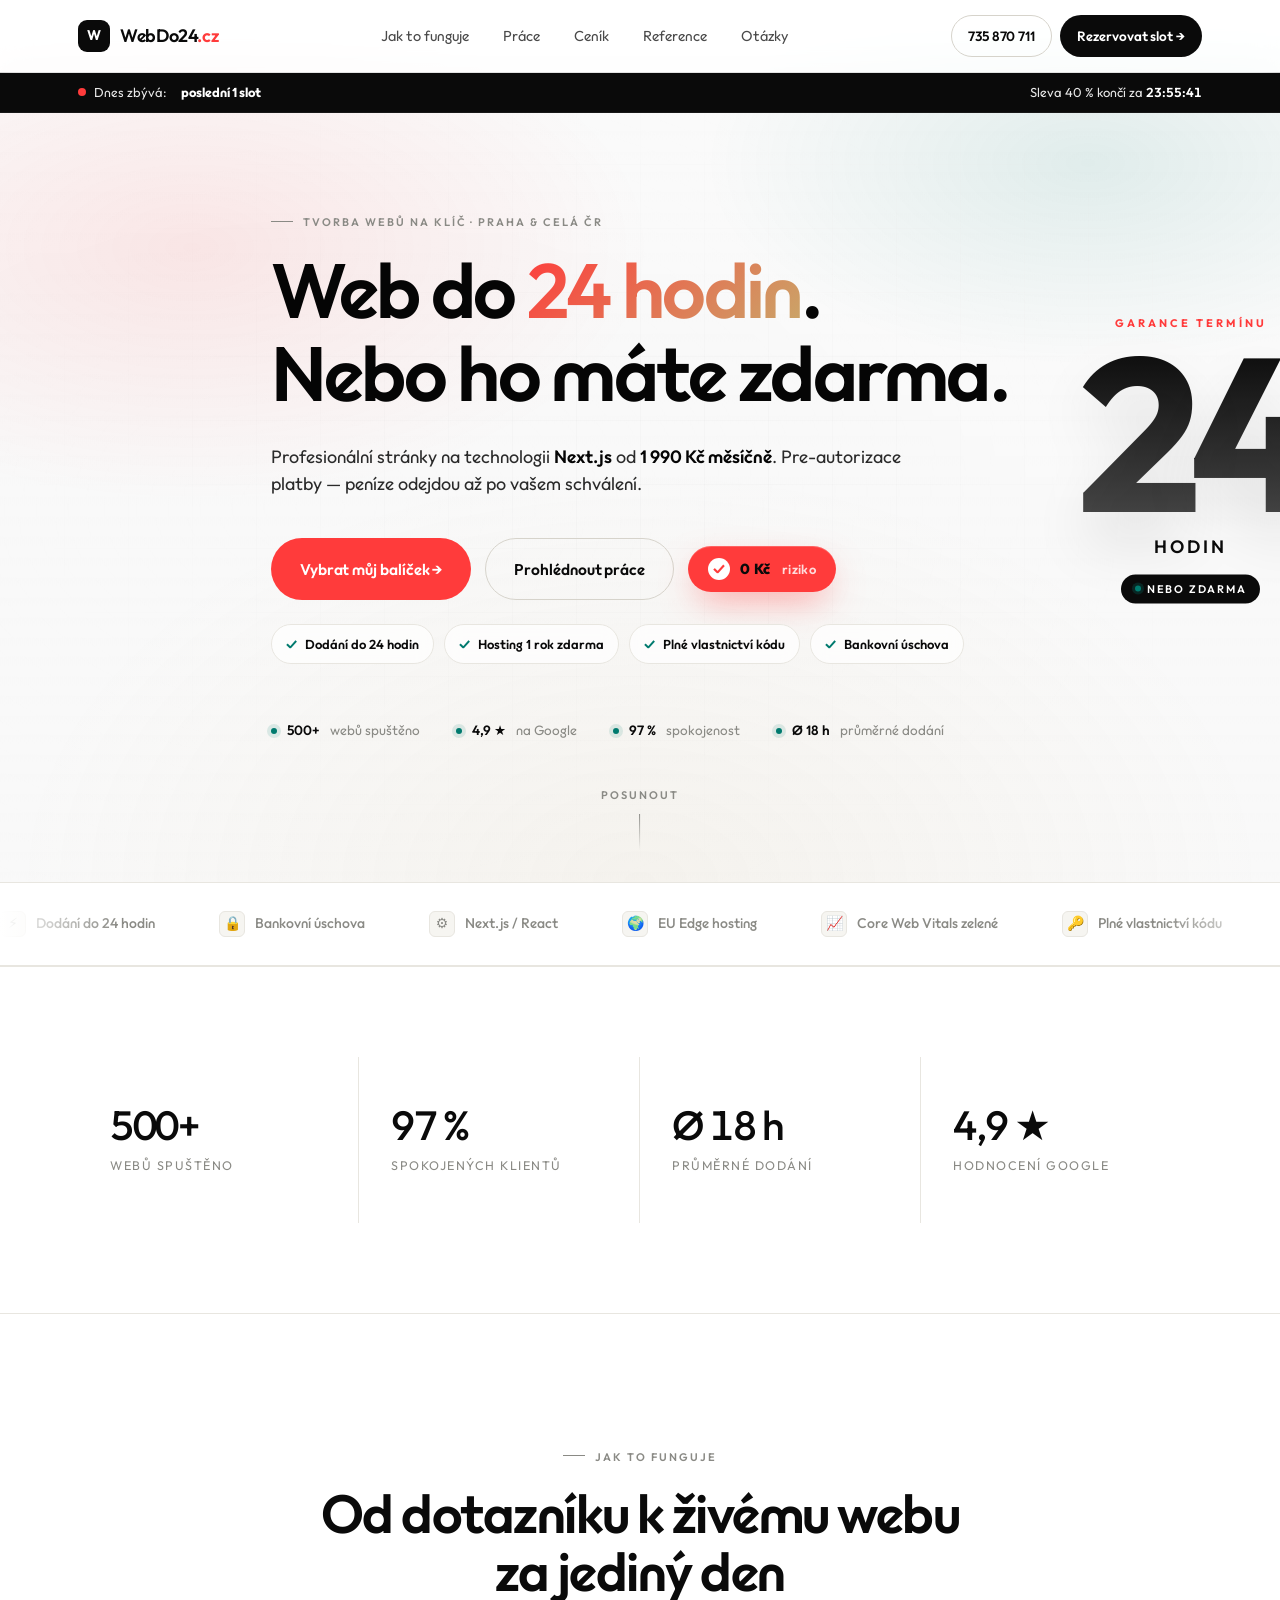
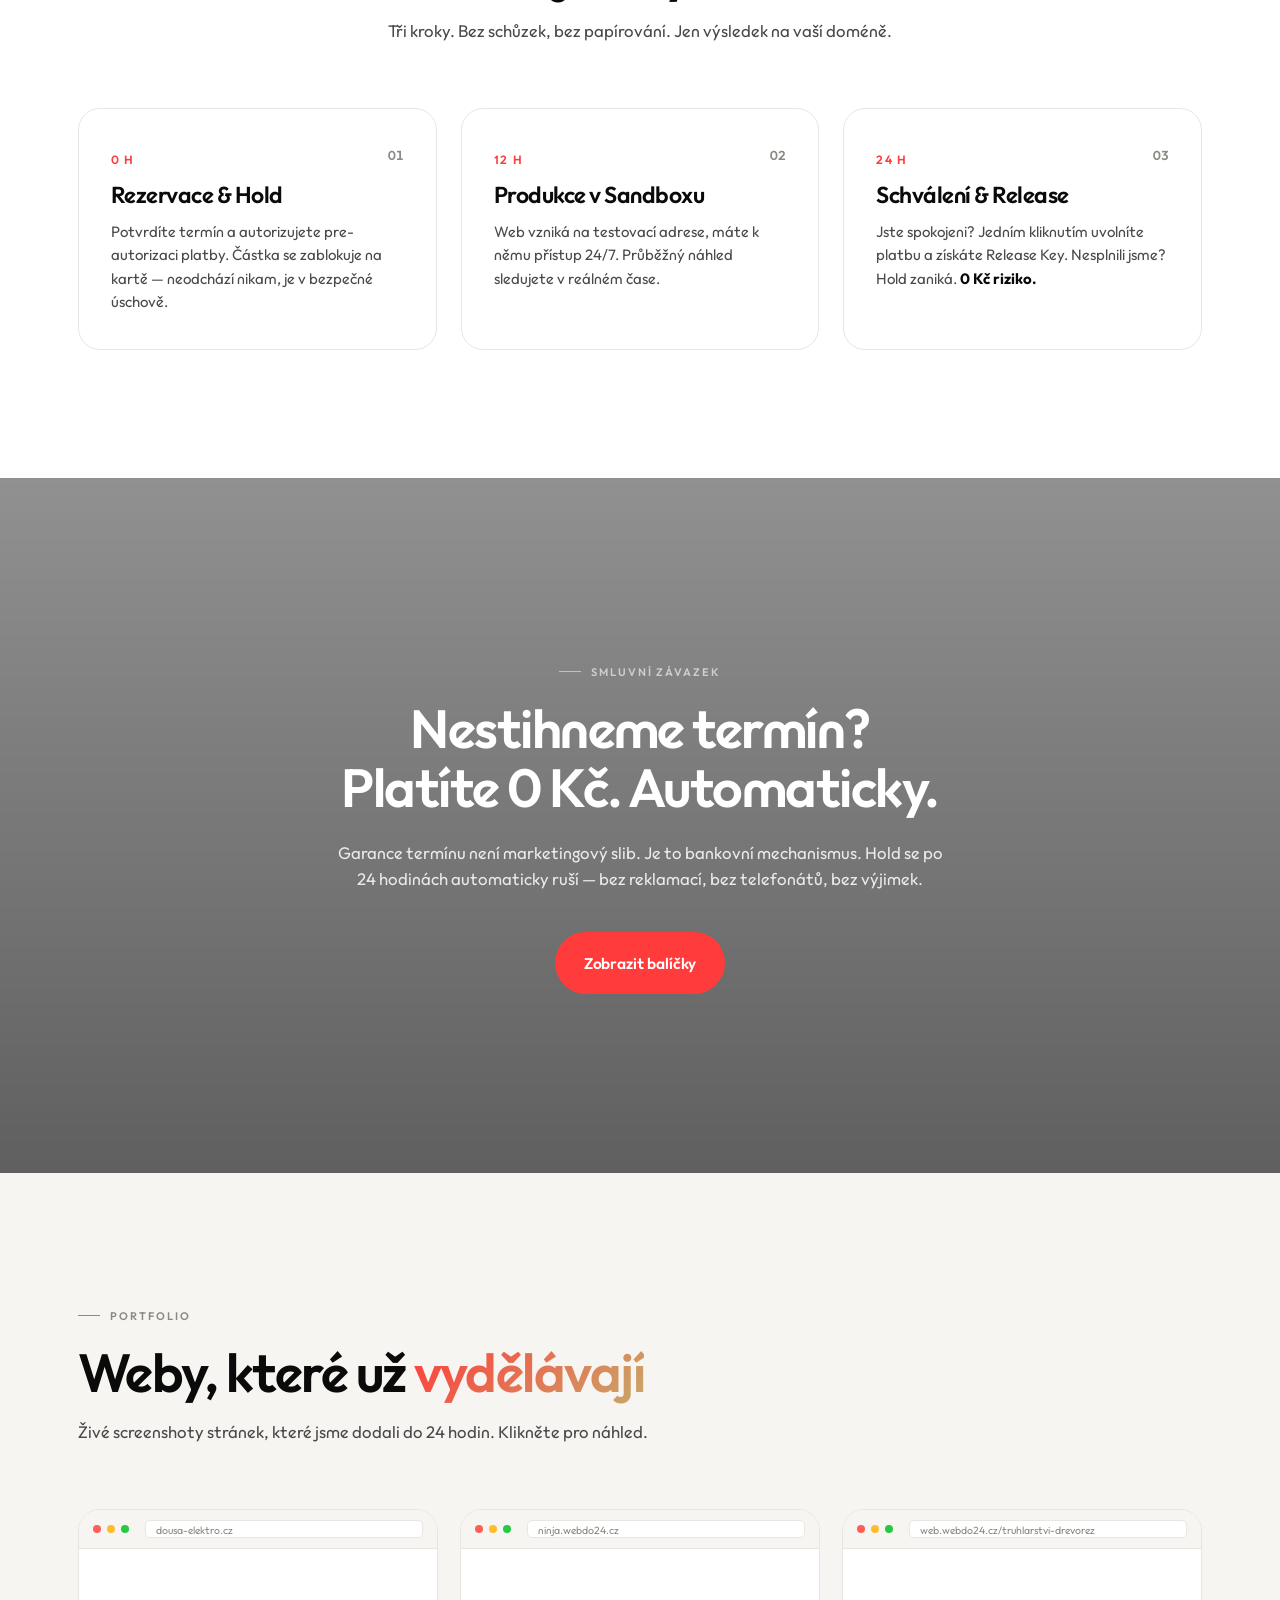
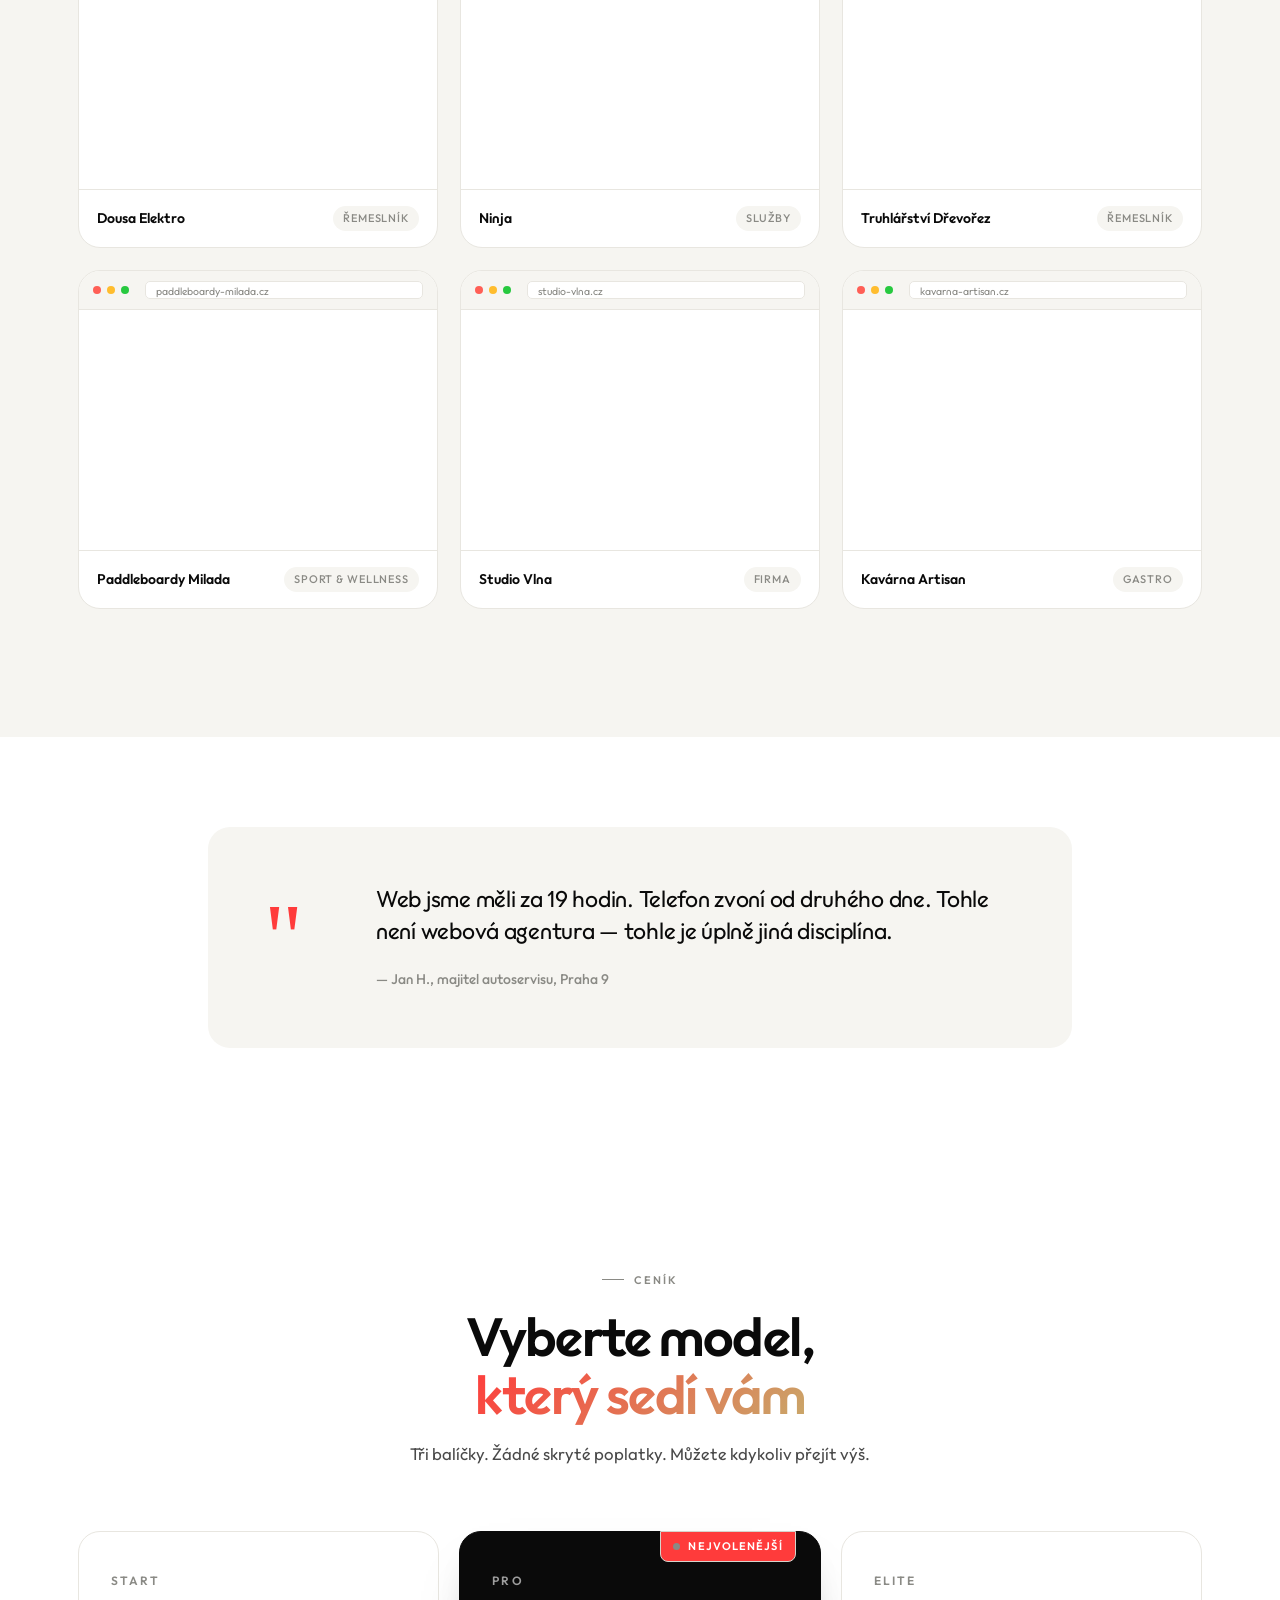
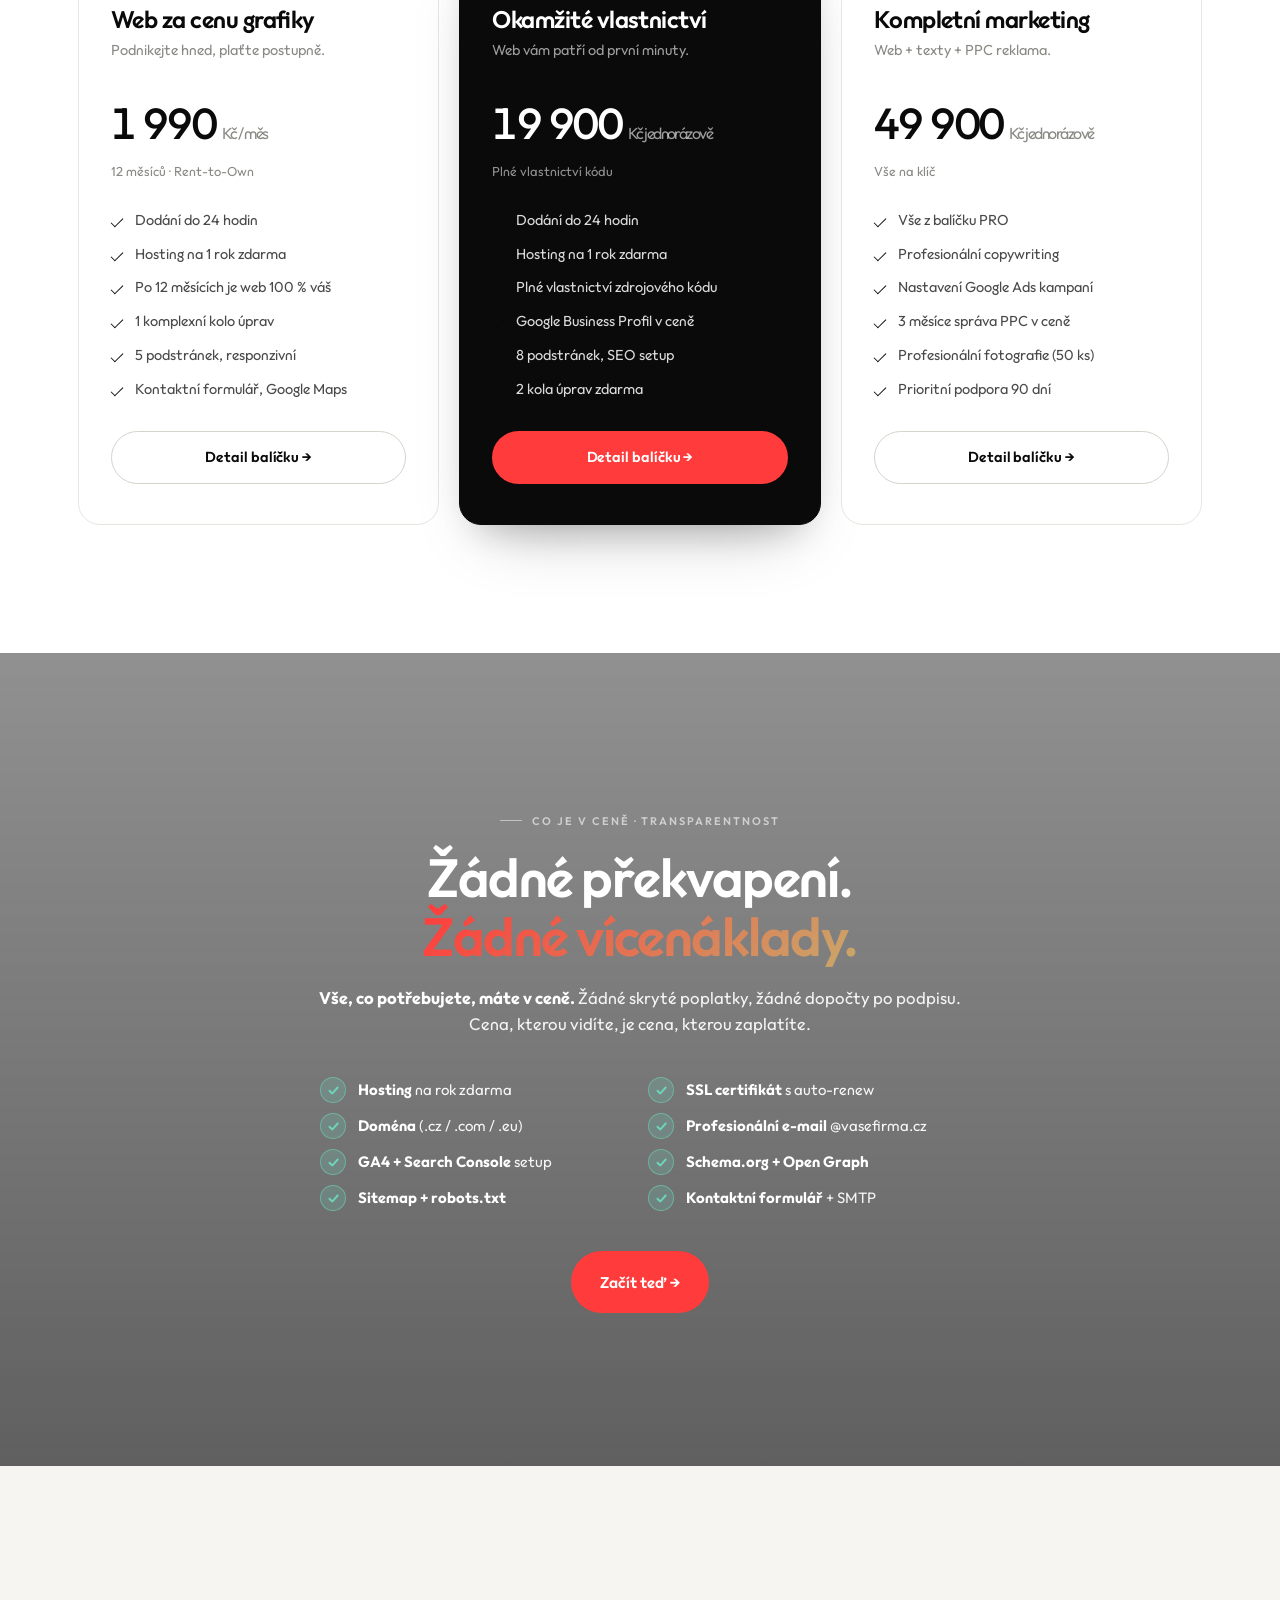
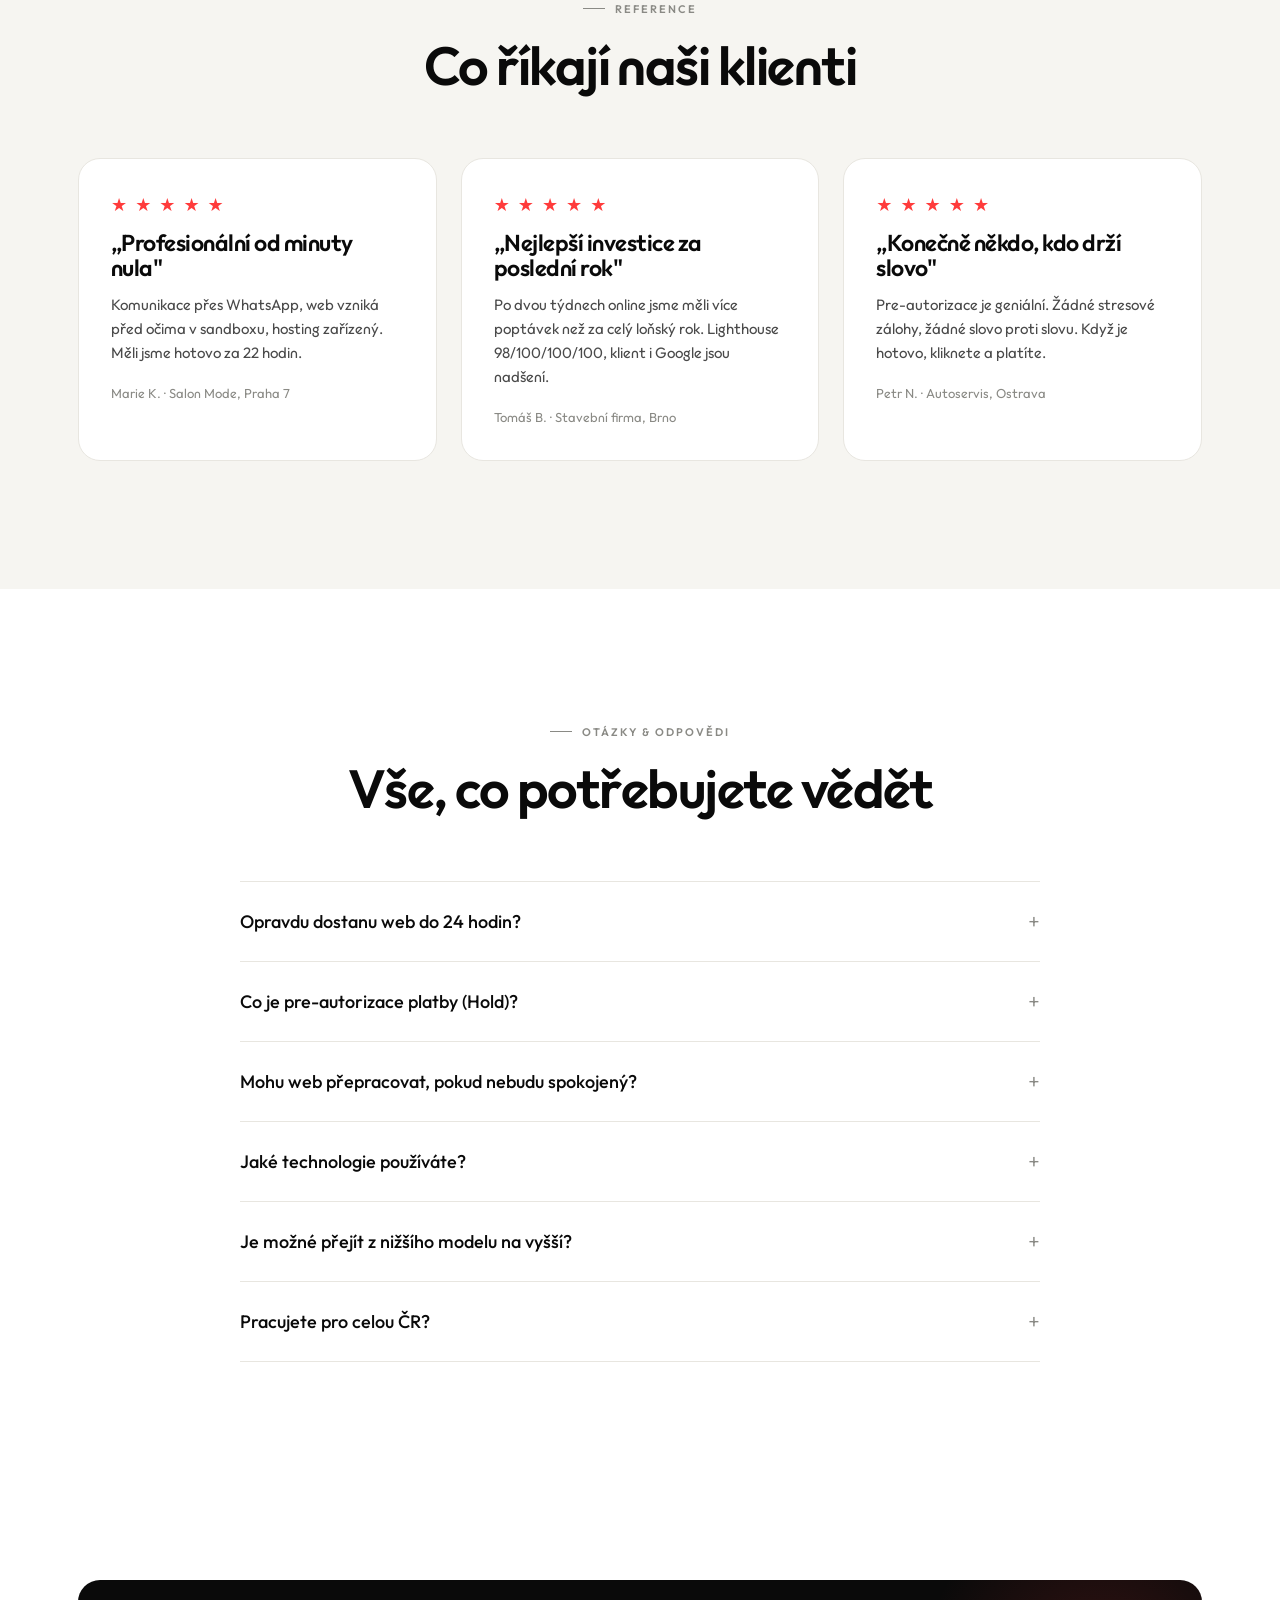
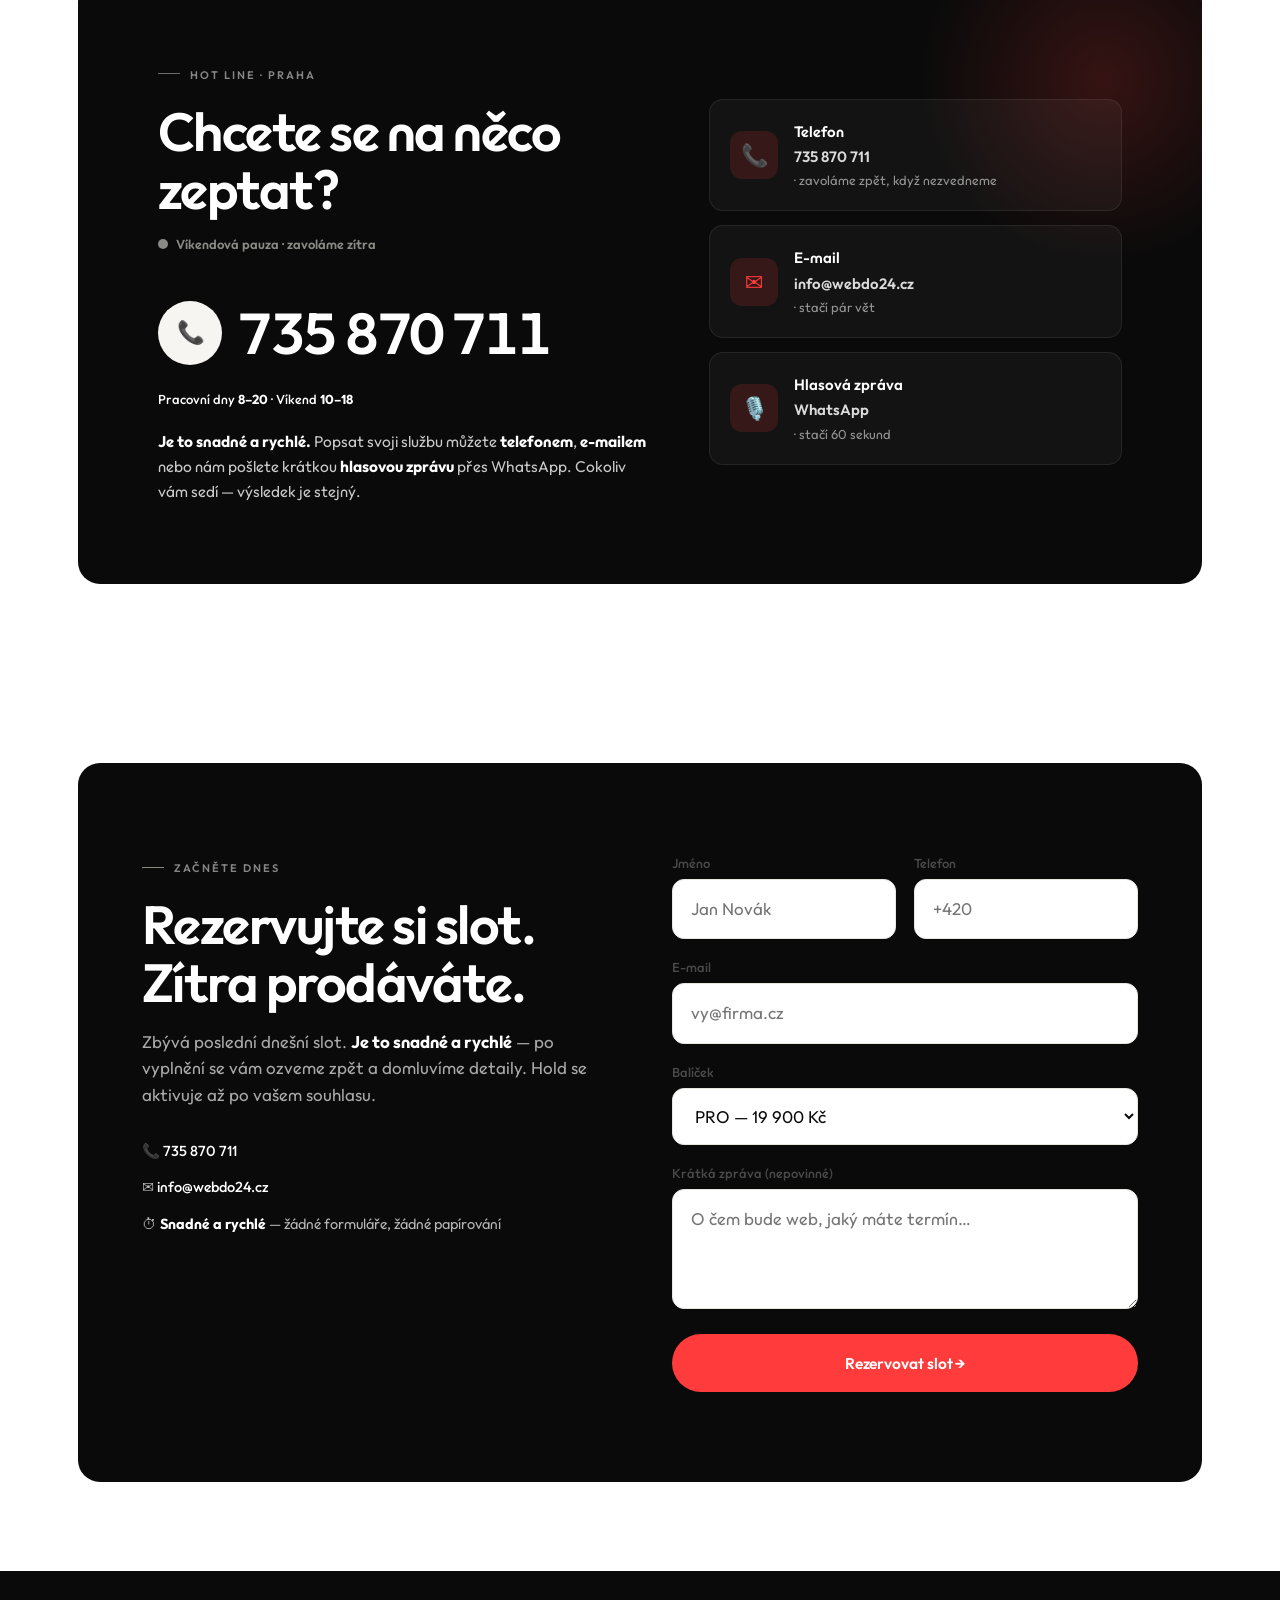
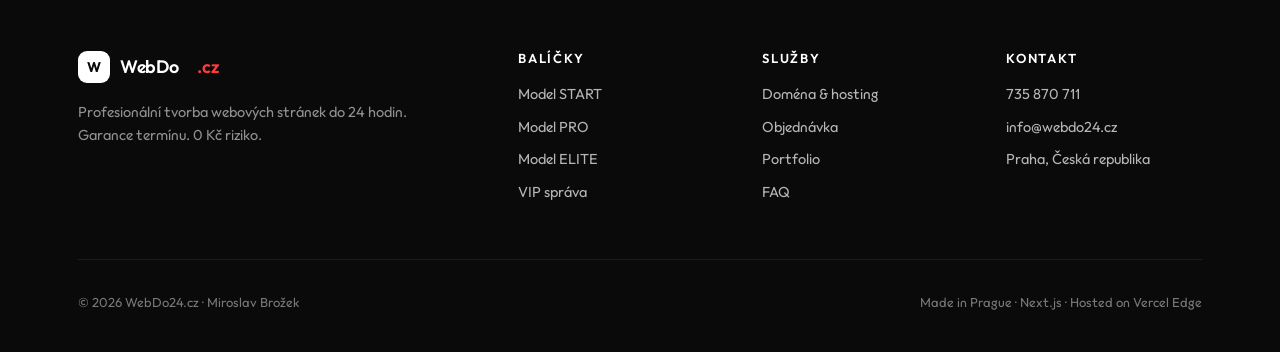
<file: index.html>
<!DOCTYPE html>
<html lang="cs" class="scroll-smooth">
<head>
  <!-- Google Tag Manager -->
  <script>(function(w,d,s,l,i){w[l]=w[l]||[];w[l].push({'gtm.start':
  new Date().getTime(),event:'gtm.js'});var f=d.getElementsByTagName(s)[0],
  j=d.createElement(s),dl=l!='dataLayer'?'&l='+l:'';j.async=true;j.src=
  'https://www.googletagmanager.com/gtm.js?id='+i+dl;f.parentNode.insertBefore(j,f);
  })(window,document,'script','dataLayer','GTM-KJNB99JZ');</script>
  <!-- End Google Tag Manager -->
  <meta charset="UTF-8">

  <!-- Microsoft Clarity -->
  <script type="text/javascript">
    (function(c,l,a,r,i,t,y){
        c[a]=c[a]||function(){(c[a].q=c[a].q||[]).push(arguments)};
        t=l.createElement(r);t.async=1;t.src="https://www.clarity.ms/tag/"+i;
        y=l.getElementsByTagName(r)[0];y.parentNode.insertBefore(t,y);
    })(window, document, "clarity", "script", "wom81btrto");
  </script>
  <meta name="viewport" content="width=device-width, initial-scale=1.0">

  <!-- Primary SEO -->
  <title>Tvorba webových stránek do 24 hodin | WebDo24.cz — od 1 990 Kč</title>
  <meta name="description" content="Profesionální webové stránky do 24 hodin s garancí. Pokud nestihneme, neplatíte nic. Od 1 990 Kč/měsíc nebo 19 900 Kč jednorázově. Pre-autorizace — 0 Kč riziko.">
  <meta name="keywords" content="tvorba webových stránek, web do 24 hodin, rychlé weby, webdesign cena, profesionální web levně, web pro firmy, webdo24">
  <meta name="author" content="Miroslav Brožek | webdo24.cz">
  <meta name="robots" content="index, follow, max-image-preview:large, max-snippet:-1, max-video-preview:-1">
  <meta name="theme-color" content="#ffffff">
  <link rel="canonical" href="https://www.webdo24.cz/">

  <!-- Open Graph -->
  <meta property="og:type" content="website">
  <meta property="og:locale" content="cs_CZ">
  <meta property="og:site_name" content="WebDo24.cz">
  <meta property="og:url" content="https://www.webdo24.cz/">
  <meta property="og:title" content="Tvorba webových stránek do 24 hodin | WebDo24.cz">
  <meta property="og:description" content="Profesionální webové stránky do 24 hodin s garancí vrácení peněz. Pre-autorizace — neplatíte dokud nejste spokojeni. Od 1 990 Kč/měsíc.">
  <meta property="og:image" content="https://www.webdo24.cz/og-image.jpg">
  <meta property="og:image:width" content="1200">
  <meta property="og:image:height" content="630">

  <!-- Twitter Card -->
  <meta name="twitter:card" content="summary_large_image">
  <meta name="twitter:title" content="Tvorba webových stránek do 24 hodin | WebDo24.cz">
  <meta name="twitter:description" content="Profesionální web do 24 hodin s garancí. 0 Kč riziko. Od 1 990 Kč/měsíc.">
  <meta name="twitter:image" content="https://www.webdo24.cz/og-image.jpg">

  <!-- JSON-LD Structured Data -->
  <script type="application/ld+json">
  {
    "@context": "https://schema.org",
    "@graph": [
      {
        "@type": "WebSite",
        "@id": "https://www.webdo24.cz/#website",
        "url": "https://www.webdo24.cz",
        "name": "WebDo24.cz",
        "description": "Tvorba profesionálních webových stránek do 24 hodin s garancí vrácení peněz",
        "inLanguage": "cs",
        "potentialAction": {
          "@type": "SearchAction",
          "target": "https://www.webdo24.cz/?q={search_term_string}",
          "query-input": "required name=search_term_string"
        }
      },
      {
        "@type": ["Organization", "ProfessionalService"],
        "@id": "https://www.webdo24.cz/#organization",
        "name": "WebDo24.cz",
        "alternateName": "WebDo24",
        "url": "https://www.webdo24.cz",
        "logo": "https://www.webdo24.cz/og-image.jpg",
        "image": "https://www.webdo24.cz/og-image.jpg",
        "description": "Profesionální tvorba webových stránek do 24 hodin. Garance termínu nebo platíte 0 Kč. Pre-autorizace chrání váš rozpočet.",
        "telephone": "+420735870711",
        "email": "info@webdo24.cz",
        "founder": { "@type": "Person", "name": "Miroslav Brožek" },
        "address": { "@type": "PostalAddress", "addressLocality": "Praha", "addressCountry": "CZ" },
        "areaServed": { "@type": "Country", "name": "Česká republika" },
        "serviceType": ["Tvorba webových stránek", "Webdesign", "Web development", "SEO"],
        "priceRange": "1990 Kč – 49900 Kč",
        "aggregateRating": { "@type": "AggregateRating", "ratingValue": "4.9", "reviewCount": "127", "bestRating": "5", "worstRating": "1" },
        "hasOfferCatalog": {
          "@type": "OfferCatalog",
          "name": "Balíčky tvorby webových stránek",
          "itemListElement": [
            { "@type": "Offer", "name": "Model START", "price": "1990", "priceCurrency": "CZK", "url": "https://www.webdo24.cz/model-start.html" },
            { "@type": "Offer", "name": "Model PRO", "price": "19900", "priceCurrency": "CZK", "url": "https://www.webdo24.cz/model-pro.html" },
            { "@type": "Offer", "name": "Model ELITE", "price": "49900", "priceCurrency": "CZK", "url": "https://www.webdo24.cz/model-elite.html" }
          ]
        },
        "sameAs": [
          "https://www.facebook.com/webdo24",
          "https://www.instagram.com/webdo24.cz"
        ]
      },
      {
        "@type": "HowTo",
        "name": "Jak funguje tvorba webu za 24 hodin",
        "description": "Tři kroky od dotazníku k živému webu na vaší doméně.",
        "totalTime": "PT24H",
        "step": [
          { "@type": "HowToStep", "position": 1, "name": "Rezervace a Hold", "text": "Potvrdíte termín a autorizujete pre-autorizaci platby. Částka se zablokuje na kartě, peníze v úschově." },
          { "@type": "HowToStep", "position": 2, "name": "Produkce v sandboxu", "text": "Web vzniká na testovací adrese, máte přístup 24/7 a sledujete pokrok v reálném čase." },
          { "@type": "HowToStep", "position": 3, "name": "Schválení a Release", "text": "Klikem uvolníte platbu a získáte Release Key. Nesplnili jsme? Hold zaniká, 0 Kč riziko." }
        ]
      },
      {
        "@type": "FAQPage",
        "@id": "https://www.webdo24.cz/#faq",
        "mainEntity": [
          { "@type": "Question", "name": "Opravdu dostanu web do 24 hodin?", "acceptedAnswer": { "@type": "Answer", "text": "Ano. Garantujeme doručení náhledu do 24 hodin od vyplnění dotazníku. Průměrná doba dodání je 18 hodin. Po schválení web spouštíme na vaší doméně do 2–4 hodin. Pokud nestíháme, vrátíme zálohu v plné výši." } },
          { "@type": "Question", "name": "Co je pre-autorizace platby (Hold)?", "acceptedAnswer": { "@type": "Answer", "text": "Pre-autorizace je bankovní mechanismus, který zablokuje částku na vaší kartě bez toho, aby ji stáhl. Peníze odejdou až poté, co vy sami schválíte hotový web. Pokud nedodáme do 24 hodin, Hold automaticky zaniká a neplatíte nic." } },
          { "@type": "Question", "name": "Mohu web přepracovat, pokud nebudu spokojený?", "acceptedAnswer": { "@type": "Answer", "text": "Všechny modely zahrnují 1 komplexní kolo úprav zdarma po odevzdání webu. Lze doladit barvy, přepsat texty nebo upravit strukturu menu." } },
          { "@type": "Question", "name": "Jaké technologie používáte při tvorbě webů?", "acceptedAnswer": { "@type": "Answer", "text": "Moderní stack: HTML5, CSS3, vanilla JavaScript nebo Next.js/React. Hosting na CDN s EU edge uzly. Všechny weby mají Core Web Vitals v zelené zóně." } },
          { "@type": "Question", "name": "Je možné přejít z nižšího modelu na vyšší?", "acceptedAnswer": { "@type": "Answer", "text": "Ano, upgrade z START na PRO nebo ELITE je kdykoliv možný. Doplatek se vypočítá poměrově." } },
          { "@type": "Question", "name": "Vytváříte weby pro celou Českou republiku?", "acceptedAnswer": { "@type": "Answer", "text": "Ano, pracujeme vzdáleně pro klienty z celé ČR. Veškerá komunikace probíhá online, web vzniká v sandboxu přístupném 24/7." } }
        ]
      }
    ]
  }
  </script>

  <!-- Fonts -->
  <link rel="preconnect" href="https://fonts.googleapis.com">
  <link rel="preconnect" href="https://fonts.gstatic.com" crossorigin>
  <link href="https://fonts.googleapis.com/css2?family=Outfit:wght@300;400;500;600;700&display=swap" rel="stylesheet">

  <link rel="stylesheet" href="styles.css">
</head>
<body>
<!-- Google Tag Manager (noscript) -->
<noscript><iframe src="https://www.googletagmanager.com/ns.html?id=GTM-KJNB99JZ"
height="0" width="0" style="display:none;visibility:hidden"></iframe></noscript>
<!-- End Google Tag Manager (noscript) -->

<!-- Notifications -->
<div id="notif-wrap" aria-live="polite" aria-atomic="false"></div>

<!-- Portfolio Modal -->
<div id="portfolio-modal" class="modal" aria-hidden="true">
  <div class="modal-inner">
    <div class="modal-bar">
      <button id="portfolio-modal-close" class="modal-close" aria-label="Zavřít">× Zavřít</button>
      <div class="modal-url" id="portfolio-modal-url">webdo24.cz</div>
      <a id="portfolio-modal-external" href="#" target="_blank" rel="noopener" class="modal-ext">Otevřít v novém okně ↗</a>
    </div>
    <iframe id="portfolio-modal-iframe" src="" title="Náhled webu"></iframe>
  </div>
</div>

<!-- ========== HEADER ========== -->
<header class="site-header" id="siteHeader">
  <div class="row">
    <a href="index.html" class="brand" aria-label="WebDo24.cz">
      <span class="brand-mark">W</span>
      <span>WebDo<b>24</b><span class="dot">.cz</span></span>
    </a>

    <nav class="nav" aria-label="Hlavní navigace">
      <a href="#jak">Jak to funguje</a>
      <a href="#portfolio">Práce</a>
      <a href="#cenik">Ceník</a>
      <a href="#reference">Reference</a>
      <a href="#faq">Otázky</a>
    </nav>

    <div class="header-cta">
      <a href="tel:735870711" class="btn btn-ghost btn-sm">735 870 711</a>
      <a href="#kontakt" class="btn btn-primary btn-sm">Rezervovat slot →</a>
    </div>

    <button class="menu-toggle" id="menuToggle" aria-label="Menu">
      <span></span><span></span><span></span>
    </button>
  </div>

  <div class="mob-menu" id="mobMenu">
    <a href="#jak">Jak to funguje</a>
    <a href="#portfolio">Práce</a>
    <a href="#cenik">Ceník</a>
    <a href="#reference">Reference</a>
    <a href="#faq">Otázky</a>
    <a href="tel:735870711" class="btn btn-ghost">📞 735 870 711</a>
    <a href="#kontakt" class="btn btn-primary">Rezervovat slot →</a>
  </div>
</header>

<!-- ========== LIVE RIBBON ========== -->
<div class="ribbon">
  <div class="row">
    <span class="live">Dnes zbývá: <b style="color:#fff;margin-left:6px">poslední 1 slot</b></span>
    <span>Sleva 40 % končí za <span id="slot-timer" class="timer">--:--:--</span></span>
  </div>
</div>

<main class="ribbon-shift">

<!-- ========== HERO ========== -->
<section class="hero" id="hero">
  <div class="hero-bg" data-parallax="0.32"
       style="background-image: url('https://images.unsplash.com/photo-1517245386807-bb43f82c33c4?auto=format&fit=crop&w=2400&q=80');"></div>
  <div class="hero-mesh"></div>
  <div class="hero-grid"></div>

  <!-- Velký 24h badge -->
  <div class="hero-24" aria-hidden="true">
    <div class="label-top">Garance termínu</div>
    <div class="num">24</div>
    <div class="unit">hodin</div>
    <div class="stamp">nebo zdarma</div>
  </div>

  <div class="wrap">
    <div class="hero-inner rev">
      <p class="eyebrow">Tvorba webů na klíč · Praha &amp; celá ČR</p>
      <h1>
        Web do <em>24 hodin</em>.<br>
        Nebo ho máte zdarma.
      </h1>
      <p class="lead">
        Profesionální stránky na technologii <b>Next.js</b> od <b>1 990 Kč měsíčně</b>.
        Pre-autorizace platby — peníze odejdou až po vašem schválení.
      </p>

      <div class="hero-actions">
        <a href="#cenik" class="btn btn-accent btn-lg">Vybrat můj balíček →</a>
        <a href="#portfolio" class="btn btn-ghost btn-lg">Prohlédnout práce</a>
        <span class="risk-pill" aria-label="Žádné riziko"><b>0 Kč</b> <span class="small">riziko</span></span>
      </div>

      <div class="trust-chips">
        <span class="trust-chip">Dodání do 24 hodin</span>
        <span class="trust-chip">Hosting 1 rok zdarma</span>
        <span class="trust-chip">Plné vlastnictví kódu</span>
        <span class="trust-chip">Bankovní úschova</span>
      </div>

      <div class="hero-meta">
        <div><span class="dot"></span><b>500+</b> webů spuštěno</div>
        <div><span class="dot"></span><b>4,9 ★</b> na Google</div>
        <div><span class="dot"></span><b>97 %</b> spokojenost</div>
        <div><span class="dot"></span><b>Ø 18 h</b> průměrné dodání</div>
      </div>
    </div>
  </div>

  <a href="#jak" class="scroll-hint" aria-label="Posunout dolů">
    <span>Posunout</span>
    <span class="line"></span>
  </a>
</section>

<!-- ========== TRUST MARQUEE ========== -->
<div class="marquee" aria-label="Co všechno dostanete">
  <div class="marquee-track">
    <span class="marquee-item"><span class="ic">⚡</span>Dodání do 24 hodin</span>
    <span class="marquee-item"><span class="ic">🔒</span>Bankovní úschova</span>
    <span class="marquee-item"><span class="ic">⚙️</span>Next.js / React</span>
    <span class="marquee-item"><span class="ic">🌍</span>EU Edge hosting</span>
    <span class="marquee-item"><span class="ic">📈</span>Core Web Vitals zelené</span>
    <span class="marquee-item"><span class="ic">🔑</span>Plné vlastnictví kódu</span>
    <span class="marquee-item"><span class="ic">📊</span>GA4 + Search Console</span>
    <span class="marquee-item"><span class="ic">✉️</span>Profesionální e-mail</span>
    <!-- duplicate for infinite loop -->
    <span class="marquee-item"><span class="ic">⚡</span>Dodání do 24 hodin</span>
    <span class="marquee-item"><span class="ic">🔒</span>Bankovní úschova</span>
    <span class="marquee-item"><span class="ic">⚙️</span>Next.js / React</span>
    <span class="marquee-item"><span class="ic">🌍</span>EU Edge hosting</span>
    <span class="marquee-item"><span class="ic">📈</span>Core Web Vitals zelené</span>
    <span class="marquee-item"><span class="ic">🔑</span>Plné vlastnictví kódu</span>
    <span class="marquee-item"><span class="ic">📊</span>GA4 + Search Console</span>
    <span class="marquee-item"><span class="ic">✉️</span>Profesionální e-mail</span>
  </div>
</div>

<!-- ========== STATS ========== -->
<section class="stats tight">
  <div class="wrap">
    <div class="grid">
      <div class="cell rev"><div class="num">500+</div><div class="lbl">webů spuštěno</div></div>
      <div class="cell rev" style="transition-delay:.06s"><div class="num">97 %</div><div class="lbl">spokojených klientů</div></div>
      <div class="cell rev" style="transition-delay:.12s"><div class="num">Ø 18 h</div><div class="lbl">průměrné dodání</div></div>
      <div class="cell rev" style="transition-delay:.18s"><div class="num">4,9 ★</div><div class="lbl">hodnocení Google</div></div>
    </div>
  </div>
</section>

<!-- ========== HOW IT WORKS ========== -->
<section id="jak">
  <div class="wrap">
    <div class="section-head center rev">
      <p class="eyebrow">Jak to funguje</p>
      <h2>Od dotazníku k živému webu<br>za jediný den</h2>
      <p class="lead" style="margin: 18px auto 0;">
        Tři kroky. Bez schůzek, bez papírování. Jen výsledek na vaší doméně.
      </p>
    </div>

    <div class="steps">
      <div class="step rev">
        <span class="step-num">01</span>
        <span class="step-time">0 h</span>
        <h3>Rezervace &amp; Hold</h3>
        <p>Potvrdíte termín a autorizujete pre-autorizaci platby. Částka se zablokuje na kartě — neodchází nikam, je v bezpečné úschově.</p>
      </div>
      <div class="step rev" style="transition-delay:.1s">
        <span class="step-num">02</span>
        <span class="step-time">12 h</span>
        <h3>Produkce v Sandboxu</h3>
        <p>Web vzniká na testovací adrese, máte k němu přístup 24/7. Průběžný náhled sledujete v reálném čase.</p>
      </div>
      <div class="step rev" style="transition-delay:.2s">
        <span class="step-num">03</span>
        <span class="step-time">24 h</span>
        <h3>Schválení &amp; Release</h3>
        <p>Jste spokojeni? Jedním kliknutím uvolníte platbu a získáte Release Key. Nesplnili jsme? Hold zaniká. <b>0 Kč riziko.</b></p>
      </div>
    </div>
  </div>
</section>

<!-- ========== PARALLAX BREAK — GARANCE TERMÍNU (clock/precision) ========== -->
<section class="parallax" style="padding: clamp(120px, 14vw, 200px) 0;">
  <div class="parallax-bg" data-parallax="0.3"
       style="background-image: url('https://images.unsplash.com/photo-1495364141860-b0d03eccd065?auto=format&fit=crop&w=2400&q=80');"></div>

  <div class="wrap-tight rev" style="text-align: center;">
    <p class="eyebrow">Smluvní závazek</p>
    <h2 style="margin-bottom: 24px;">Nestihneme termín?<br>Platíte 0 Kč. Automaticky.</h2>
    <p class="lead" style="margin: 0 auto; color: rgba(255,255,255,.85);">
      Garance termínu není marketingový slib. Je to bankovní mechanismus.
      Hold se po 24 hodinách automaticky ruší — bez reklamací, bez telefonátů, bez výjimek.
    </p>
    <div style="margin-top: 40px;">
      <a href="#cenik" class="btn btn-accent btn-lg">Zobrazit balíčky</a>
    </div>
  </div>
</section>

<!-- ========== PORTFOLIO ========== -->
<section id="portfolio" style="background: var(--bg-alt);">
  <div class="wrap">
    <div class="section-head rev">
      <p class="eyebrow">Portfolio</p>
      <h2>Weby, které už <span class="grad-text">vydělávají</span></h2>
      <p class="lead" style="margin-top: 18px;">
        Živé screenshoty stránek, které jsme dodali do 24 hodin. Klikněte pro náhled.
      </p>
    </div>

    <div class="work-grid">
      <div class="work rev" onclick="openPortfolio('https://dousa-elektro.cz','Dousa Elektro')">
        <div class="work-chrome"><span></span><span></span><span></span><div class="addr">dousa-elektro.cz</div></div>
        <div class="work-frame"><iframe src="https://dousa-elektro.cz" loading="lazy" title="Dousa Elektro"></iframe></div>
        <div class="work-meta"><span>Dousa Elektro</span><span class="tag-mini">Řemeslník</span></div>
      </div>

      <div class="work rev" style="transition-delay:.08s" onclick="openPortfolio('https://ninja.webdo24.cz','Ninja')">
        <div class="work-chrome"><span></span><span></span><span></span><div class="addr">ninja.webdo24.cz</div></div>
        <div class="work-frame"><iframe src="https://ninja.webdo24.cz" loading="lazy" title="Ninja WebDo24"></iframe></div>
        <div class="work-meta"><span>Ninja</span><span class="tag-mini">Služby</span></div>
      </div>

      <div class="work rev" style="transition-delay:.16s" onclick="openPortfolio('https://web.webdo24.cz/truhlarstvi-drevorez/index.html','Truhlářství Dřevořez')">
        <div class="work-chrome"><span></span><span></span><span></span><div class="addr">web.webdo24.cz/truhlarstvi-drevorez</div></div>
        <div class="work-frame"><iframe src="https://web.webdo24.cz/truhlarstvi-drevorez/index.html" loading="lazy" title="Truhlářství Dřevořez"></iframe></div>
        <div class="work-meta"><span>Truhlářství Dřevořez</span><span class="tag-mini">Řemeslník</span></div>
      </div>

      <div class="work rev" onclick="openPortfolio('https://paddleboardy-milada.cz','Paddleboardy Milada')">
        <div class="work-chrome"><span></span><span></span><span></span><div class="addr">paddleboardy-milada.cz</div></div>
        <div class="work-frame"><iframe src="https://paddleboardy-milada.cz" loading="lazy" title="Paddleboardy Milada"></iframe></div>
        <div class="work-meta"><span>Paddleboardy Milada</span><span class="tag-mini">Sport &amp; Wellness</span></div>
      </div>

      <div class="work rev" style="transition-delay:.08s" onclick="openPortfolio('https://web.webdo24.cz/','Studio Vlna')">
        <div class="work-chrome"><span></span><span></span><span></span><div class="addr">studio-vlna.cz</div></div>
        <div class="work-frame img" style="background-image: url('https://images.unsplash.com/photo-1497366811353-6870744d04b2?auto=format&fit=crop&w=1200&q=80');"></div>
        <div class="work-meta"><span>Studio Vlna</span><span class="tag-mini">Firma</span></div>
      </div>

      <div class="work rev" style="transition-delay:.16s" onclick="openPortfolio('https://web.webdo24.cz/','Kavárna Artisan')">
        <div class="work-chrome"><span></span><span></span><span></span><div class="addr">kavarna-artisan.cz</div></div>
        <div class="work-frame img" style="background-image: url('https://images.unsplash.com/photo-1554118811-1e0d58224f24?auto=format&fit=crop&w=1200&q=80');"></div>
        <div class="work-meta"><span>Kavárna Artisan</span><span class="tag-mini">Gastro</span></div>
      </div>
    </div>
  </div>
</section>

<!-- ========== QUOTE / TESTIMONIAL ========== -->
<section class="tight">
  <div class="wrap-tight">
    <div class="quote rev">
      <div class="quote-mark">"</div>
      <div>
        <p>Web jsme měli za 19 hodin. Telefon zvoní od druhého dne. Tohle není webová agentura — tohle je úplně jiná disciplína.</p>
        <cite>— Jan H., majitel autoservisu, Praha 9</cite>
      </div>
    </div>
  </div>
</section>

<!-- ========== PRICING ========== -->
<section id="cenik">
  <div class="wrap">
    <div class="section-head center rev">
      <p class="eyebrow">Ceník</p>
      <h2>Vyberte model,<br><span class="grad-text">který sedí vám</span></h2>
      <p class="lead" style="margin: 18px auto 0;">
        Tři balíčky. Žádné skryté poplatky. Můžete kdykoliv přejít výš.
      </p>
    </div>

    <div class="pricing">
      <div class="plan rev">
        <span class="tier">START</span>
        <h3>Web za cenu grafiky</h3>
        <p class="sub">Podnikejte hned, plaťte postupně.</p>
        <div class="price">1 990<small> Kč / měs</small></div>
        <div class="meta">12 měsíců · Rent-to-Own</div>
        <ul>
          <li>Dodání do 24 hodin</li>
          <li>Hosting na 1 rok zdarma</li>
          <li>Po 12 měsících je web 100 % váš</li>
          <li>1 komplexní kolo úprav</li>
          <li>5 podstránek, responzivní</li>
          <li>Kontaktní formulář, Google Maps</li>
        </ul>
        <a href="model-start.html" class="btn btn-ghost">Detail balíčku →</a>
      </div>

      <div class="plan featured rev" style="transition-delay:.08s">
        <span class="badge">Nejvolenější</span>
        <span class="tier">PRO</span>
        <h3>Okamžité vlastnictví</h3>
        <p class="sub">Web vám patří od první minuty.</p>
        <div class="price">19 900<small> Kč jednorázově</small></div>
        <div class="meta">Plné vlastnictví kódu</div>
        <ul>
          <li>Dodání do 24 hodin</li>
          <li>Hosting na 1 rok zdarma</li>
          <li>Plné vlastnictví zdrojového kódu</li>
          <li>Google Business Profil v ceně</li>
          <li>8 podstránek, SEO setup</li>
          <li>2 kola úprav zdarma</li>
        </ul>
        <a href="model-pro.html" class="btn btn-accent">Detail balíčku →</a>
      </div>

      <div class="plan rev" style="transition-delay:.16s">
        <span class="tier">ELITE</span>
        <h3>Kompletní marketing</h3>
        <p class="sub">Web + texty + PPC reklama.</p>
        <div class="price">49 900<small> Kč jednorázově</small></div>
        <div class="meta">Vše na klíč</div>
        <ul>
          <li>Vše z balíčku PRO</li>
          <li>Profesionální copywriting</li>
          <li>Nastavení Google Ads kampaní</li>
          <li>3 měsíce správa PPC v ceně</li>
          <li>Profesionální fotografie (50 ks)</li>
          <li>Prioritní podpora 90 dní</li>
        </ul>
        <a href="model-elite.html" class="btn btn-ghost">Detail balíčku →</a>
      </div>
    </div>
  </div>
</section>

<!-- ========== PARALLAX 2 — CO JE V CENĚ ========== -->
<section class="parallax" style="padding: clamp(100px, 12vw, 160px) 0;">
  <div class="parallax-bg" data-parallax="0.25"
       style="background-image: url('https://images.unsplash.com/photo-1450101499163-c8848c66ca85?auto=format&fit=crop&w=2400&q=80');"></div>
  <div class="wrap-tight rev" style="text-align: center;">
    <p class="eyebrow">Co je v ceně · transparentnost</p>
    <h2 style="margin-bottom: 20px;">Žádné překvapení.<br><span class="grad-text">Žádné vícenáklady.</span></h2>
    <p class="lead" style="margin: 0 auto 40px; color: rgba(255,255,255,.92); max-width: 60ch;">
      <b style="color:#fff">Vše, co potřebujete, máte v ceně.</b> Žádné skryté poplatky, žádné dopočty po podpisu.
      Cena, kterou vidíte, je cena, kterou zaplatíte.
    </p>

    <!-- Pastelový checklist v ceně -->
    <div style="display: grid; grid-template-columns: repeat(2, minmax(0, 1fr)); gap: 10px 16px; max-width: 640px; margin: 0 auto 40px; text-align: left;">
      <div style="display:flex; align-items:center; gap:12px; font-size:15px; color:rgba(255,255,255,.94);">
        <span style="flex-shrink:0; width:26px; height:26px; border-radius:50%; background:rgba(109,214,184,.2); border:1.5px solid rgba(109,214,184,.55); display:grid; place-items:center; color:#6dd6b8; font-weight:800; font-size:13px;">✓</span>
        <span><b style="color:#fff">Hosting</b> na rok zdarma</span>
      </div>
      <div style="display:flex; align-items:center; gap:12px; font-size:15px; color:rgba(255,255,255,.94);">
        <span style="flex-shrink:0; width:26px; height:26px; border-radius:50%; background:rgba(109,214,184,.2); border:1.5px solid rgba(109,214,184,.55); display:grid; place-items:center; color:#6dd6b8; font-weight:800; font-size:13px;">✓</span>
        <span><b style="color:#fff">SSL certifikát</b> s auto-renew</span>
      </div>
      <div style="display:flex; align-items:center; gap:12px; font-size:15px; color:rgba(255,255,255,.94);">
        <span style="flex-shrink:0; width:26px; height:26px; border-radius:50%; background:rgba(109,214,184,.2); border:1.5px solid rgba(109,214,184,.55); display:grid; place-items:center; color:#6dd6b8; font-weight:800; font-size:13px;">✓</span>
        <span><b style="color:#fff">Doména</b> (.cz / .com / .eu)</span>
      </div>
      <div style="display:flex; align-items:center; gap:12px; font-size:15px; color:rgba(255,255,255,.94);">
        <span style="flex-shrink:0; width:26px; height:26px; border-radius:50%; background:rgba(109,214,184,.2); border:1.5px solid rgba(109,214,184,.55); display:grid; place-items:center; color:#6dd6b8; font-weight:800; font-size:13px;">✓</span>
        <span><b style="color:#fff">Profesionální e-mail</b> @vasefirma.cz</span>
      </div>
      <div style="display:flex; align-items:center; gap:12px; font-size:15px; color:rgba(255,255,255,.94);">
        <span style="flex-shrink:0; width:26px; height:26px; border-radius:50%; background:rgba(109,214,184,.2); border:1.5px solid rgba(109,214,184,.55); display:grid; place-items:center; color:#6dd6b8; font-weight:800; font-size:13px;">✓</span>
        <span><b style="color:#fff">GA4 + Search Console</b> setup</span>
      </div>
      <div style="display:flex; align-items:center; gap:12px; font-size:15px; color:rgba(255,255,255,.94);">
        <span style="flex-shrink:0; width:26px; height:26px; border-radius:50%; background:rgba(109,214,184,.2); border:1.5px solid rgba(109,214,184,.55); display:grid; place-items:center; color:#6dd6b8; font-weight:800; font-size:13px;">✓</span>
        <span><b style="color:#fff">Schema.org + Open Graph</b></span>
      </div>
      <div style="display:flex; align-items:center; gap:12px; font-size:15px; color:rgba(255,255,255,.94);">
        <span style="flex-shrink:0; width:26px; height:26px; border-radius:50%; background:rgba(109,214,184,.2); border:1.5px solid rgba(109,214,184,.55); display:grid; place-items:center; color:#6dd6b8; font-weight:800; font-size:13px;">✓</span>
        <span><b style="color:#fff">Sitemap + robots.txt</b></span>
      </div>
      <div style="display:flex; align-items:center; gap:12px; font-size:15px; color:rgba(255,255,255,.94);">
        <span style="flex-shrink:0; width:26px; height:26px; border-radius:50%; background:rgba(109,214,184,.2); border:1.5px solid rgba(109,214,184,.55); display:grid; place-items:center; color:#6dd6b8; font-weight:800; font-size:13px;">✓</span>
        <span><b style="color:#fff">Kontaktní formulář</b> + SMTP</span>
      </div>
    </div>

    <a href="#kontakt" class="btn btn-accent btn-lg">Začít teď →</a>
  </div>
</section>

<!-- ========== REFERENCE STRIP ========== -->
<section id="reference" style="background: var(--bg-alt);">
  <div class="wrap">
    <div class="section-head center rev">
      <p class="eyebrow">Reference</p>
      <h2>Co říkají naši klienti</h2>
    </div>

    <div class="steps">
      <div class="card rev">
        <div style="font-size: 18px; color: var(--accent); letter-spacing: 2px; margin-bottom: 12px;">★ ★ ★ ★ ★</div>
        <h3>„Profesionální od minuty nula"</h3>
        <p>Komunikace přes WhatsApp, web vzniká před očima v sandboxu, hosting zařízený. Měli jsme hotovo za 22 hodin.</p>
        <p style="margin-top: 18px; font-size: 13px; color: var(--ink-3);">Marie K. · Salon Mode, Praha 7</p>
      </div>
      <div class="card rev" style="transition-delay:.08s">
        <div style="font-size: 18px; color: var(--accent); letter-spacing: 2px; margin-bottom: 12px;">★ ★ ★ ★ ★</div>
        <h3>„Nejlepší investice za poslední rok"</h3>
        <p>Po dvou týdnech online jsme měli více poptávek než za celý loňský rok. Lighthouse 98/100/100/100, klient i Google jsou nadšení.</p>
        <p style="margin-top: 18px; font-size: 13px; color: var(--ink-3);">Tomáš B. · Stavební firma, Brno</p>
      </div>
      <div class="card rev" style="transition-delay:.16s">
        <div style="font-size: 18px; color: var(--accent); letter-spacing: 2px; margin-bottom: 12px;">★ ★ ★ ★ ★</div>
        <h3>„Konečně někdo, kdo drží slovo"</h3>
        <p>Pre-autorizace je geniální. Žádné stresové zálohy, žádné slovo proti slovu. Když je hotovo, kliknete a platíte.</p>
        <p style="margin-top: 18px; font-size: 13px; color: var(--ink-3);">Petr N. · Autoservis, Ostrava</p>
      </div>
    </div>
  </div>
</section>

<!-- ========== FAQ ========== -->
<section id="faq">
  <div class="wrap-tight">
    <div class="section-head center rev">
      <p class="eyebrow">Otázky &amp; odpovědi</p>
      <h2>Vše, co potřebujete vědět</h2>
    </div>

    <div class="faq rev">
      <div class="faq-item">
        <button class="faq-q">Opravdu dostanu web do 24 hodin?</button>
        <div class="faq-a"><div class="faq-a-inner">Ano. Garantujeme doručení náhledu do 24 hodin od vyplnění dotazníku. Průměrná doba dodání je 18 hodin. Po schválení web spouštíme na vaší doméně do 2–4 hodin. Pokud nestíháme, vrátíme zálohu v plné výši.</div></div>
      </div>
      <div class="faq-item">
        <button class="faq-q">Co je pre-autorizace platby (Hold)?</button>
        <div class="faq-a"><div class="faq-a-inner">Pre-autorizace je bankovní mechanismus, který zablokuje částku na vaší kartě bez toho, aby ji stáhl. Peníze odejdou až poté, co vy sami schválíte hotový web. Pokud nedodáme do 24 hodin, Hold automaticky zaniká a neplatíte nic.</div></div>
      </div>
      <div class="faq-item">
        <button class="faq-q">Mohu web přepracovat, pokud nebudu spokojený?</button>
        <div class="faq-a"><div class="faq-a-inner">Všechny modely zahrnují 1 komplexní kolo úprav zdarma po odevzdání webu. Lze doladit barvy, přepsat texty nebo upravit strukturu menu. Další úpravy jsou vícepráce dle sazebníku, vždy písemně naceněné předem.</div></div>
      </div>
      <div class="faq-item">
        <button class="faq-q">Jaké technologie používáte?</button>
        <div class="faq-a"><div class="faq-a-inner">Moderní stack: HTML5, CSS3, vanilla JavaScript nebo Next.js/React. Hosting na CDN s EU edge uzly. Všechny weby mají Core Web Vitals v zelené zóně, jsou SEO-ready a plně responzivní. Žádné zastaralé WordPress šablony.</div></div>
      </div>
      <div class="faq-item">
        <button class="faq-q">Je možné přejít z nižšího modelu na vyšší?</button>
        <div class="faq-a"><div class="faq-a-inner">Ano, upgrade z START na PRO nebo ELITE je kdykoliv možný. Doplatek se vypočítá poměrově. U START můžete po 12 měsících web odkoupit do vlastnictví nebo pokračovat v měsíčním modelu.</div></div>
      </div>
      <div class="faq-item">
        <button class="faq-q">Pracujete pro celou ČR?</button>
        <div class="faq-a"><div class="faq-a-inner">Ano, pracujeme vzdáleně pro klienty z celé České republiky — Praha, Brno, Ostrava, Plzeň i menší města. Veškerá komunikace probíhá online, web vzniká v sandboxu přístupném 24/7.</div></div>
      </div>
    </div>
  </div>
</section>

<!-- ========== HOT LINE ========== -->
<section id="hotline" class="tight">
  <div class="wrap">
    <div class="hotline rev">
      <div class="hotline-grid">
        <div>
          <p class="eyebrow">Hot Line · Praha</p>
          <h2 style="margin-bottom: 12px;">Chcete se na něco zeptat?</h2>

          <!-- Live status -->
          <div id="hotline-status" style="margin-bottom: 12px;">
            <span class="live-dot"><span id="hotline-status-text">Zjišťujeme dostupnost…</span></span>
          </div>

          <a href="tel:735870711" class="hotline-phone" aria-label="Zavolat 735 870 711">
            <span class="ic phone-live" id="phoneLive">📞</span>
            <span>735&nbsp;870&nbsp;711</span>
          </a>
          <p class="hotline-hours">Pracovní dny <b style="color:#fff">8–20</b> · Víkend <b style="color:#fff">10–18</b></p>
          <p style="margin-top: 20px; max-width: 50ch; color: rgba(255,255,255,.78); font-size: 15.5px; line-height:1.6;">
            <b style="color:#fff">Je to snadné a rychlé.</b> Popsat svoji službu můžete
            <b style="color:#fff">telefonem</b>, <b style="color:#fff">e-mailem</b> nebo nám pošlete krátkou
            <b style="color:#fff">hlasovou zprávu</b> přes WhatsApp. Cokoliv vám sedí — výsledek je stejný.
          </p>
        </div>

        <div class="hotline-methods">
          <a href="tel:735870711" class="hotline-method">
            <span class="icon">📞</span>
            <div>
              <b>Telefon</b>
              <span><b style="color:rgba(255,255,255,.85)">735 870 711</b> · zavoláme zpět, když nezvedneme</span>
            </div>
          </a>
          <a href="mailto:info@webdo24.cz?subject=Poptávka%20webu" class="hotline-method">
            <span class="icon">✉️</span>
            <div>
              <b>E-mail</b>
              <span><b style="color:rgba(255,255,255,.85)">info@webdo24.cz</b> · stačí pár vět</span>
            </div>
          </a>
          <a href="https://wa.me/420735870711?text=Dobr%C3%BD%20den%2C%20m%C3%A1m%20z%C3%A1jem%20o%20web%20%E2%80%94%20zde%20je%20hlasovka..." target="_blank" rel="noopener" class="hotline-method">
            <span class="icon">🎙️</span>
            <div>
              <b>Hlasová zpráva</b>
              <span><b style="color:rgba(255,255,255,.85)">WhatsApp</b> · stačí 60 sekund</span>
            </div>
          </a>
        </div>
      </div>
    </div>
  </div>
</section>

<!-- ========== CONTACT / CTA ========== -->
<section id="kontakt" class="tight">
  <div class="wrap">
    <div class="cta-section rev" style="padding: clamp(56px, 7vw, 96px) clamp(32px, 5vw, 64px);">
      <div style="display: grid; grid-template-columns: 1fr 1fr; gap: 64px; align-items: start;" class="cta-grid">
        <div>
          <p class="eyebrow" style="color: rgba(255,255,255,.5);">Začněte dnes</p>
          <h2 style="margin-bottom: 18px;">Rezervujte si slot.<br>Zítra prodáváte.</h2>
          <p style="margin-bottom: 32px;">
            Zbývá poslední dnešní slot. <b style="color:#fff">Je to snadné a rychlé</b> — po vyplnění se vám ozveme zpět a domluvíme detaily.
            Hold se aktivuje až po vašem souhlasu.
          </p>
          <div style="display: flex; flex-direction: column; gap: 14px; color: rgba(255,255,255,.7); font-size: 14.5px;">
            <div>📞 <a href="tel:735870711" style="color: #fff; font-weight: 500;">735 870 711</a></div>
            <div>✉️ <a href="mailto:info@webdo24.cz" style="color: #fff; font-weight: 500;">info@webdo24.cz</a></div>
            <div>⏱ <b style="color:#fff">Snadné a rychlé</b> — žádné formuláře, žádné papírování</div>
          </div>
        </div>

        <form class="contact-form" onsubmit="handleContact(event)">
          <div>
            <label for="cf-name">Jméno</label>
            <input id="cf-name" type="text" required placeholder="Jan Novák">
          </div>
          <div>
            <label for="cf-phone">Telefon</label>
            <input id="cf-phone" type="tel" required placeholder="+420">
          </div>
          <div class="full">
            <label for="cf-email">E-mail</label>
            <input id="cf-email" type="email" required placeholder="vy@firma.cz">
          </div>
          <div class="full">
            <label for="cf-model">Balíček</label>
            <select id="cf-model">
              <option>START — 1 990 Kč/měs</option>
              <option selected>PRO — 19 900 Kč</option>
              <option>ELITE — 49 900 Kč</option>
              <option>Ještě nevím, poraďte</option>
            </select>
          </div>
          <div class="full">
            <label for="cf-msg">Krátká zpráva (nepovinné)</label>
            <textarea id="cf-msg" placeholder="O čem bude web, jaký máte termín…"></textarea>
          </div>
          <div class="full">
            <button type="submit" class="btn btn-accent btn-lg" style="width: 100%;">Rezervovat slot →</button>
          </div>
        </form>
      </div>
    </div>
  </div>
</section>

<style>
  @media (max-width: 720px) {
    .cta-grid { grid-template-columns: 1fr !important; gap: 36px !important; }
  }
</style>

</main>

<!-- ========== FOOTER ========== -->
<footer class="footer">
  <div class="wrap">
    <div class="grid">
      <div>
        <a href="index.html" class="brand" style="color:#fff;">
          <span class="brand-mark" style="background:#fff;color:#0a0a0a;">W</span>
          <span>WebDo<b>24</b><span class="dot">.cz</span></span>
        </a>
        <p style="margin-top: 18px; color: rgba(255,255,255,.55); max-width: 36ch;">
          Profesionální tvorba webových stránek do 24 hodin. Garance termínu. 0 Kč riziko.
        </p>
      </div>
      <div>
        <h4>Balíčky</h4>
        <ul>
          <li><a href="model-start.html">Model START</a></li>
          <li><a href="model-pro.html">Model PRO</a></li>
          <li><a href="model-elite.html">Model ELITE</a></li>
          <li><a href="vip-sprava.html">VIP správa</a></li>
        </ul>
      </div>
      <div>
        <h4>Služby</h4>
        <ul>
          <li><a href="domena.html">Doména &amp; hosting</a></li>
          <li><a href="checkout.html">Objednávka</a></li>
          <li><a href="#portfolio">Portfolio</a></li>
          <li><a href="#faq">FAQ</a></li>
        </ul>
      </div>
      <div>
        <h4>Kontakt</h4>
        <ul>
          <li><a href="tel:735870711">735 870 711</a></li>
          <li><a href="mailto:info@webdo24.cz">info@webdo24.cz</a></li>
          <li>Praha, Česká republika</li>
        </ul>
      </div>
    </div>
    <div class="legal">
      <span>© 2026 WebDo24.cz · Miroslav Brožek</span>
      <span>Made in Prague · Next.js · Hosted on Vercel Edge</span>
    </div>
  </div>
</footer>

<script src="script.js"></script>
</body>
</html>
</file>
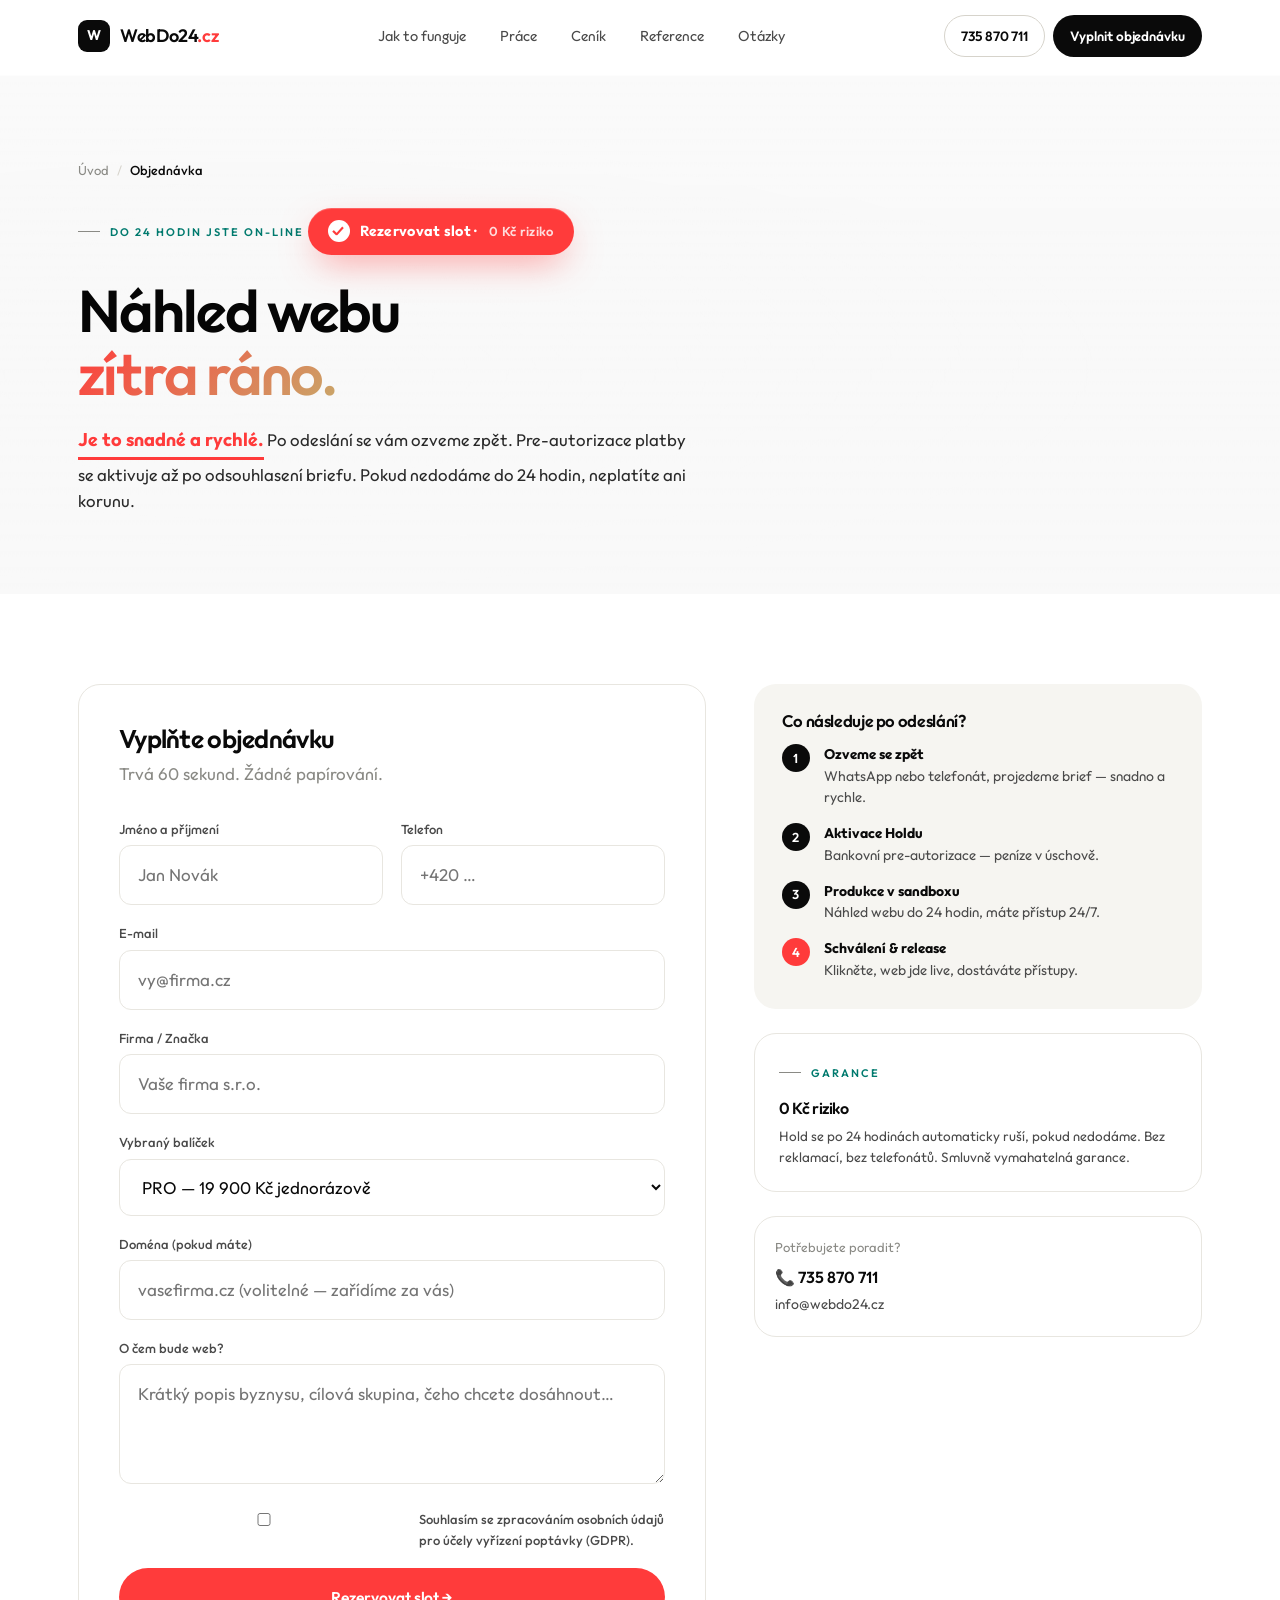
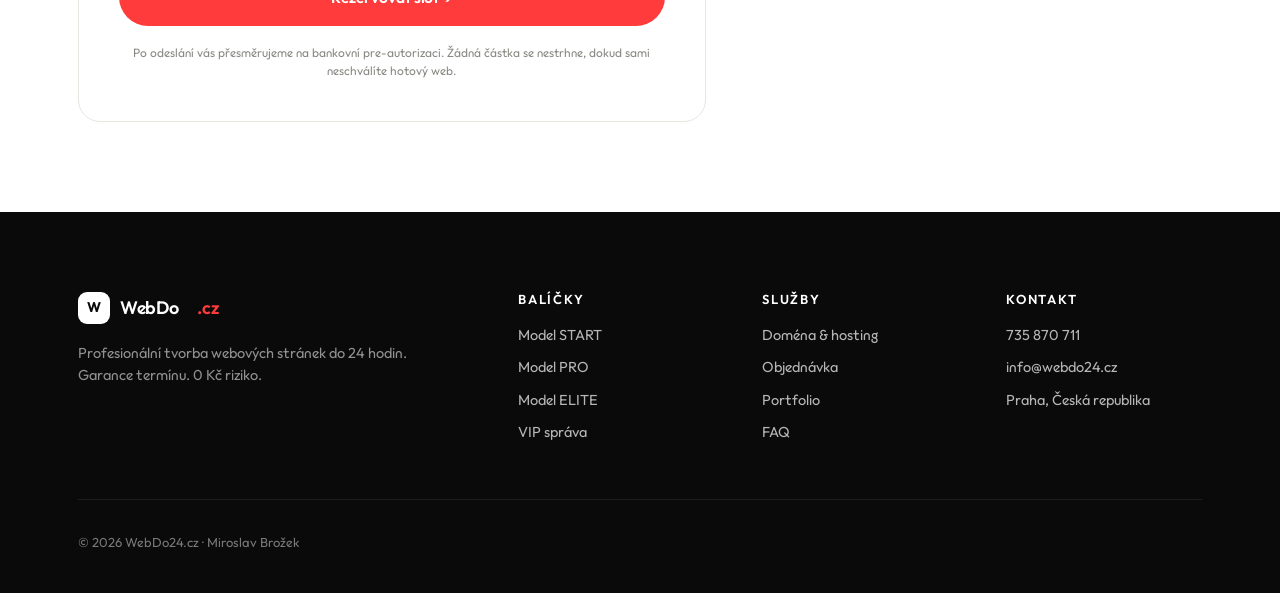
<file: checkout.html>
<!DOCTYPE html>
<html lang="cs" class="scroll-smooth">
<head>
  <!-- Google Tag Manager -->
  <script>(function(w,d,s,l,i){w[l]=w[l]||[];w[l].push({'gtm.start':
  new Date().getTime(),event:'gtm.js'});var f=d.getElementsByTagName(s)[0],
  j=d.createElement(s),dl=l!='dataLayer'?'&l='+l:'';j.async=true;j.src=
  'https://www.googletagmanager.com/gtm.js?id='+i+dl;f.parentNode.insertBefore(j,f);
  })(window,document,'script','dataLayer','GTM-KJNB99JZ');</script>
  <!-- End Google Tag Manager -->
  <meta charset="UTF-8">

  <script type="text/javascript">
    (function(c,l,a,r,i,t,y){
        c[a]=c[a]||function(){(c[a].q=c[a].q||[]).push(arguments)};
        t=l.createElement(r);t.async=1;t.src="https://www.clarity.ms/tag/"+i;
        y=l.getElementsByTagName(r)[0];y.parentNode.insertBefore(t,y);
    })(window, document, "clarity", "script", "wom81btrto");
  </script>
  <meta name="viewport" content="width=device-width, initial-scale=1.0">

  <title>Objednávka — Rezervovat slot do 24 hodin | WebDo24.cz</title>
  <meta name="description" content="Rezervujte si dnešní slot. Snadné a rychlé. Pre-autorizace platby zajišťuje 0 Kč riziko. Náhled webu do 24 hodin.">
  <meta name="author" content="Miroslav Brožek | webdo24.cz">
  <meta name="robots" content="noindex, follow">
  <meta name="theme-color" content="#ffffff">
  <link rel="canonical" href="https://www.webdo24.cz/checkout.html">

  <meta property="og:type" content="website">
  <meta property="og:url" content="https://www.webdo24.cz/checkout.html">
  <meta property="og:title" content="Objednávka WebDo24.cz">
  <meta property="og:description" content="Rezervujte si dnešní slot. 0 Kč riziko. Náhled do 24 hodin.">
  <meta property="og:image" content="https://www.webdo24.cz/og-image.jpg">

  <link rel="preconnect" href="https://fonts.googleapis.com">
  <link rel="preconnect" href="https://fonts.gstatic.com" crossorigin>
  <link href="https://fonts.googleapis.com/css2?family=Outfit:wght@300;400;500;600;700&display=swap" rel="stylesheet">
  <link rel="stylesheet" href="styles.css">
</head>
<body>
<!-- Google Tag Manager (noscript) -->
<noscript><iframe src="https://www.googletagmanager.com/ns.html?id=GTM-KJNB99JZ"
height="0" width="0" style="display:none;visibility:hidden"></iframe></noscript>
<!-- End Google Tag Manager (noscript) -->

<div id="notif-wrap" aria-live="polite"></div>

<header class="site-header" id="siteHeader">
  <div class="row">
    <a href="index.html" class="brand"><span class="brand-mark">W</span><span>WebDo<b>24</b><span class="dot">.cz</span></span></a>
    <nav class="nav">
      <a href="index.html#jak">Jak to funguje</a>
      <a href="index.html#portfolio">Práce</a>
      <a href="index.html#cenik">Ceník</a>
      <a href="index.html#reference">Reference</a>
      <a href="index.html#faq">Otázky</a>
    </nav>
    <div class="header-cta">
      <a href="tel:735870711" class="btn btn-ghost btn-sm">735 870 711</a>
      <a href="#form" class="btn btn-primary btn-sm">Vyplnit objednávku</a>
    </div>
    <button class="menu-toggle" id="menuToggle" aria-label="Menu"><span></span><span></span><span></span></button>
  </div>
  <div class="mob-menu" id="mobMenu">
    <a href="index.html#jak">Jak to funguje</a>
    <a href="index.html#portfolio">Práce</a>
    <a href="index.html#cenik">Ceník</a>
    <a href="index.html#reference">Reference</a>
    <a href="index.html#faq">Otázky</a>
    <a href="tel:735870711" class="btn btn-ghost">📞 735 870 711</a>
    <a href="#form" class="btn btn-primary">Vyplnit objednávku</a>
  </div>
</header>

<main>

<section class="page-hero">
  <div class="page-hero-bg" data-parallax="0.2"
       style="background-image: url('https://images.unsplash.com/photo-1556761175-b413da4baf72?auto=format&fit=crop&w=2400&q=80');"></div>
  <div class="wrap">
    <nav class="breadcrumb">
      <a href="index.html">Úvod</a><span class="sep">/</span>
      <span class="current">Objednávka</span>
    </nav>
    <p class="eyebrow rev" style="color:var(--teal);">do 24 hodin jste ON-LINE</p>
    <div class="risk-pill rev" style="margin-bottom:24px;">Rezervovat slot · <span class="small">0 Kč riziko</span></div>
    <h1 class="rev">Náhled webu<br><span class="grad-text">zítra ráno.</span></h1>
    <p class="lead rev" style="margin-top: 20px;">
      <span style="display:inline-block;font-weight:700;font-size:1.15rem;color:var(--accent);border-bottom:3px solid var(--accent);padding-bottom:3px;margin-bottom:2px;">Je to snadné a rychlé.</span> Po odeslání se vám ozveme zpět. Pre-autorizace platby se aktivuje až po odsouhlasení briefu.
      Pokud nedodáme do 24 hodin, neplatíte ani korunu.
    </p>
  </div>
</section>

<section class="tight">
  <div class="wrap">
    <div style="display: grid; grid-template-columns: 1.4fr 1fr; gap: 48px; align-items: start;" class="ck-grid">

      <!-- Formulář -->
      <form id="form" class="rev" onsubmit="handleCheckout(event)" style="background: #fff; border: 1px solid var(--line); border-radius: var(--radius-lg); padding: 40px;">
        <h2 style="font-size: 1.6rem; margin-bottom: 8px;">Vyplňte objednávku</h2>
        <p style="color: var(--ink-3); margin-bottom: 32px;">Trvá 60 sekund. Žádné papírování.</p>

        <div class="contact-form">
          <div>
            <label for="ck-name">Jméno a příjmení</label>
            <input id="ck-name" type="text" required placeholder="Jan Novák">
          </div>
          <div>
            <label for="ck-phone">Telefon</label>
            <input id="ck-phone" type="tel" required placeholder="+420 …">
          </div>
          <div class="full">
            <label for="ck-email">E-mail</label>
            <input id="ck-email" type="email" required placeholder="vy@firma.cz">
          </div>
          <div class="full">
            <label for="ck-company">Firma / Značka</label>
            <input id="ck-company" type="text" placeholder="Vaše firma s.r.o.">
          </div>
          <div class="full">
            <label for="ck-model">Vybraný balíček</label>
            <select id="ck-model" required>
              <option value="start">START — 1 990 Kč/měs (Rent-to-Own)</option>
              <option value="pro" selected>PRO — 19 900 Kč jednorázově</option>
              <option value="elite">ELITE — 49 900 Kč + marketing</option>
              <option value="poradite">Ještě nevím, poraďte mi</option>
            </select>
          </div>
          <div class="full">
            <label for="ck-domain">Doména (pokud máte)</label>
            <input id="ck-domain" type="text" placeholder="vasefirma.cz (volitelné — zařídíme za vás)">
          </div>
          <div class="full">
            <label for="ck-brief">O čem bude web?</label>
            <textarea id="ck-brief" placeholder="Krátký popis byznysu, cílová skupina, čeho chcete dosáhnout…"></textarea>
          </div>
          <div class="full" style="display: flex; align-items: flex-start; gap: 10px; font-size: 13px; color: var(--ink-3);">
            <input id="ck-gdpr" type="checkbox" required style="margin-top: 4px;">
            <label for="ck-gdpr" style="margin: 0;">Souhlasím se zpracováním osobních údajů pro účely vyřízení poptávky (GDPR).</label>
          </div>
          <div class="full">
            <button type="submit" class="btn btn-accent btn-lg" style="width: 100%;">Rezervovat slot →</button>
          </div>
          <p class="full" style="font-size: 12px; color: var(--ink-3); text-align: center; margin: 0;">
            Po odeslání vás přesměrujeme na bankovní pre-autorizaci. Žádná částka se nestrhne, dokud sami neschválíte hotový web.
          </p>
        </div>
      </form>

      <!-- Side info -->
      <aside class="rev" style="transition-delay:.1s;">
        <div style="background: var(--bg-alt); border-radius: var(--radius-lg); padding: 28px; margin-bottom: 24px;">
          <h3 style="font-size: 1.05rem; margin-bottom: 14px;">Co následuje po odeslání?</h3>
          <ol style="list-style: none; padding: 0; display: flex; flex-direction: column; gap: 14px; counter-reset: step;">
            <li style="display: flex; gap: 14px; counter-increment: step; font-size: 14px; color: var(--ink-2); line-height: 1.55;">
              <span style="flex-shrink:0; width:28px; height:28px; border-radius:50%; background:var(--ink); color:#fff; display:grid; place-items:center; font-weight:600; font-size:13px;">1</span>
              <div><b style="color:var(--ink)">Ozveme se zpět</b><br>WhatsApp nebo telefonát, projedeme brief — snadno a rychle.</div>
            </li>
            <li style="display: flex; gap: 14px; counter-increment: step; font-size: 14px; color: var(--ink-2); line-height: 1.55;">
              <span style="flex-shrink:0; width:28px; height:28px; border-radius:50%; background:var(--ink); color:#fff; display:grid; place-items:center; font-weight:600; font-size:13px;">2</span>
              <div><b style="color:var(--ink)">Aktivace Holdu</b><br>Bankovní pre-autorizace — peníze v úschově.</div>
            </li>
            <li style="display: flex; gap: 14px; counter-increment: step; font-size: 14px; color: var(--ink-2); line-height: 1.55;">
              <span style="flex-shrink:0; width:28px; height:28px; border-radius:50%; background:var(--ink); color:#fff; display:grid; place-items:center; font-weight:600; font-size:13px;">3</span>
              <div><b style="color:var(--ink)">Produkce v sandboxu</b><br>Náhled webu do 24 hodin, máte přístup 24/7.</div>
            </li>
            <li style="display: flex; gap: 14px; counter-increment: step; font-size: 14px; color: var(--ink-2); line-height: 1.55;">
              <span style="flex-shrink:0; width:28px; height:28px; border-radius:50%; background:var(--accent); color:#fff; display:grid; place-items:center; font-weight:600; font-size:13px;">4</span>
              <div><b style="color:var(--ink)">Schválení &amp; release</b><br>Klikněte, web jde live, dostáváte přístupy.</div>
            </li>
          </ol>
        </div>

        <div style="background: var(--bg); border: 1px solid var(--line); border-radius: var(--radius-lg); padding: 24px;">
          <p class="eyebrow" style="color: var(--teal);">Garance</p>
          <h4 style="font-size: 1rem; margin-bottom: 8px;">0 Kč riziko</h4>
          <p style="font-size: 13.5px; color: var(--ink-2); line-height: 1.55;">
            Hold se po 24 hodinách automaticky ruší, pokud nedodáme. Bez reklamací, bez telefonátů.
            Smluvně vymahatelná garance.
          </p>
        </div>

        <div style="margin-top: 24px; padding: 20px; background: var(--bg); border: 1px solid var(--line); border-radius: var(--radius-lg);">
          <p style="font-size: 13px; color: var(--ink-3); margin-bottom: 6px;">Potřebujete poradit?</p>
          <a href="tel:735870711" style="font-size: 16px; font-weight: 600; color: var(--ink);">📞 735 870 711</a><br>
          <a href="mailto:info@webdo24.cz" style="font-size: 14px; color: var(--ink-2);">info@webdo24.cz</a>
        </div>
      </aside>
    </div>
  </div>
</section>

<style>
  @media (max-width: 1024px) {
    .ck-grid { grid-template-columns: 1fr !important; }
  }
</style>

</main>

<footer class="footer">
  <div class="wrap">
    <div class="grid">
      <div>
        <a href="index.html" class="brand" style="color:#fff;"><span class="brand-mark" style="background:#fff;color:#0a0a0a;">W</span><span>WebDo<b>24</b><span class="dot">.cz</span></span></a>
        <p style="margin-top: 18px; color: rgba(255,255,255,.55); max-width: 36ch;">Profesionální tvorba webových stránek do 24 hodin. Garance termínu. 0 Kč riziko.</p>
      </div>
      <div><h4>Balíčky</h4><ul><li><a href="model-start.html">Model START</a></li><li><a href="model-pro.html">Model PRO</a></li><li><a href="model-elite.html">Model ELITE</a></li><li><a href="vip-sprava.html">VIP správa</a></li></ul></div>
      <div><h4>Služby</h4><ul><li><a href="domena.html">Doména &amp; hosting</a></li><li><a href="checkout.html">Objednávka</a></li><li><a href="index.html#portfolio">Portfolio</a></li><li><a href="index.html#faq">FAQ</a></li></ul></div>
      <div><h4>Kontakt</h4><ul><li><a href="tel:735870711">735 870 711</a></li><li><a href="mailto:info@webdo24.cz">info@webdo24.cz</a></li><li>Praha, Česká republika</li></ul></div>
    </div>
    <div class="legal">
      <span>© 2026 WebDo24.cz · Miroslav Brožek</span>
    </div>
  </div>
</footer>

<script src="script.js"></script>
<script>
  // Pre-fill model from URL ?model=pro
  (function() {
    const sel = document.getElementById('ck-model');
    const m = new URLSearchParams(location.search).get('model');
    if (m && sel) {
      const opt = Array.from(sel.options).find(o => o.value === m);
      if (opt) sel.value = m;
    }
  })();
  function handleCheckout(e) {
    e.preventDefault();
    const btn = e.target.querySelector('button[type="submit"]');
    const orig = btn.textContent;
    btn.textContent = 'Odesílám…';
    btn.disabled = true;
    setTimeout(() => {
      btn.textContent = '✓ Odesláno — brzy se ozveme';
      btn.style.background = 'var(--teal)';
      setTimeout(() => location.href = 'https://billing.webdo24.cz/?ref=checkout', 1800);
    }, 900);
    return false;
  }
</script>
</body>
</html>
</file>
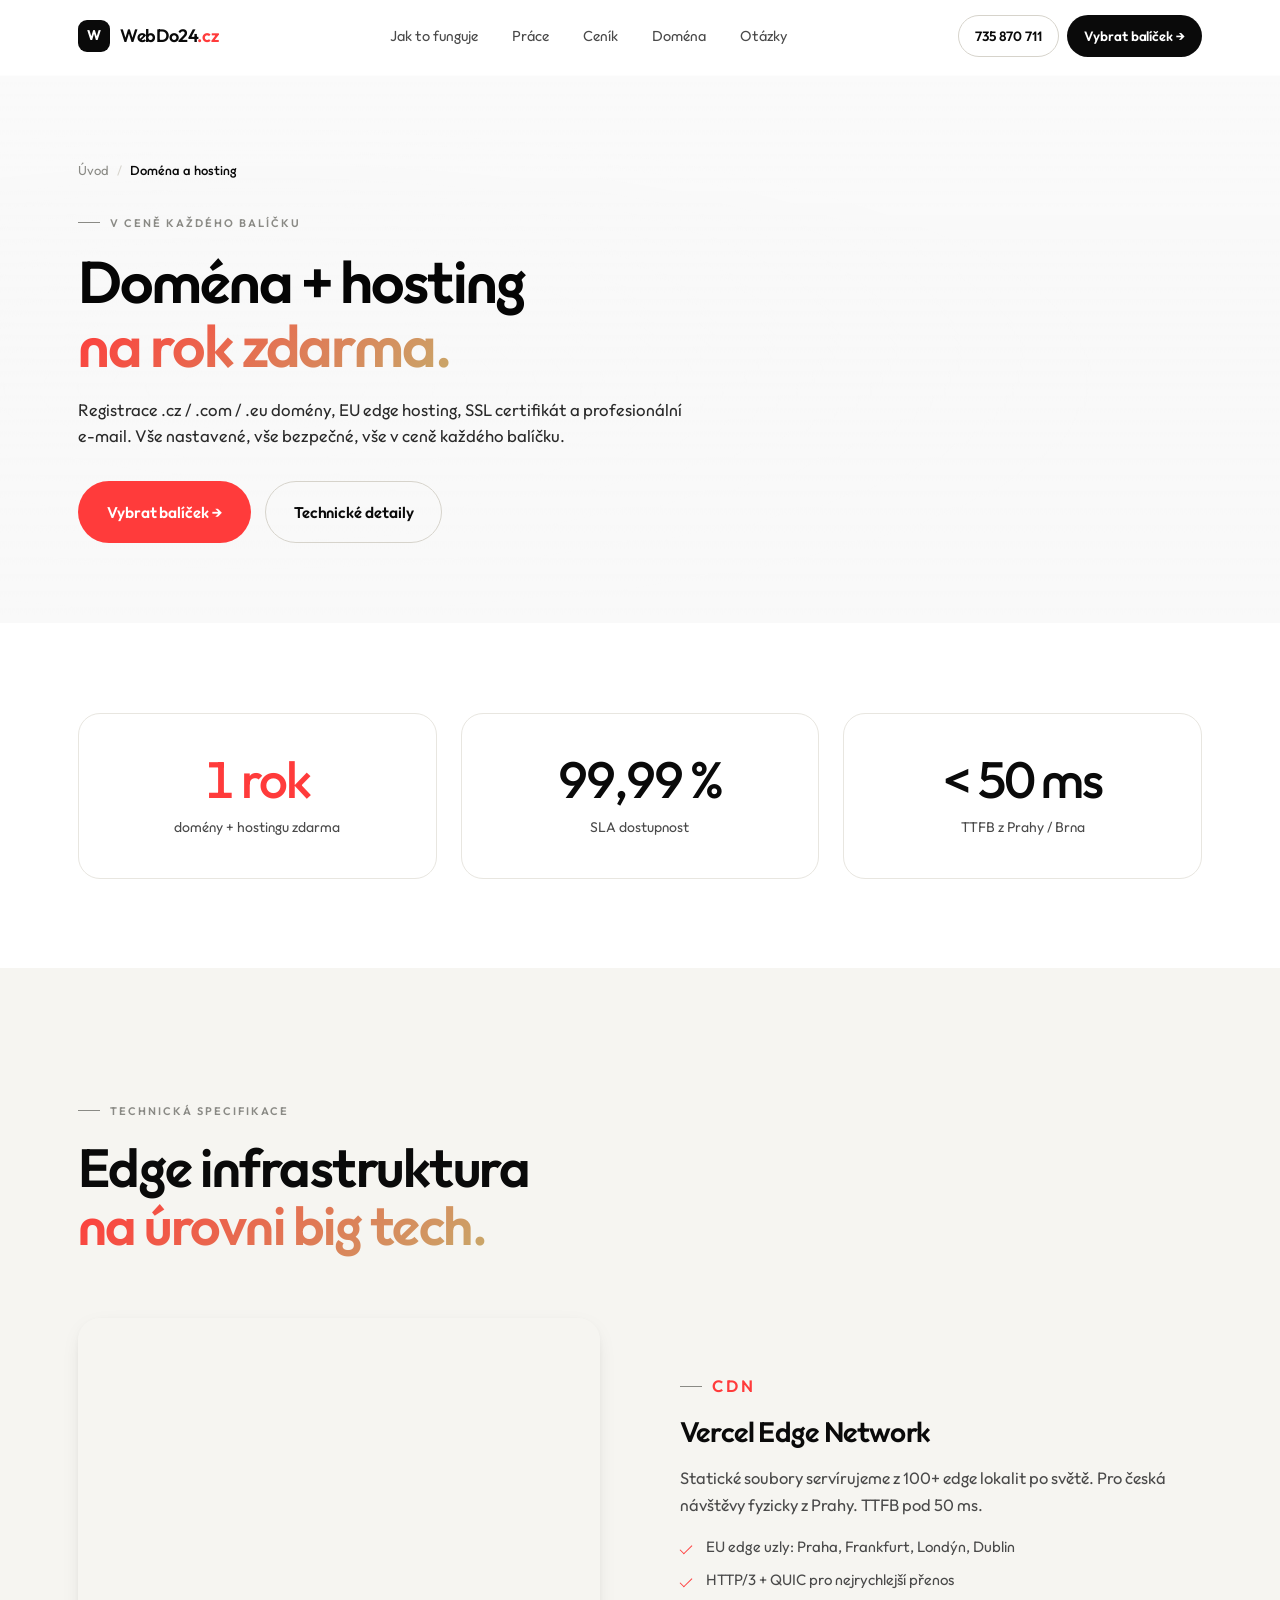
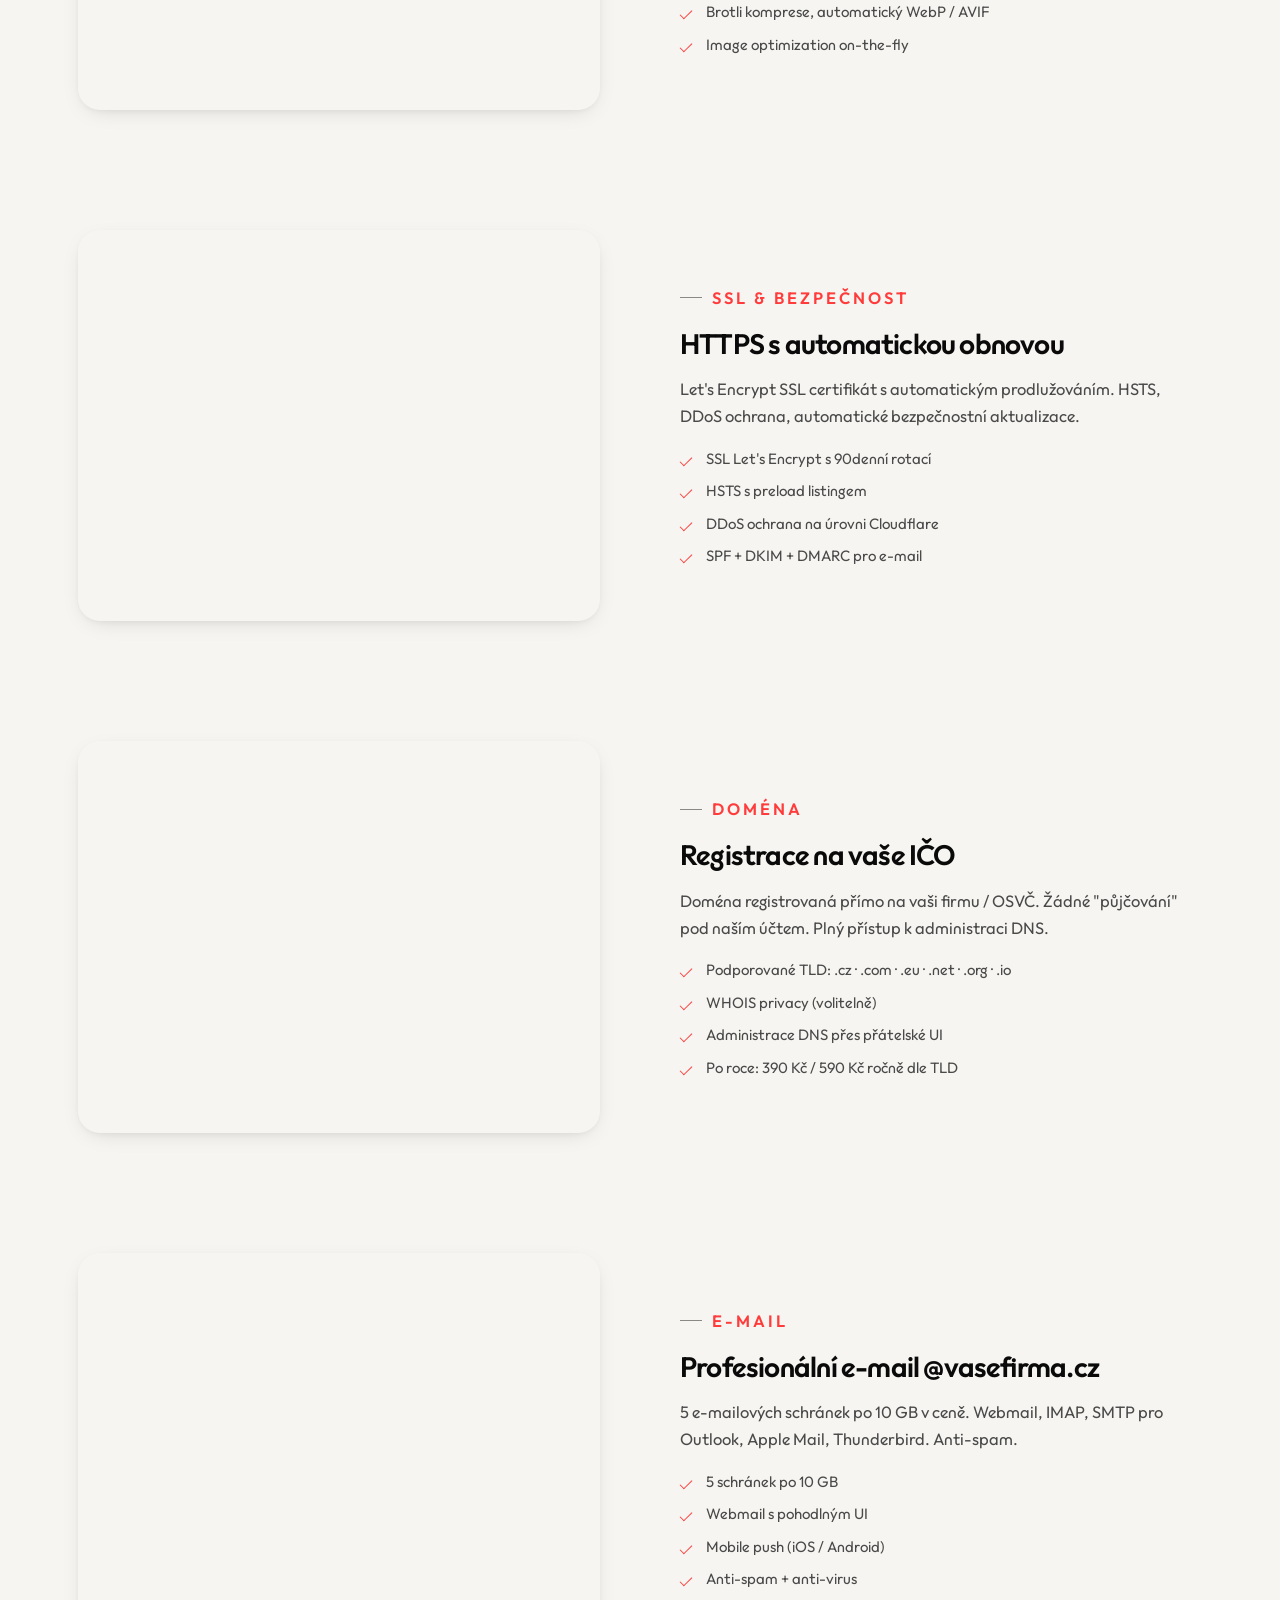
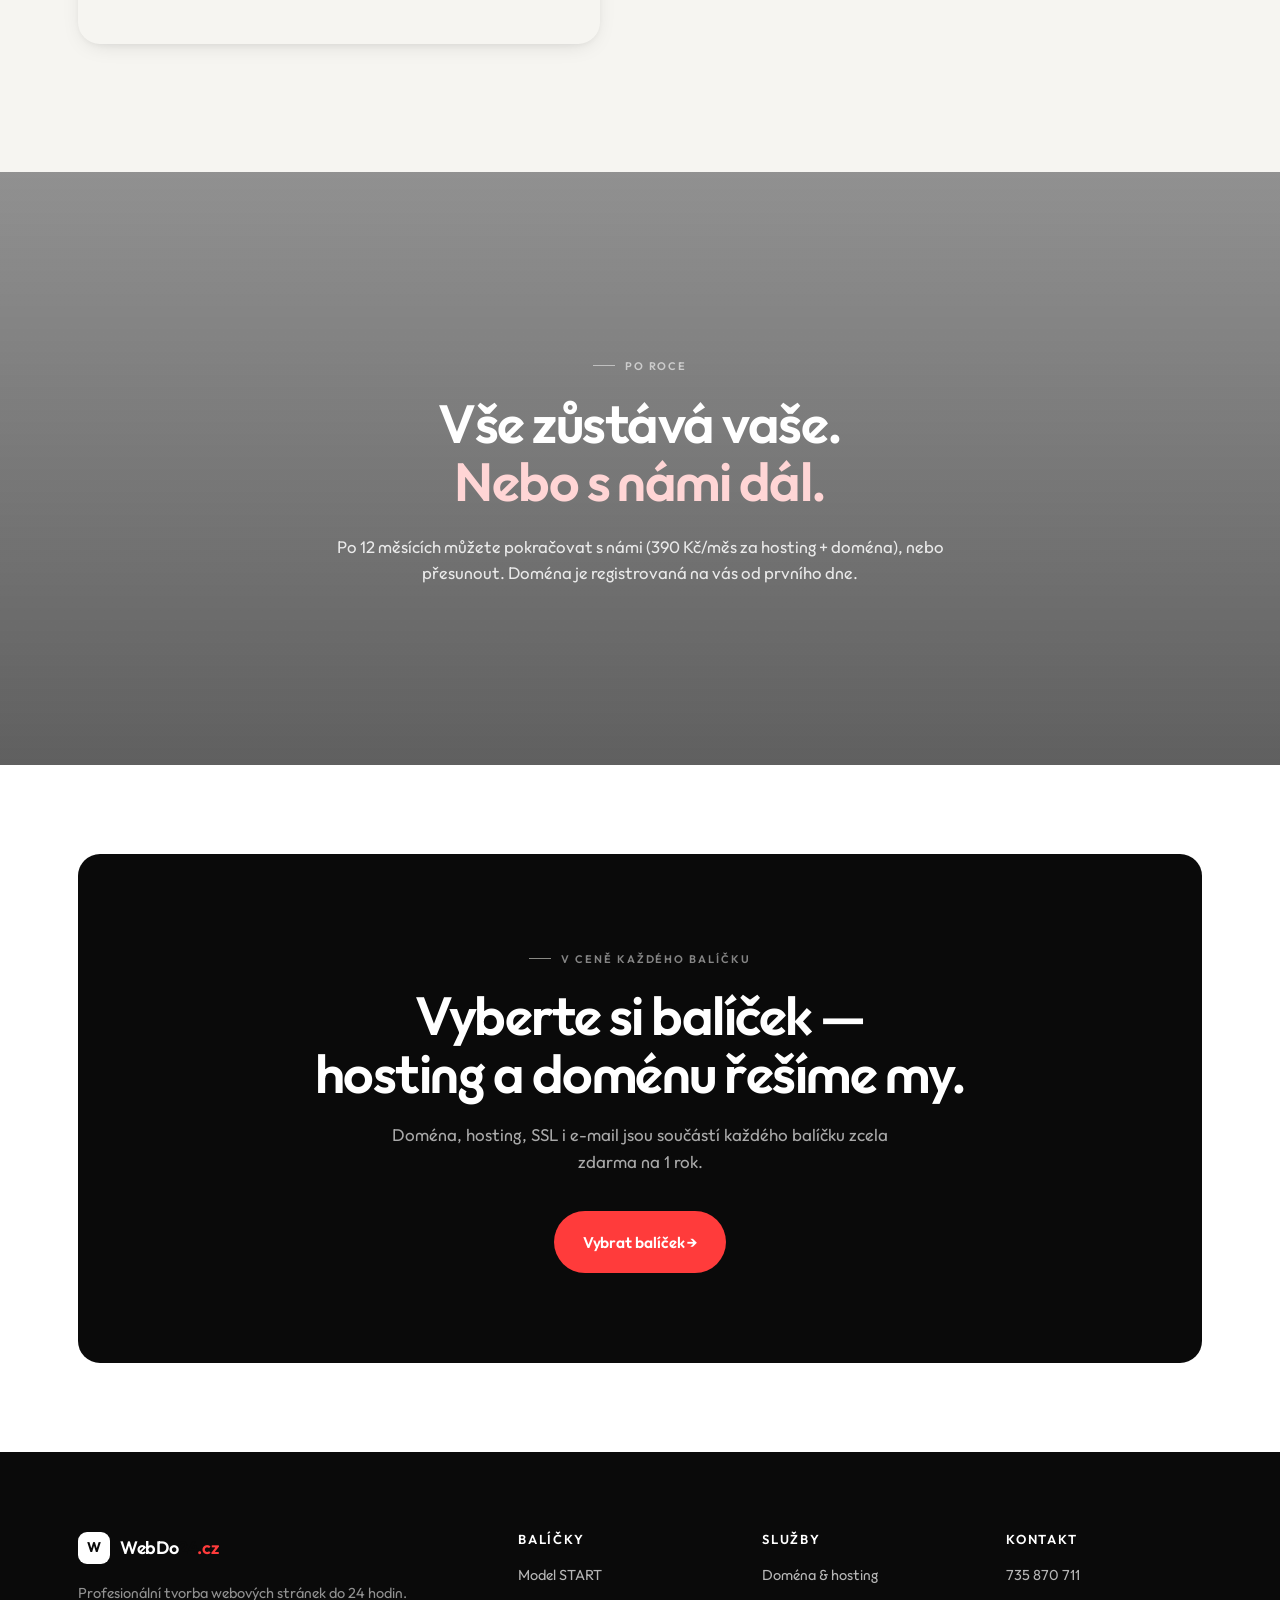
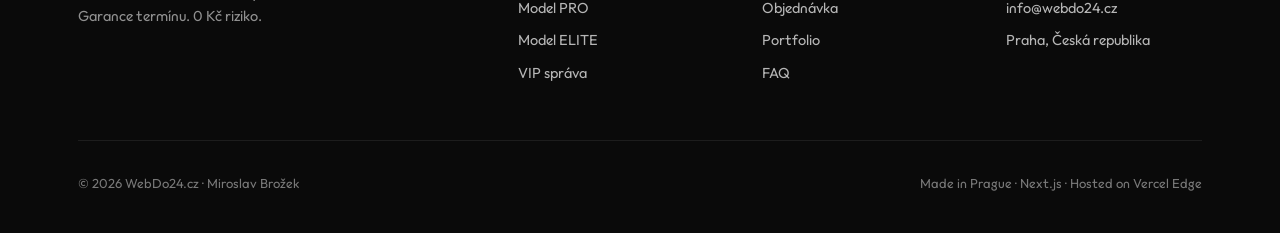
<file: domena.html>
<!DOCTYPE html>
<html lang="cs" class="scroll-smooth">
<head>
  <!-- Google Tag Manager -->
  <script>(function(w,d,s,l,i){w[l]=w[l]||[];w[l].push({'gtm.start':
  new Date().getTime(),event:'gtm.js'});var f=d.getElementsByTagName(s)[0],
  j=d.createElement(s),dl=l!='dataLayer'?'&l='+l:'';j.async=true;j.src=
  'https://www.googletagmanager.com/gtm.js?id='+i+dl;f.parentNode.insertBefore(j,f);
  })(window,document,'script','dataLayer','GTM-KJNB99JZ');</script>
  <!-- End Google Tag Manager -->
  <meta charset="UTF-8">

  <script type="text/javascript">
    (function(c,l,a,r,i,t,y){
        c[a]=c[a]||function(){(c[a].q=c[a].q||[]).push(arguments)};
        t=l.createElement(r);t.async=1;t.src="https://www.clarity.ms/tag/"+i;
        y=l.getElementsByTagName(r)[0];y.parentNode.insertBefore(t,y);
    })(window, document, "clarity", "script", "wom81btrto");
  </script>
  <meta name="viewport" content="width=device-width, initial-scale=1.0">

  <title>Doména &amp; hosting v ceně webu | WebDo24.cz</title>
  <meta name="description" content="Doména .cz / .com / .eu a EU edge hosting na 1 rok zcela zdarma s každým balíčkem. SSL automaticky. Profesionální e-mail v ceně.">
  <meta name="keywords" content="doména zdarma, hosting zdarma, .cz doména, ssl certifikát, profesionální e-mail">
  <meta name="author" content="Miroslav Brožek | webdo24.cz">
  <meta name="robots" content="index, follow, max-image-preview:large">
  <meta name="theme-color" content="#ffffff">
  <link rel="canonical" href="https://www.webdo24.cz/domena.html">

  <meta property="og:type" content="website">
  <meta property="og:url" content="https://www.webdo24.cz/domena.html">
  <meta property="og:title" content="Doména &amp; hosting v ceně | WebDo24.cz">
  <meta property="og:description" content="Doména a hosting na rok zdarma s každým balíčkem. SSL + profesionální e-mail.">
  <meta property="og:image" content="https://www.webdo24.cz/og-image.jpg">

  <script type="application/ld+json">
  {
    "@context": "https://schema.org",
    "@graph": [
      {
        "@type": "Service",
        "name": "Doména a EU Edge hosting",
        "description": "Registrace .cz/.com/.eu domény a EU edge hosting v ceně každého webového balíčku.",
        "provider": { "@type": "Organization", "name": "WebDo24.cz" }
      },
      {
        "@type": "BreadcrumbList",
        "itemListElement": [
          { "@type": "ListItem", "position": 1, "name": "Úvod", "item": "https://www.webdo24.cz/" },
          { "@type": "ListItem", "position": 2, "name": "Doména a hosting", "item": "https://www.webdo24.cz/domena.html" }
        ]
      }
    ]
  }
  </script>

  <link rel="preconnect" href="https://fonts.googleapis.com">
  <link rel="preconnect" href="https://fonts.gstatic.com" crossorigin>
  <link href="https://fonts.googleapis.com/css2?family=Outfit:wght@300;400;500;600;700&display=swap" rel="stylesheet">
  <link rel="stylesheet" href="styles.css">
</head>
<body>
<!-- Google Tag Manager (noscript) -->
<noscript><iframe src="https://www.googletagmanager.com/ns.html?id=GTM-KJNB99JZ"
height="0" width="0" style="display:none;visibility:hidden"></iframe></noscript>
<!-- End Google Tag Manager (noscript) -->

<div id="notif-wrap" aria-live="polite"></div>

<header class="site-header" id="siteHeader">
  <div class="row">
    <a href="index.html" class="brand"><span class="brand-mark">W</span><span>WebDo<b>24</b><span class="dot">.cz</span></span></a>
    <nav class="nav">
      <a href="index.html#jak">Jak to funguje</a>
      <a href="index.html#portfolio">Práce</a>
      <a href="index.html#cenik">Ceník</a>
      <a href="domena.html">Doména</a>
      <a href="index.html#faq">Otázky</a>
    </nav>
    <div class="header-cta">
      <a href="tel:735870711" class="btn btn-ghost btn-sm">735 870 711</a>
      <a href="index.html#cenik" class="btn btn-primary btn-sm">Vybrat balíček →</a>
    </div>
    <button class="menu-toggle" id="menuToggle" aria-label="Menu"><span></span><span></span><span></span></button>
  </div>
  <div class="mob-menu" id="mobMenu">
    <a href="index.html#jak">Jak to funguje</a>
    <a href="index.html#portfolio">Práce</a>
    <a href="index.html#cenik">Ceník</a>
    <a href="domena.html">Doména</a>
    <a href="index.html#faq">Otázky</a>
    <a href="tel:735870711" class="btn btn-ghost">📞 735 870 711</a>
    <a href="index.html#cenik" class="btn btn-primary">Vybrat balíček →</a>
  </div>
</header>

<main>

<section class="page-hero">
  <div class="page-hero-bg" data-parallax="0.2"
       style="background-image: url('https://images.unsplash.com/photo-1451187580459-43490279c0fa?auto=format&fit=crop&w=2400&q=80');"></div>
  <div class="wrap">
    <nav class="breadcrumb">
      <a href="index.html">Úvod</a><span class="sep">/</span>
      <span class="current">Doména a hosting</span>
    </nav>
    <p class="eyebrow rev">V ceně každého balíčku</p>
    <h1 class="rev">Doména + hosting<br><span class="grad-text">na rok zdarma.</span></h1>
    <p class="lead rev" style="margin-top: 20px;">
      Registrace .cz / .com / .eu domény, EU edge hosting, SSL certifikát a profesionální e-mail.
      Vše nastavené, vše bezpečné, vše v ceně každého balíčku.
    </p>
    <div class="hero-actions rev" style="margin-top: 32px;">
      <a href="index.html#cenik" class="btn btn-accent btn-lg">Vybrat balíček →</a>
      <a href="#hosting" class="btn btn-ghost btn-lg">Technické detaily</a>
    </div>
  </div>
</section>

<section class="tight">
  <div class="wrap">
    <div class="big-numbers">
      <div class="big-num rev"><div class="n accent">1 rok</div><div class="l">domény + hostingu zdarma</div></div>
      <div class="big-num rev" style="transition-delay:.08s"><div class="n">99,99 %</div><div class="l">SLA dostupnost</div></div>
      <div class="big-num rev" style="transition-delay:.16s"><div class="n">&lt; 50 ms</div><div class="l">TTFB z Prahy / Brna</div></div>
    </div>
  </div>
</section>

<section id="hosting" style="background: var(--bg-alt);">
  <div class="wrap">
    <div class="section-head rev">
      <p class="eyebrow">Technická specifikace</p>
      <h2>Edge infrastruktura<br><span class="grad-text">na úrovni big tech.</span></h2>
    </div>

    <div class="feat-row rev">
      <div>
        <p class="eyebrow" style="color: var(--accent);">CDN</p>
        <h3>Vercel Edge Network</h3>
        <p>Statické soubory servírujeme z 100+ edge lokalit po světě. Pro česká návštěvy fyzicky z Prahy. TTFB pod 50 ms.</p>
        <ul>
          <li>EU edge uzly: Praha, Frankfurt, Londýn, Dublin</li>
          <li>HTTP/3 + QUIC pro nejrychlejší přenos</li>
          <li>Brotli komprese, automatický WebP / AVIF</li>
          <li>Image optimization on-the-fly</li>
        </ul>
      </div>
      <div class="feat-img" style="background-image: url('https://images.unsplash.com/photo-1558494949-ef010cbdcc31?auto=format&fit=crop&w=1600&q=80');"></div>
    </div>

    <div class="feat-row rev">
      <div class="feat-img" style="background-image: url('https://images.unsplash.com/photo-1614064641938-3bbee52942c7?auto=format&fit=crop&w=1600&q=80');"></div>
      <div>
        <p class="eyebrow" style="color: var(--accent);">SSL &amp; bezpečnost</p>
        <h3>HTTPS s automatickou obnovou</h3>
        <p>Let's Encrypt SSL certifikát s automatickým prodlužováním. HSTS, DDoS ochrana, automatické bezpečnostní aktualizace.</p>
        <ul>
          <li>SSL Let's Encrypt s 90denní rotací</li>
          <li>HSTS s preload listingem</li>
          <li>DDoS ochrana na úrovni Cloudflare</li>
          <li>SPF + DKIM + DMARC pro e-mail</li>
        </ul>
      </div>
    </div>

    <div class="feat-row rev">
      <div>
        <p class="eyebrow" style="color: var(--accent);">Doména</p>
        <h3>Registrace na vaše IČO</h3>
        <p>Doména registrovaná přímo na vaši firmu / OSVČ. Žádné "půjčování" pod naším účtem. Plný přístup k administraci DNS.</p>
        <ul>
          <li>Podporované TLD: .cz · .com · .eu · .net · .org · .io</li>
          <li>WHOIS privacy (volitelně)</li>
          <li>Administrace DNS přes přátelské UI</li>
          <li>Po roce: 390 Kč / 590 Kč ročně dle TLD</li>
        </ul>
      </div>
      <div class="feat-img" style="background-image: url('https://images.unsplash.com/photo-1488229297570-58520851e868?auto=format&fit=crop&w=1600&q=80');"></div>
    </div>

    <div class="feat-row rev">
      <div class="feat-img" style="background-image: url('https://images.unsplash.com/photo-1596526131083-e8c633c948d2?auto=format&fit=crop&w=1600&q=80');"></div>
      <div>
        <p class="eyebrow" style="color: var(--accent);">E-mail</p>
        <h3>Profesionální e-mail @vasefirma.cz</h3>
        <p>5 e-mailových schránek po 10 GB v ceně. Webmail, IMAP, SMTP pro Outlook, Apple Mail, Thunderbird. Anti-spam.</p>
        <ul>
          <li>5 schránek po 10 GB</li>
          <li>Webmail s pohodlným UI</li>
          <li>Mobile push (iOS / Android)</li>
          <li>Anti-spam + anti-virus</li>
        </ul>
      </div>
    </div>
  </div>
</section>

<section class="parallax" style="padding: clamp(120px, 14vw, 180px) 0;">
  <div class="parallax-bg" data-parallax="0.3"
       style="background-image: url('https://images.unsplash.com/photo-1551434678-e076c223a692?auto=format&fit=crop&w=2400&q=80');"></div>
  <div class="wrap-tight rev" style="text-align: center;">
    <p class="eyebrow">Po roce</p>
    <h2 style="margin-bottom: 24px;">Vše zůstává vaše.<br><span style="color: #ffd5d5;">Nebo s námi dál.</span></h2>
    <p class="lead" style="margin: 0 auto; color: rgba(255,255,255,.85);">
      Po 12 měsících můžete pokračovat s námi (390 Kč/měs za hosting + doména), nebo přesunout. Doména je registrovaná na vás od prvního dne.
    </p>
  </div>
</section>

<section class="tight">
  <div class="wrap">
    <div class="cta-section rev" style="padding: clamp(56px, 7vw, 96px) clamp(32px, 5vw, 64px); text-align: center;">
      <p class="eyebrow" style="color: rgba(255,255,255,.5);">V ceně každého balíčku</p>
      <h2 style="margin-bottom: 20px;">Vyberte si balíček —<br>hosting a doménu řešíme my.</h2>
      <p style="margin: 0 auto 36px; max-width: 540px;">
        Doména, hosting, SSL i e-mail jsou součástí každého balíčku zcela zdarma na 1 rok.
      </p>
      <a href="index.html#cenik" class="btn btn-accent btn-lg">Vybrat balíček →</a>
    </div>
  </div>
</section>

</main>

<footer class="footer">
  <div class="wrap">
    <div class="grid">
      <div>
        <a href="index.html" class="brand" style="color:#fff;"><span class="brand-mark" style="background:#fff;color:#0a0a0a;">W</span><span>WebDo<b>24</b><span class="dot">.cz</span></span></a>
        <p style="margin-top: 18px; color: rgba(255,255,255,.55); max-width: 36ch;">Profesionální tvorba webových stránek do 24 hodin. Garance termínu. 0 Kč riziko.</p>
      </div>
      <div><h4>Balíčky</h4><ul><li><a href="model-start.html">Model START</a></li><li><a href="model-pro.html">Model PRO</a></li><li><a href="model-elite.html">Model ELITE</a></li><li><a href="vip-sprava.html">VIP správa</a></li></ul></div>
      <div><h4>Služby</h4><ul><li><a href="domena.html">Doména &amp; hosting</a></li><li><a href="checkout.html">Objednávka</a></li><li><a href="index.html#portfolio">Portfolio</a></li><li><a href="index.html#faq">FAQ</a></li></ul></div>
      <div><h4>Kontakt</h4><ul><li><a href="tel:735870711">735 870 711</a></li><li><a href="mailto:info@webdo24.cz">info@webdo24.cz</a></li><li>Praha, Česká republika</li></ul></div>
    </div>
    <div class="legal">
      <span>© 2026 WebDo24.cz · Miroslav Brožek</span>
      <span>Made in Prague · Next.js · Hosted on Vercel Edge</span>
    </div>
  </div>
</footer>

<script src="script.js"></script>
</body>
</html>
</file>
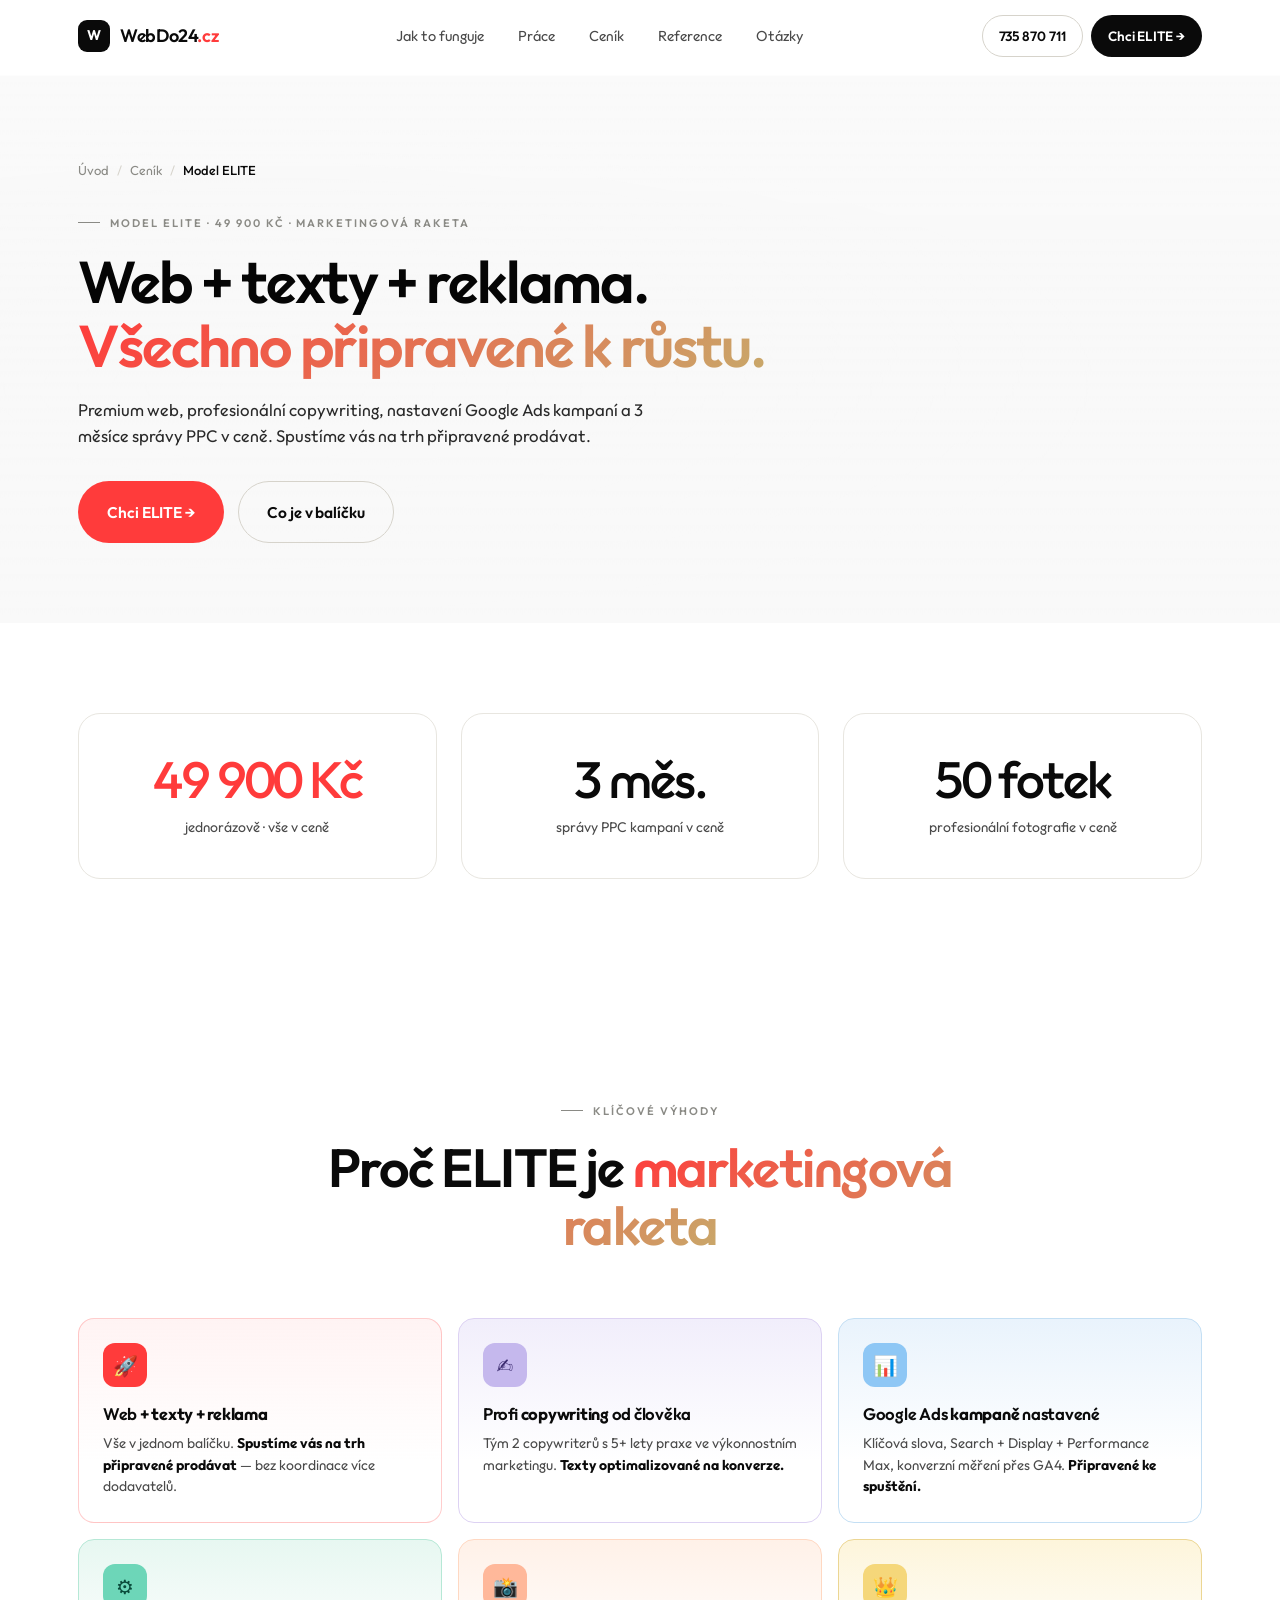
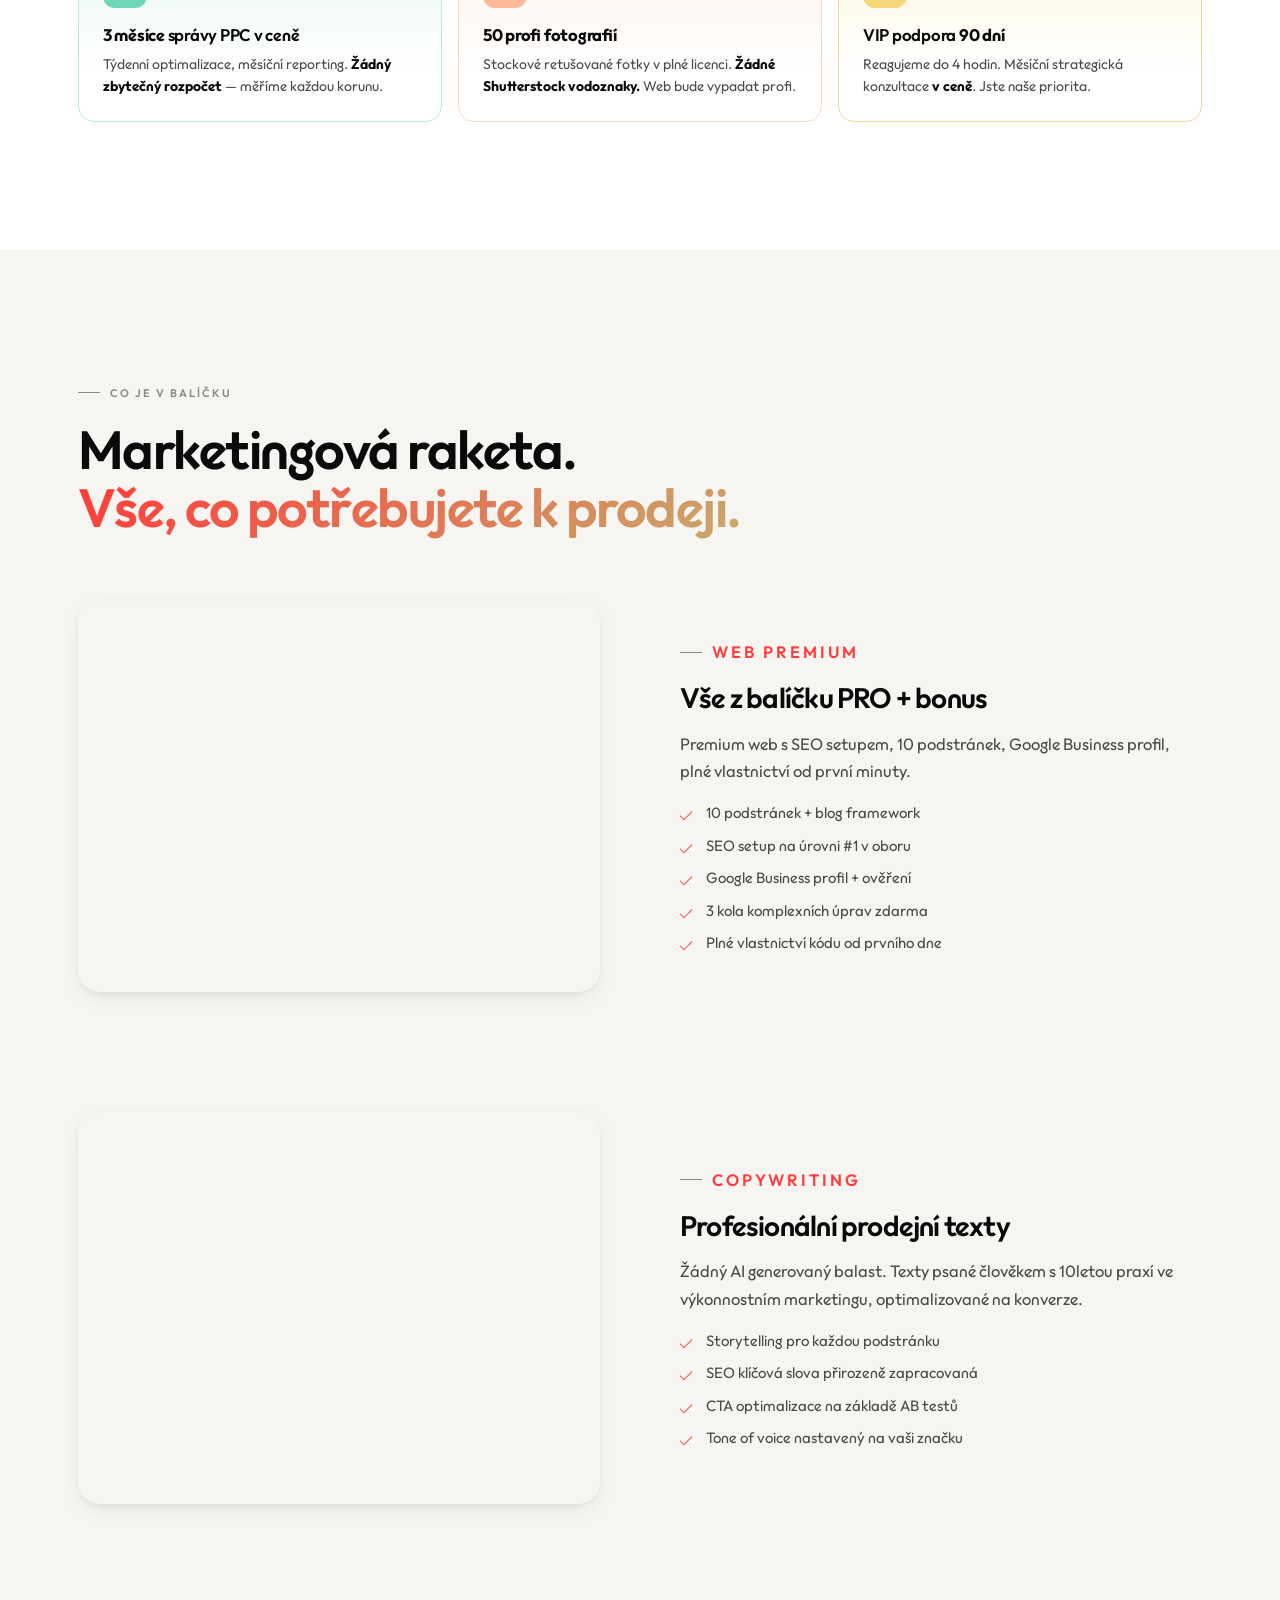
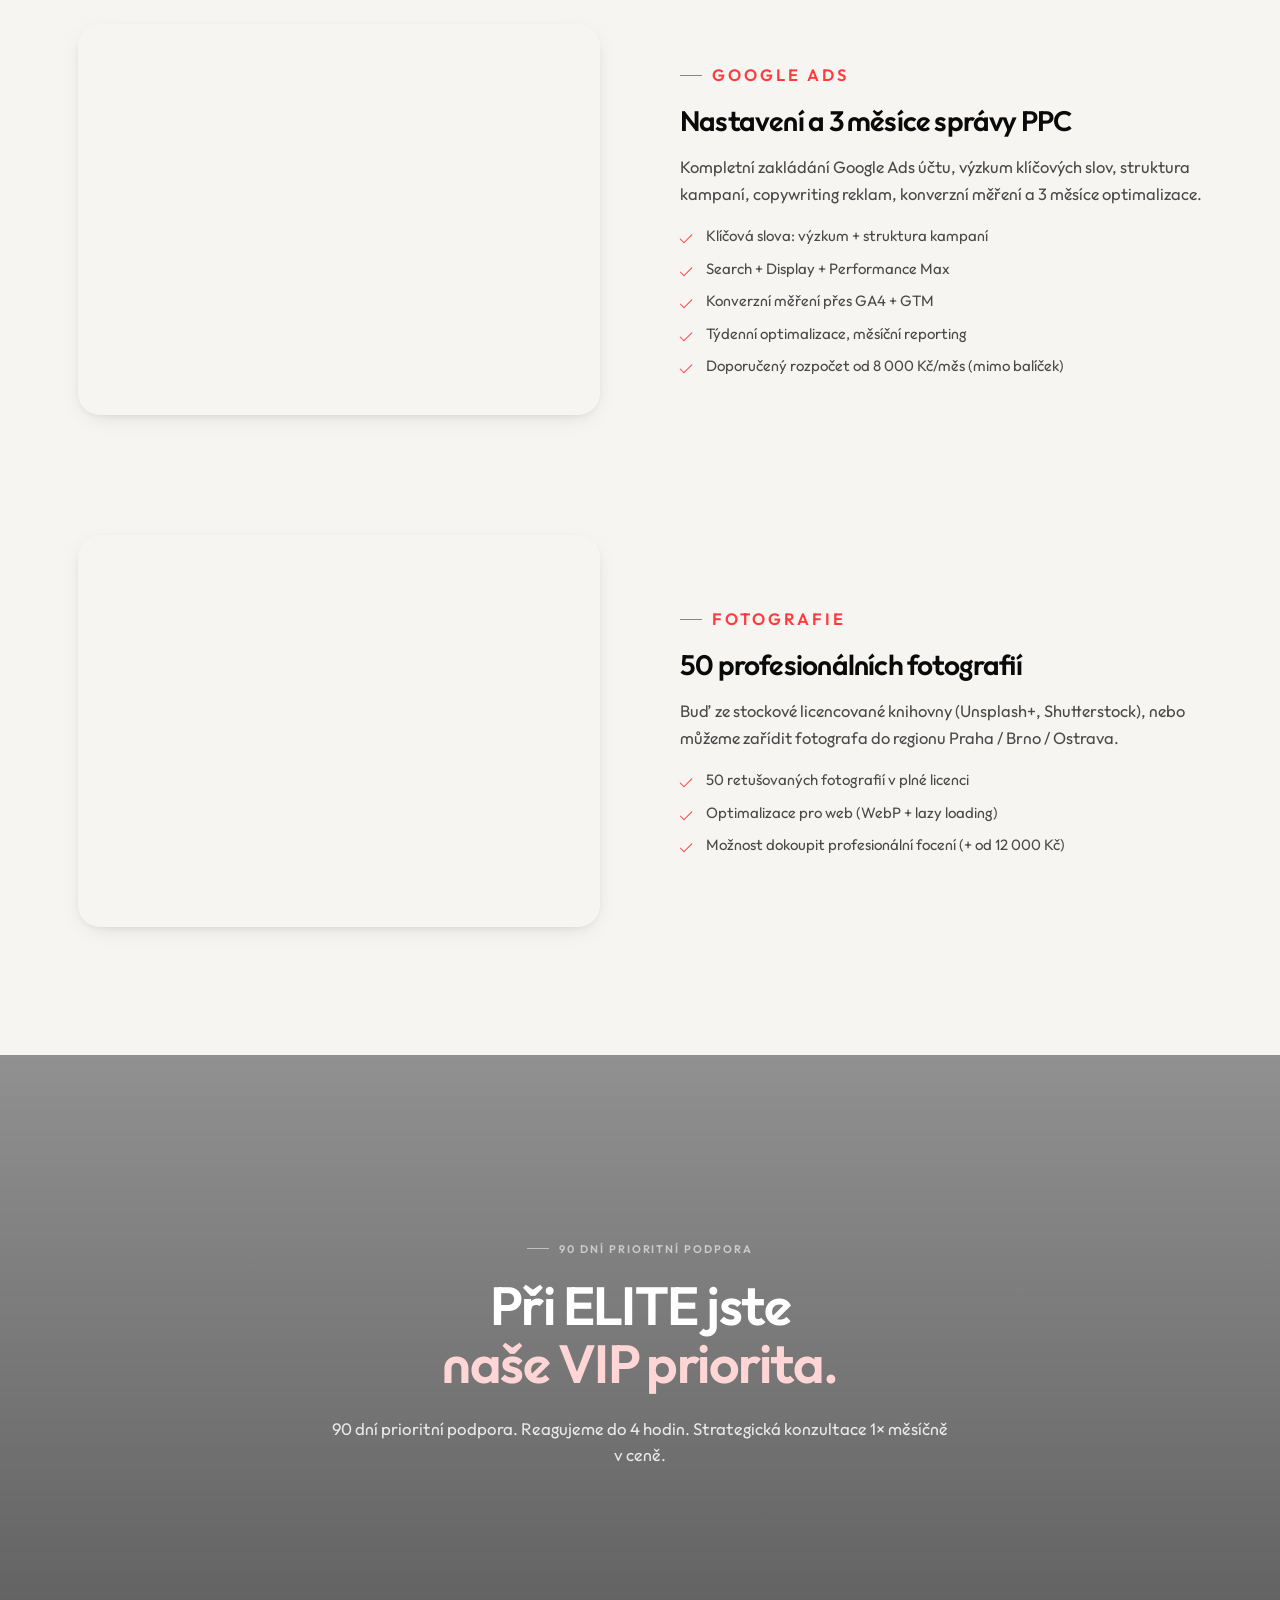
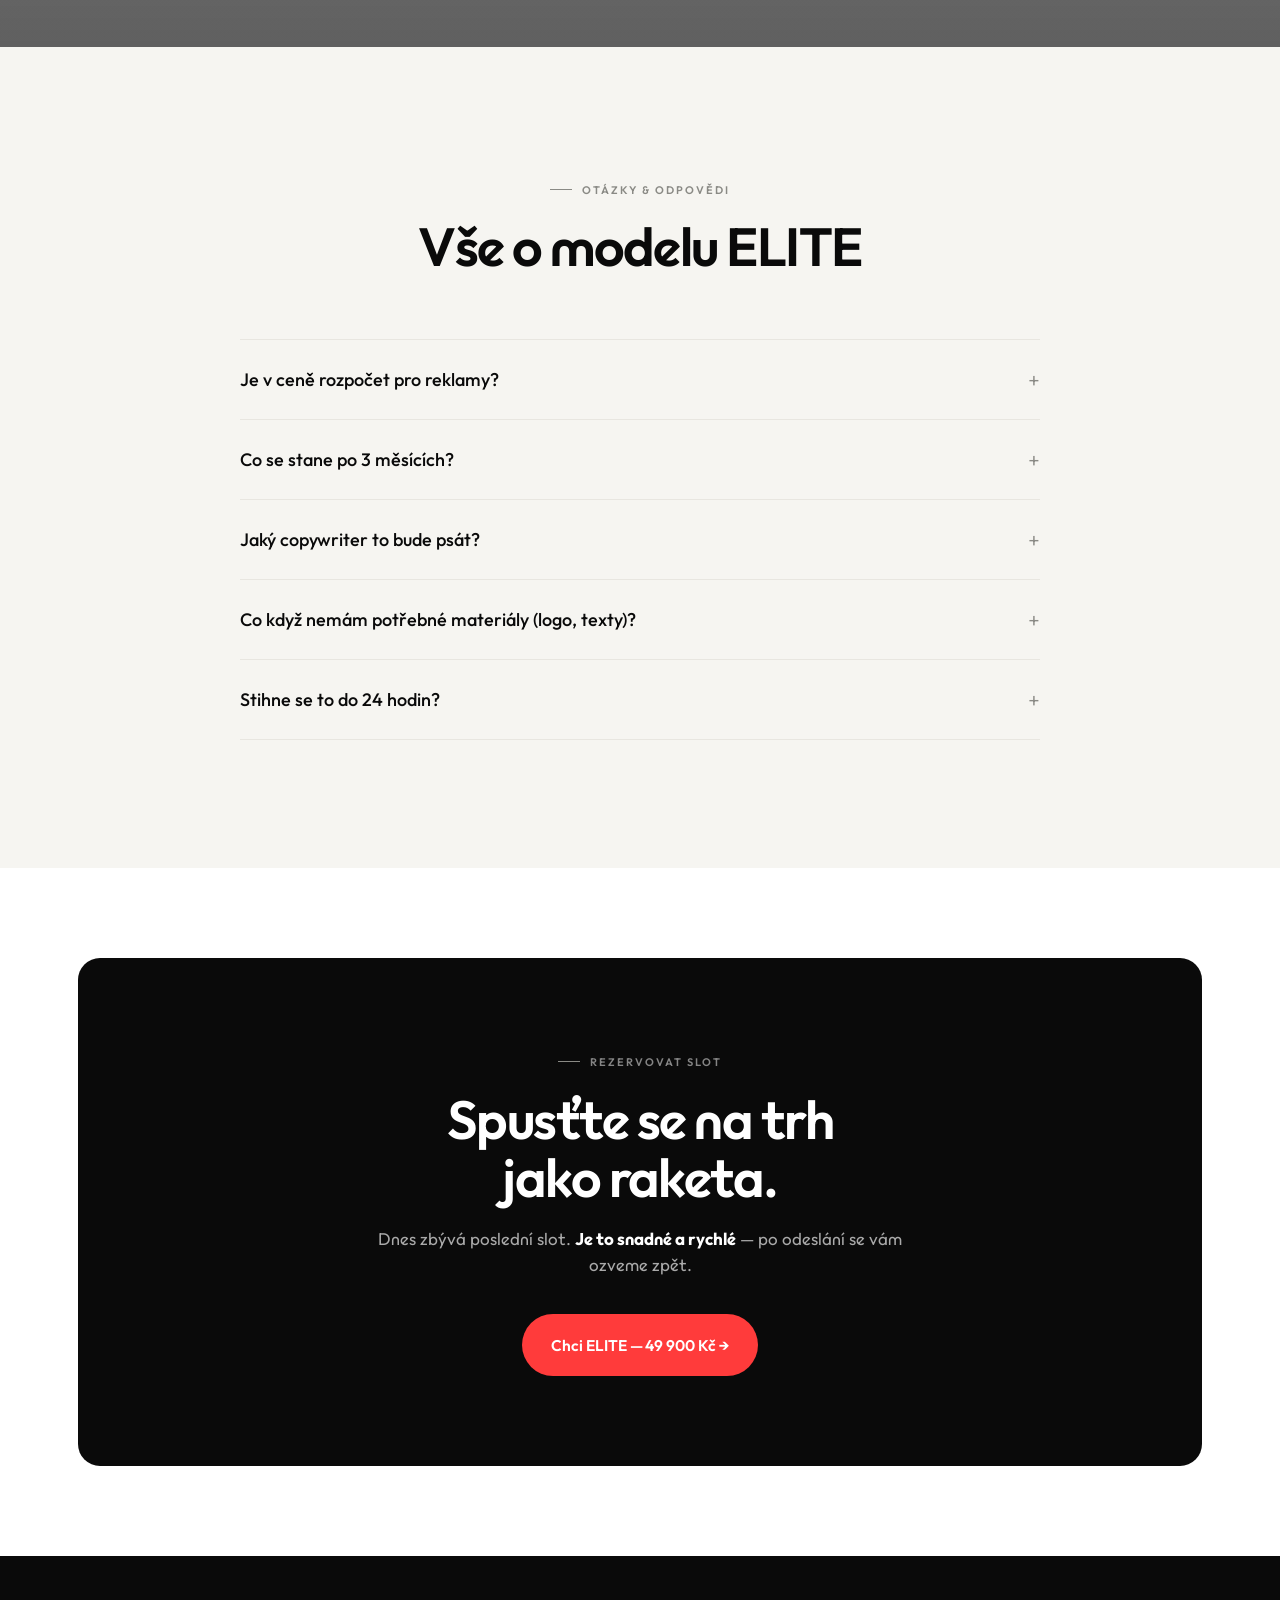
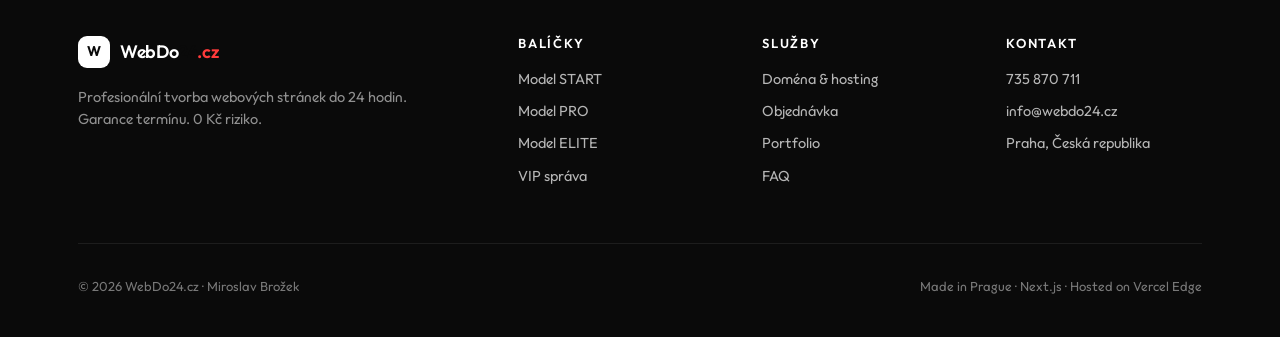
<file: model-elite.html>
<!DOCTYPE html>
<html lang="cs" class="scroll-smooth">
<head>
  <!-- Google Tag Manager -->
  <script>(function(w,d,s,l,i){w[l]=w[l]||[];w[l].push({'gtm.start':
  new Date().getTime(),event:'gtm.js'});var f=d.getElementsByTagName(s)[0],
  j=d.createElement(s),dl=l!='dataLayer'?'&l='+l:'';j.async=true;j.src=
  'https://www.googletagmanager.com/gtm.js?id='+i+dl;f.parentNode.insertBefore(j,f);
  })(window,document,'script','dataLayer','GTM-KJNB99JZ');</script>
  <!-- End Google Tag Manager -->
  <meta charset="UTF-8">

  <!-- Microsoft Clarity -->
  <script type="text/javascript">
    (function(c,l,a,r,i,t,y){
        c[a]=c[a]||function(){(c[a].q=c[a].q||[]).push(arguments)};
        t=l.createElement(r);t.async=1;t.src="https://www.clarity.ms/tag/"+i;
        y=l.getElementsByTagName(r)[0];y.parentNode.insertBefore(t,y);
    })(window, document, "clarity", "script", "wom81btrto");
  </script>
  <meta name="viewport" content="width=device-width, initial-scale=1.0">

  <title>Model ELITE — Web + texty + Google Ads | WebDo24.cz</title>
  <meta name="description" content="Model ELITE: Web do 24 hodin + profesionální copywriting + nastavení Google Ads kampaní za 49 900 Kč. Kompletní marketingová raketa včetně 3 měsíců správy PPC.">
  <meta name="keywords" content="model elite, web s reklamou, google ads kampaně, copywriting, marketingový balíček web">
  <meta name="author" content="Miroslav Brožek | webdo24.cz">
  <meta name="robots" content="index, follow, max-image-preview:large">
  <meta name="theme-color" content="#ffffff">
  <link rel="canonical" href="https://www.webdo24.cz/model-elite.html">

  <meta property="og:type" content="product">
  <meta property="og:url" content="https://www.webdo24.cz/model-elite.html">
  <meta property="og:title" content="Model ELITE — Web + Marketing | WebDo24.cz">
  <meta property="og:description" content="Web do 24 hodin + copywriting + Google Ads kampaně. Marketingová raketa za 49 900 Kč.">
  <meta property="og:image" content="https://www.webdo24.cz/og-image.jpg">

  <script type="application/ld+json">
  {
    "@context": "https://schema.org",
    "@graph": [
      {
        "@type": "Product",
        "@id": "https://www.webdo24.cz/model-elite.html#product",
        "name": "Model ELITE — Web + Copywriting + Google Ads",
        "description": "Kompletní marketingový balíček: web do 24 hodin, profesionální copywriting, nastavení Google Ads kampaní a 3 měsíce správy PPC.",
        "brand": { "@type": "Brand", "name": "WebDo24.cz" },
        "offers": {
          "@type": "Offer", "price": "49900", "priceCurrency": "CZK",
          "availability": "https://schema.org/InStock",
          "url": "https://www.webdo24.cz/checkout.html?model=elite"
        },
        "aggregateRating": { "@type": "AggregateRating", "ratingValue": "4.9", "reviewCount": "127" }
      },
      {
        "@type": "BreadcrumbList",
        "itemListElement": [
          { "@type": "ListItem", "position": 1, "name": "Úvod", "item": "https://www.webdo24.cz/" },
          { "@type": "ListItem", "position": 2, "name": "Ceník", "item": "https://www.webdo24.cz/#cenik" },
          { "@type": "ListItem", "position": 3, "name": "Model ELITE", "item": "https://www.webdo24.cz/model-elite.html" }
        ]
      }
    ]
  }
  </script>

  <link rel="preconnect" href="https://fonts.googleapis.com">
  <link rel="preconnect" href="https://fonts.gstatic.com" crossorigin>
  <link href="https://fonts.googleapis.com/css2?family=Outfit:wght@300;400;500;600;700&display=swap" rel="stylesheet">
  <link rel="stylesheet" href="styles.css">
</head>
<body>
<!-- Google Tag Manager (noscript) -->
<noscript><iframe src="https://www.googletagmanager.com/ns.html?id=GTM-KJNB99JZ"
height="0" width="0" style="display:none;visibility:hidden"></iframe></noscript>
<!-- End Google Tag Manager (noscript) -->

<div id="notif-wrap" aria-live="polite"></div>

<header class="site-header" id="siteHeader">
  <div class="row">
    <a href="index.html" class="brand"><span class="brand-mark">W</span><span>WebDo<b>24</b><span class="dot">.cz</span></span></a>
    <nav class="nav">
      <a href="index.html#jak">Jak to funguje</a>
      <a href="index.html#portfolio">Práce</a>
      <a href="index.html#cenik">Ceník</a>
      <a href="index.html#reference">Reference</a>
      <a href="index.html#faq">Otázky</a>
    </nav>
    <div class="header-cta">
      <a href="tel:735870711" class="btn btn-ghost btn-sm">735 870 711</a>
      <a href="checkout.html?model=elite" class="btn btn-primary btn-sm">Chci ELITE →</a>
    </div>
    <button class="menu-toggle" id="menuToggle" aria-label="Menu"><span></span><span></span><span></span></button>
  </div>
  <div class="mob-menu" id="mobMenu">
    <a href="index.html#jak">Jak to funguje</a>
    <a href="index.html#portfolio">Práce</a>
    <a href="index.html#cenik">Ceník</a>
    <a href="index.html#reference">Reference</a>
    <a href="index.html#faq">Otázky</a>
    <a href="tel:735870711" class="btn btn-ghost">📞 735 870 711</a>
    <a href="checkout.html?model=elite" class="btn btn-primary">Chci ELITE →</a>
  </div>
</header>

<main>

<section class="page-hero">
  <div class="page-hero-bg" data-parallax="0.2"
       style="background-image: url('https://images.unsplash.com/photo-1460925895917-afdab827c52f?auto=format&fit=crop&w=2400&q=80');"></div>
  <div class="wrap">
    <nav class="breadcrumb">
      <a href="index.html">Úvod</a><span class="sep">/</span>
      <a href="index.html#cenik">Ceník</a><span class="sep">/</span>
      <span class="current">Model ELITE</span>
    </nav>
    <p class="eyebrow rev">Model ELITE · 49 900 Kč · Marketingová raketa</p>
    <h1 class="rev">Web + texty + reklama.<br><span class="grad-text">Všechno připravené k růstu.</span></h1>
    <p class="lead rev" style="margin-top: 20px;">
      Premium web, profesionální copywriting, nastavení Google Ads kampaní a 3 měsíce správy PPC v ceně.
      Spustíme vás na trh připravené prodávat.
    </p>
    <div class="hero-actions rev" style="margin-top: 32px;">
      <a href="checkout.html?model=elite" class="btn btn-accent btn-lg">Chci ELITE →</a>
      <a href="#obsah" class="btn btn-ghost btn-lg">Co je v balíčku</a>
    </div>
  </div>
</section>

<section class="tight">
  <div class="wrap">
    <div class="big-numbers">
      <div class="big-num rev"><div class="n accent">49 900 Kč</div><div class="l">jednorázově · vše v ceně</div></div>
      <div class="big-num rev" style="transition-delay:.08s"><div class="n">3 měs.</div><div class="l">správy PPC kampaní v ceně</div></div>
      <div class="big-num rev" style="transition-delay:.16s"><div class="n">50 fotek</div><div class="l">profesionální fotografie v ceně</div></div>
    </div>
  </div>
</section>

<section id="vyhody">
  <div class="wrap">
    <div class="section-head center rev">
      <p class="eyebrow">Klíčové výhody</p>
      <h2>Proč ELITE je <span class="grad-text">marketingová raketa</span></h2>
    </div>
    <div class="advantages">
      <div class="adv coral rev">
        <div class="ico">🚀</div>
        <h3>Web <b>+ texty + reklama</b></h3>
        <p>Vše v jednom balíčku. <b>Spustíme vás na trh připravené prodávat</b> — bez koordinace více dodavatelů.</p>
      </div>
      <div class="adv lav rev" style="transition-delay:.06s">
        <div class="ico">✍️</div>
        <h3>Profi <b>copywriting</b> od člověka</h3>
        <p>Tým 2 copywriterů s 5+ lety praxe ve výkonnostním marketingu. <b>Texty optimalizované na konverze.</b></p>
      </div>
      <div class="adv sky rev" style="transition-delay:.12s">
        <div class="ico">📊</div>
        <h3>Google Ads <b>kampaně</b> nastavené</h3>
        <p>Klíčová slova, Search + Display + Performance Max, konverzní měření přes GA4. <b>Připravené ke spuštění.</b></p>
      </div>
      <div class="adv mint rev" style="transition-delay:.18s">
        <div class="ico">⚙️</div>
        <h3><b>3 měsíce</b> správy PPC v ceně</h3>
        <p>Týdenní optimalizace, měsíční reporting. <b>Žádný zbytečný rozpočet</b> — měříme každou korunu.</p>
      </div>
      <div class="adv peach rev" style="transition-delay:.24s">
        <div class="ico">📸</div>
        <h3><b>50 profi fotografií</b></h3>
        <p>Stockové retušované fotky v plné licenci. <b>Žádné Shutterstock vodoznaky.</b> Web bude vypadat profi.</p>
      </div>
      <div class="adv sun rev" style="transition-delay:.3s">
        <div class="ico">👑</div>
        <h3>VIP podpora <b>90 dní</b></h3>
        <p>Reagujeme do 4 hodin. Měsíční strategická konzultace <b>v ceně</b>. Jste naše priorita.</p>
      </div>
    </div>
  </div>
</section>

<section id="obsah" style="background: var(--bg-alt);">
  <div class="wrap">
    <div class="section-head rev">
      <p class="eyebrow">Co je v balíčku</p>
      <h2>Marketingová raketa.<br><span class="grad-text">Vše, co potřebujete k prodeji.</span></h2>
    </div>

    <div class="feat-row rev">
      <div>
        <p class="eyebrow" style="color: var(--accent);">Web Premium</p>
        <h3>Vše z balíčku PRO + bonus</h3>
        <p>Premium web s SEO setupem, 10 podstránek, Google Business profil, plné vlastnictví od první minuty.</p>
        <ul>
          <li>10 podstránek + blog framework</li>
          <li>SEO setup na úrovni #1 v oboru</li>
          <li>Google Business profil + ověření</li>
          <li>3 kola komplexních úprav zdarma</li>
          <li>Plné vlastnictví kódu od prvního dne</li>
        </ul>
      </div>
      <div class="feat-img" style="background-image: url('https://images.unsplash.com/photo-1559028012-481c04fa702d?auto=format&fit=crop&w=1600&q=80');"></div>
    </div>

    <div class="feat-row rev">
      <div class="feat-img" style="background-image: url('https://images.unsplash.com/photo-1455390582262-044cdead277a?auto=format&fit=crop&w=1600&q=80');"></div>
      <div>
        <p class="eyebrow" style="color: var(--accent);">Copywriting</p>
        <h3>Profesionální prodejní texty</h3>
        <p>Žádný AI generovaný balast. Texty psané člověkem s 10letou praxí ve výkonnostním marketingu, optimalizované na konverze.</p>
        <ul>
          <li>Storytelling pro každou podstránku</li>
          <li>SEO klíčová slova přirozeně zapracovaná</li>
          <li>CTA optimalizace na základě AB testů</li>
          <li>Tone of voice nastavený na vaši značku</li>
        </ul>
      </div>
    </div>

    <div class="feat-row rev">
      <div>
        <p class="eyebrow" style="color: var(--accent);">Google Ads</p>
        <h3>Nastavení a 3 měsíce správy PPC</h3>
        <p>Kompletní zakládání Google Ads účtu, výzkum klíčových slov, struktura kampaní, copywriting reklam, konverzní měření a 3 měsíce optimalizace.</p>
        <ul>
          <li>Klíčová slova: výzkum + struktura kampaní</li>
          <li>Search + Display + Performance Max</li>
          <li>Konverzní měření přes GA4 + GTM</li>
          <li>Týdenní optimalizace, měsíční reporting</li>
          <li>Doporučený rozpočet od 8 000 Kč/měs (mimo balíček)</li>
        </ul>
      </div>
      <div class="feat-img" style="background-image: url('https://images.unsplash.com/photo-1551288049-bebda4e38f71?auto=format&fit=crop&w=1600&q=80');"></div>
    </div>

    <div class="feat-row rev">
      <div class="feat-img" style="background-image: url('https://images.unsplash.com/photo-1542038784456-1ea8e935640e?auto=format&fit=crop&w=1600&q=80');"></div>
      <div>
        <p class="eyebrow" style="color: var(--accent);">Fotografie</p>
        <h3>50 profesionálních fotografií</h3>
        <p>Buď ze stockové licencované knihovny (Unsplash+, Shutterstock), nebo můžeme zařídit fotografa do regionu Praha / Brno / Ostrava.</p>
        <ul>
          <li>50 retušovaných fotografií v plné licenci</li>
          <li>Optimalizace pro web (WebP + lazy loading)</li>
          <li>Možnost dokoupit profesionální focení (+ od 12 000 Kč)</li>
        </ul>
      </div>
    </div>
  </div>
</section>

<section class="parallax" style="padding: clamp(120px, 14vw, 180px) 0;">
  <div class="parallax-bg" data-parallax="0.3"
       style="background-image: url('https://images.unsplash.com/photo-1521737604893-d14cc237f11d?auto=format&fit=crop&w=2400&q=80');"></div>
  <div class="wrap-tight rev" style="text-align: center;">
    <p class="eyebrow">90 dní prioritní podpora</p>
    <h2 style="margin-bottom: 24px;">Při ELITE jste<br><span style="color: #ffd5d5;">naše VIP priorita.</span></h2>
    <p class="lead" style="margin: 0 auto; color: rgba(255,255,255,.85);">
      90 dní prioritní podpora. Reagujeme do 4 hodin. Strategická konzultace 1× měsíčně v ceně.
    </p>
  </div>
</section>

<section id="faq" style="background: var(--bg-alt);">
  <div class="wrap-tight">
    <div class="section-head center rev">
      <p class="eyebrow">Otázky &amp; odpovědi</p>
      <h2>Vše o modelu ELITE</h2>
    </div>
    <div class="faq rev">
      <div class="faq-item">
        <button class="faq-q">Je v ceně rozpočet pro reklamy?</button>
        <div class="faq-a"><div class="faq-a-inner">V ceně je nastavení kampaní a 3 měsíce správy. Reklamní rozpočet (kliknutí v Google Ads) si platíte přímo Googlu. Doporučujeme od 8 000 Kč/měs pro lokální byznys, od 25 000 Kč pro národní.</div></div>
      </div>
      <div class="faq-item">
        <button class="faq-q">Co se stane po 3 měsících?</button>
        <div class="faq-a"><div class="faq-a-inner">Můžete pokračovat ve správě s námi (od 5 900 Kč/měs dle objemu), převzít kampaně sami, nebo předat jinému správci. Vše je nakonfigurováno transparentně.</div></div>
      </div>
      <div class="faq-item">
        <button class="faq-q">Jaký copywriter to bude psát?</button>
        <div class="faq-a"><div class="faq-a-inner">Tým 2 copywriterů s minimálně 5letou praxí ve výkonnostním marketingu. Pracovali pro značky jako Rohlík, Heureka, Mall. Případové studie poskytneme na vyžádání.</div></div>
      </div>
      <div class="faq-item">
        <button class="faq-q">Co když nemám potřebné materiály (logo, texty)?</button>
        <div class="faq-a"><div class="faq-a-inner">Není problém — máme grafika i copywritera. Pošlete brief, zbytek vyřešíme. V případě potřeby zařídíme logo redesign (+ 4 900 Kč).</div></div>
      </div>
      <div class="faq-item">
        <button class="faq-q">Stihne se to do 24 hodin?</button>
        <div class="faq-a"><div class="faq-a-inner">Web ano. Google Ads kampaně nastavujeme paralelně, plný runtime spouštíme do 72 hodin (potřebuje 24–48 h Google review). Copywriting i fotografie jsou hotové ve 24 hodinách.</div></div>
      </div>
    </div>
  </div>
</section>

<section class="tight">
  <div class="wrap">
    <div class="cta-section rev" style="padding: clamp(56px, 7vw, 96px) clamp(32px, 5vw, 64px); text-align: center;">
      <p class="eyebrow" style="color: rgba(255,255,255,.5);">Rezervovat slot</p>
      <h2 style="margin-bottom: 20px;">Spusťte se na trh<br>jako raketa.</h2>
      <p style="margin: 0 auto 36px; max-width: 540px;">
        Dnes zbývá poslední slot. <b style="color:#fff">Je to snadné a rychlé</b> — po odeslání se vám ozveme zpět.
      </p>
      <a href="checkout.html?model=elite" class="btn btn-accent btn-lg">Chci ELITE — 49 900 Kč →</a>
    </div>
  </div>
</section>

</main>

<footer class="footer">
  <div class="wrap">
    <div class="grid">
      <div>
        <a href="index.html" class="brand" style="color:#fff;"><span class="brand-mark" style="background:#fff;color:#0a0a0a;">W</span><span>WebDo<b>24</b><span class="dot">.cz</span></span></a>
        <p style="margin-top: 18px; color: rgba(255,255,255,.55); max-width: 36ch;">Profesionální tvorba webových stránek do 24 hodin. Garance termínu. 0 Kč riziko.</p>
      </div>
      <div><h4>Balíčky</h4><ul><li><a href="model-start.html">Model START</a></li><li><a href="model-pro.html">Model PRO</a></li><li><a href="model-elite.html">Model ELITE</a></li><li><a href="vip-sprava.html">VIP správa</a></li></ul></div>
      <div><h4>Služby</h4><ul><li><a href="domena.html">Doména &amp; hosting</a></li><li><a href="checkout.html">Objednávka</a></li><li><a href="index.html#portfolio">Portfolio</a></li><li><a href="index.html#faq">FAQ</a></li></ul></div>
      <div><h4>Kontakt</h4><ul><li><a href="tel:735870711">735 870 711</a></li><li><a href="mailto:info@webdo24.cz">info@webdo24.cz</a></li><li>Praha, Česká republika</li></ul></div>
    </div>
    <div class="legal">
      <span>© 2026 WebDo24.cz · Miroslav Brožek</span>
      <span>Made in Prague · Next.js · Hosted on Vercel Edge</span>
    </div>
  </div>
</footer>

<script src="script.js"></script>
</body>
</html>
</file>
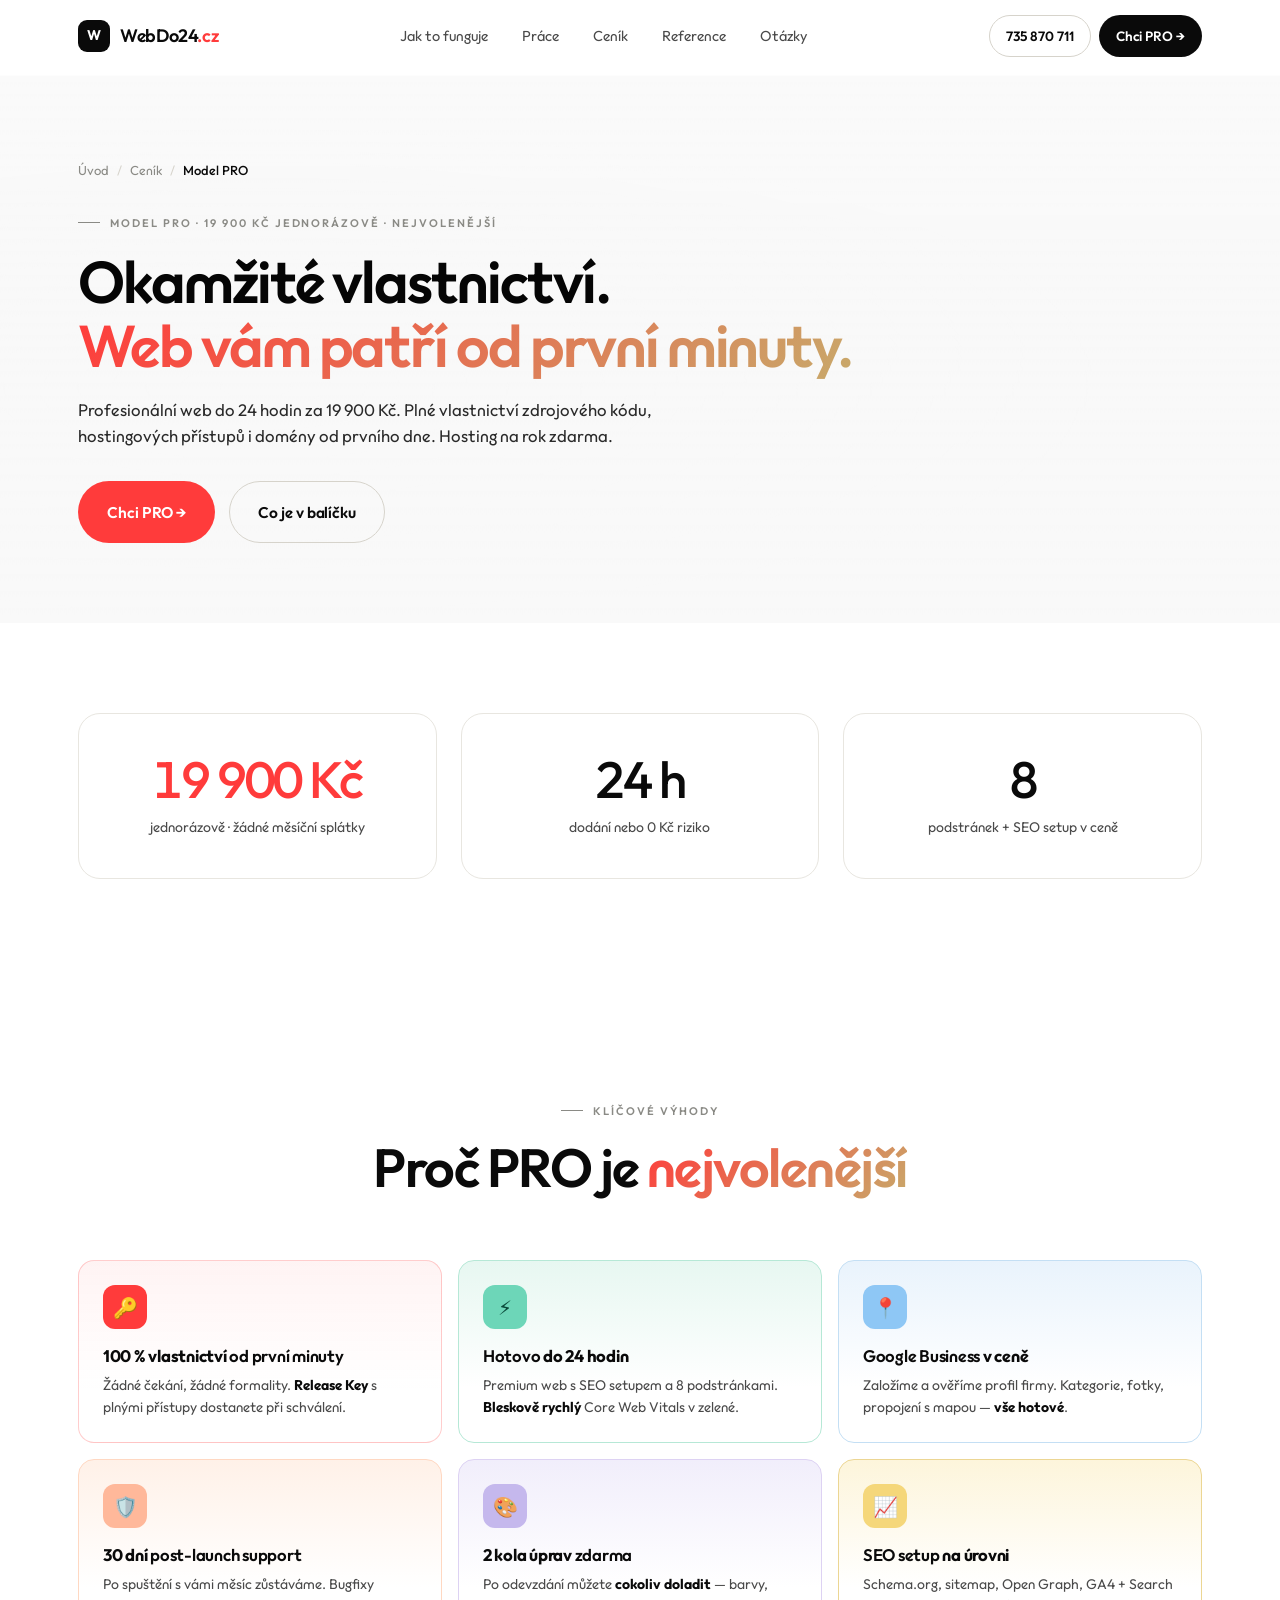
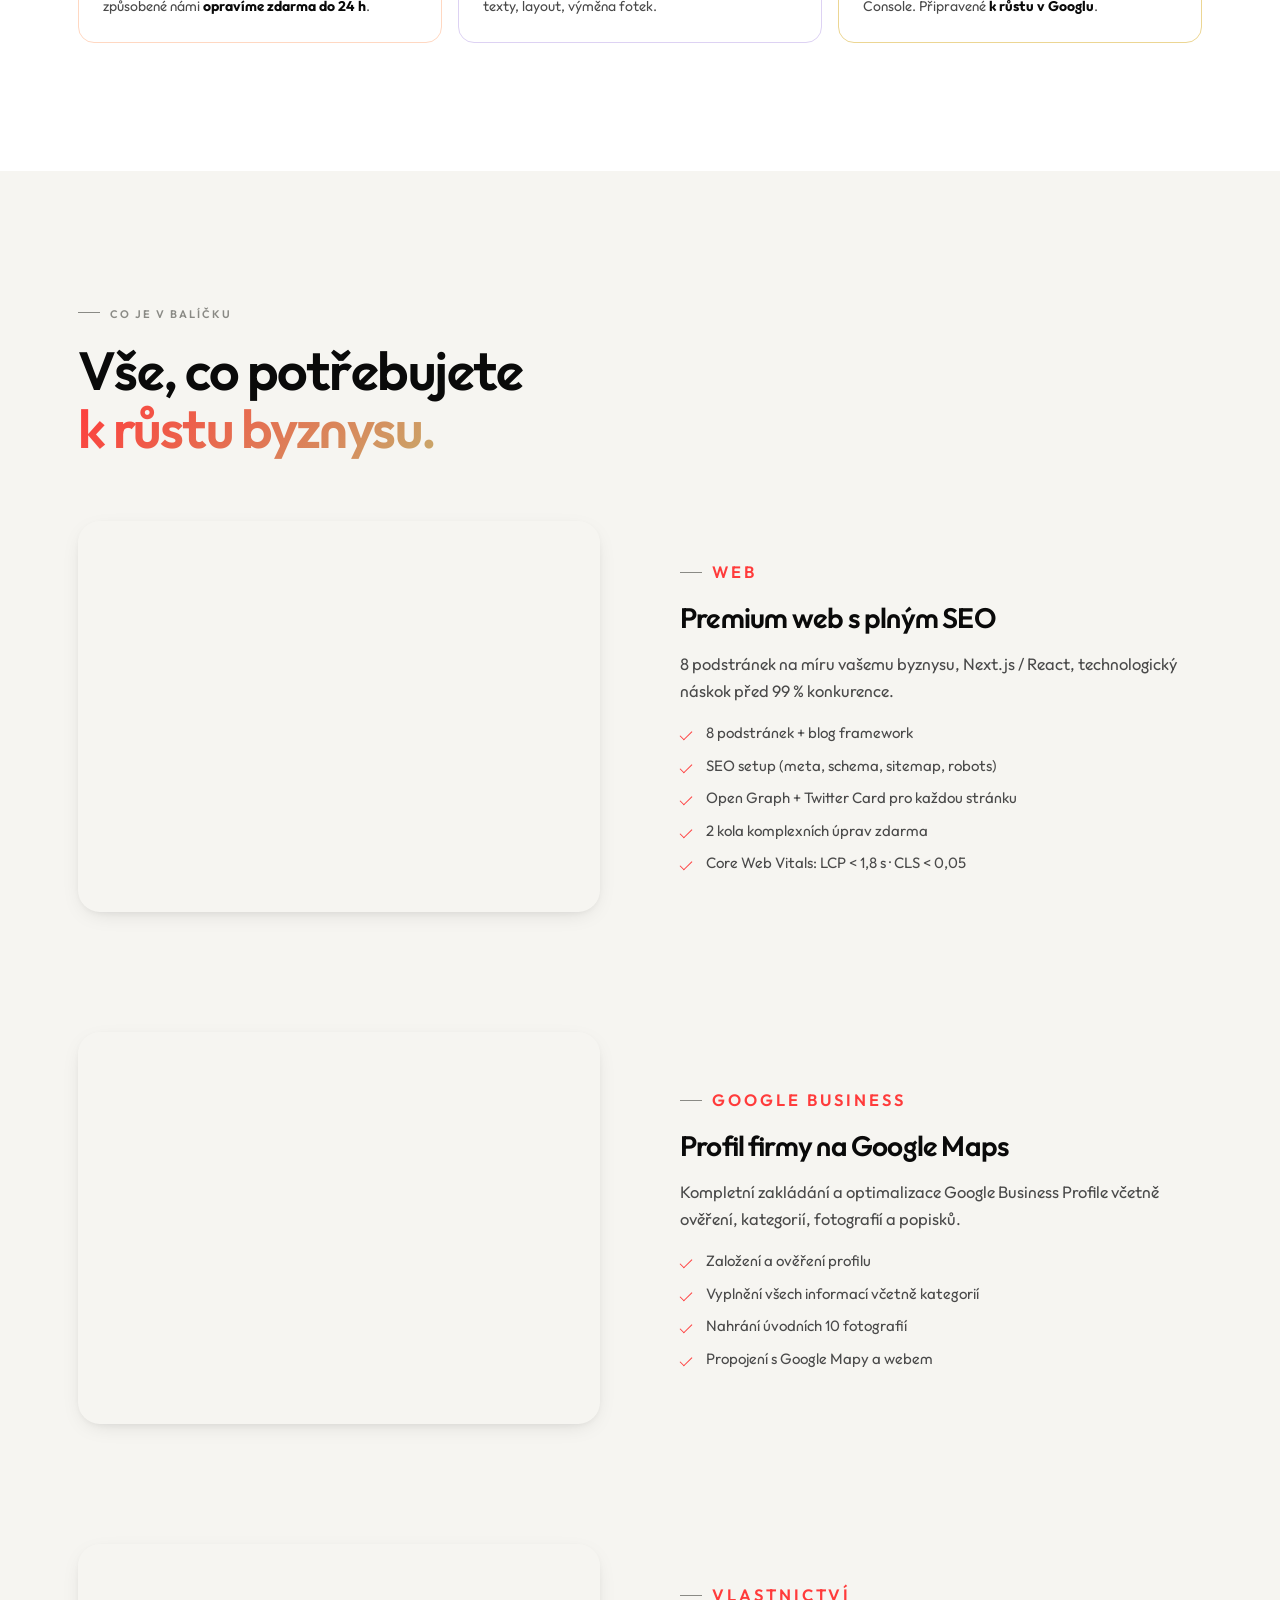
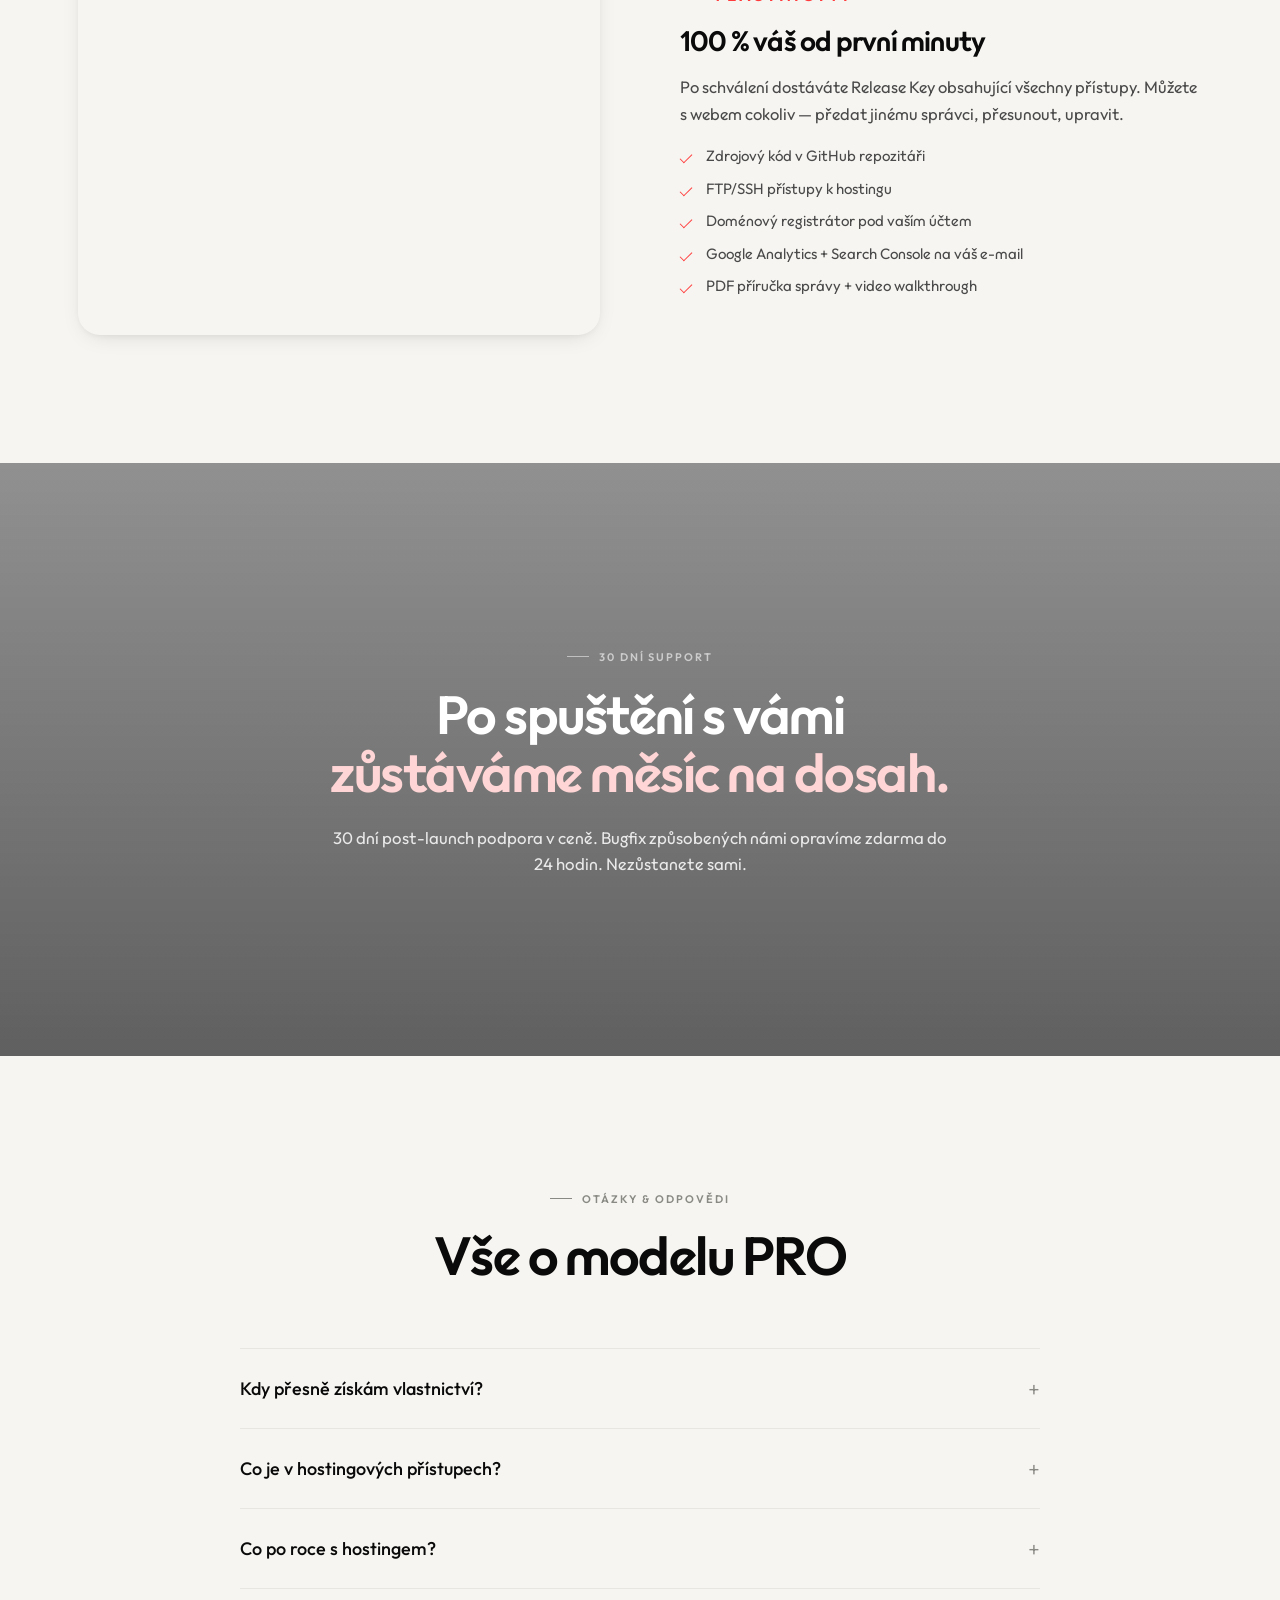
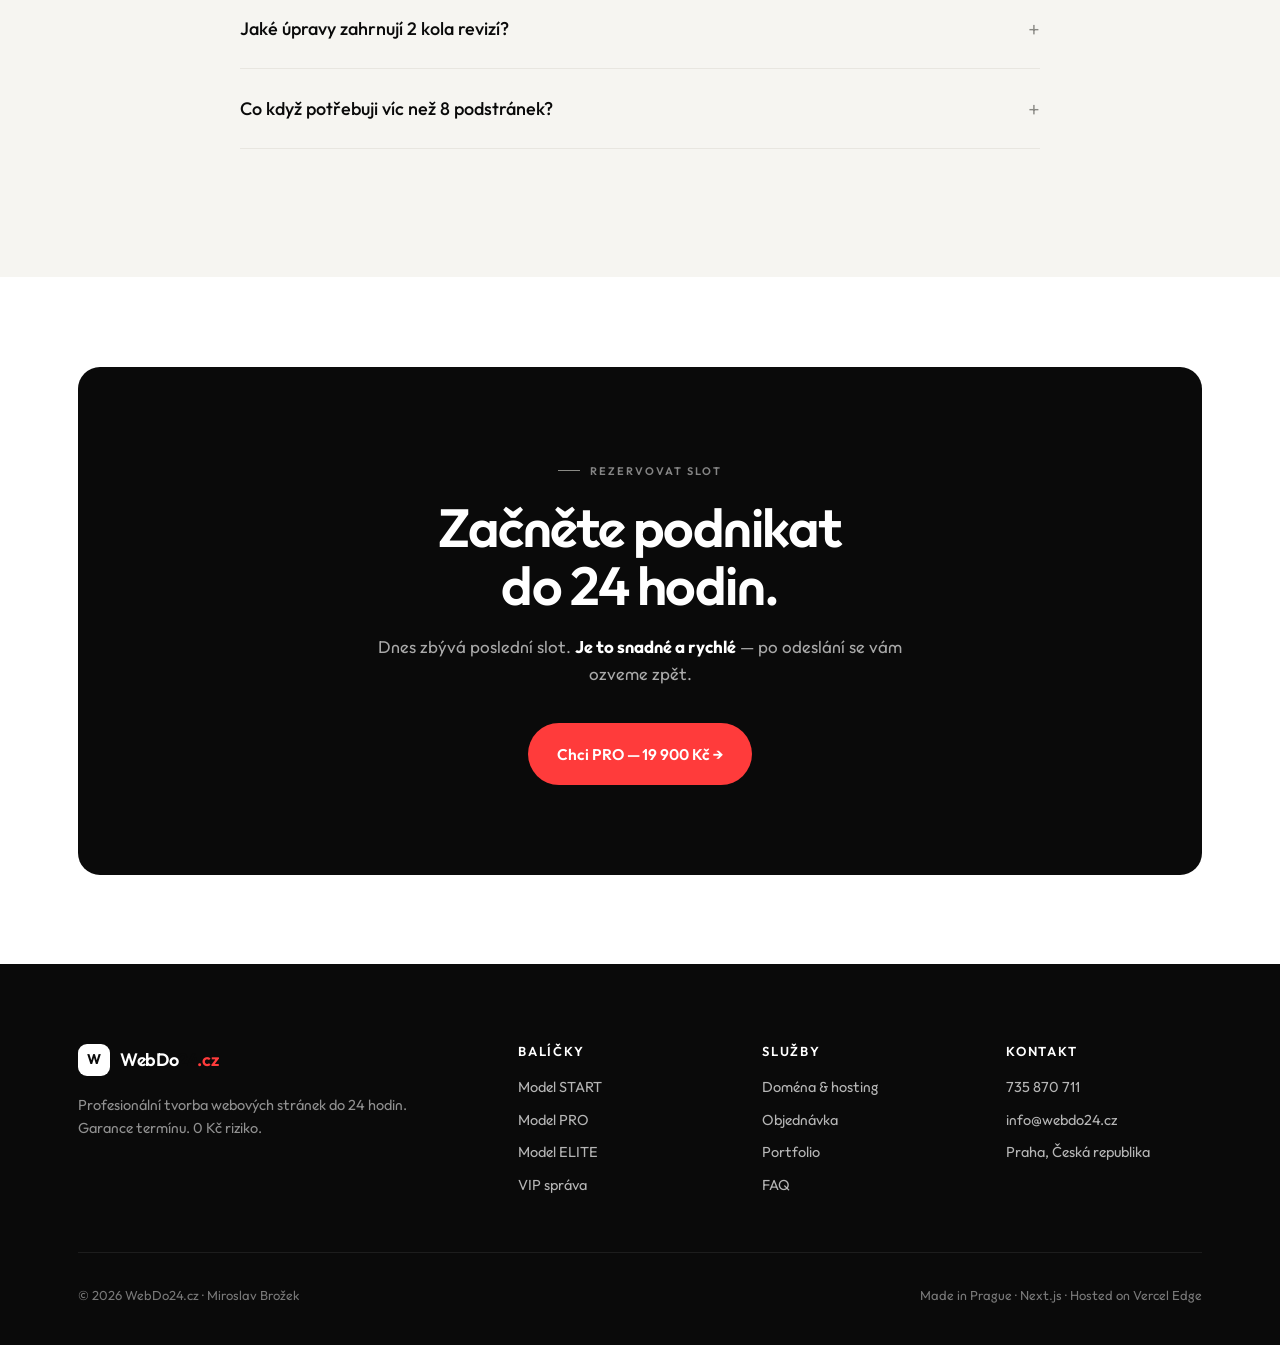
<file: model-pro.html>
<!DOCTYPE html>
<html lang="cs" class="scroll-smooth">
<head>
  <!-- Google Tag Manager -->
  <script>(function(w,d,s,l,i){w[l]=w[l]||[];w[l].push({'gtm.start':
  new Date().getTime(),event:'gtm.js'});var f=d.getElementsByTagName(s)[0],
  j=d.createElement(s),dl=l!='dataLayer'?'&l='+l:'';j.async=true;j.src=
  'https://www.googletagmanager.com/gtm.js?id='+i+dl;f.parentNode.insertBefore(j,f);
  })(window,document,'script','dataLayer','GTM-KJNB99JZ');</script>
  <!-- End Google Tag Manager -->
  <meta charset="UTF-8">

  <!-- Microsoft Clarity -->
  <script type="text/javascript">
    (function(c,l,a,r,i,t,y){
        c[a]=c[a]||function(){(c[a].q=c[a].q||[]).push(arguments)};
        t=l.createElement(r);t.async=1;t.src="https://www.clarity.ms/tag/"+i;
        y=l.getElementsByTagName(r)[0];y.parentNode.insertBefore(t,y);
    })(window, document, "clarity", "script", "wom81btrto");
  </script>
  <meta name="viewport" content="width=device-width, initial-scale=1.0">

  <title>Model PRO — Web za 19 900 Kč jednorázově | WebDo24.cz</title>
  <meta name="description" content="Model PRO: Profesionální web do 24 hodin za 19 900 Kč jednorázově. Plné vlastnictví kódu od prvního dne. Hosting na rok zdarma. Google Business v ceně.">
  <meta name="keywords" content="model pro, web jednorázově, web s vlastnictvím kódu, web 19900, profesionální web cena">
  <meta name="author" content="Miroslav Brožek | webdo24.cz">
  <meta name="robots" content="index, follow, max-image-preview:large">
  <meta name="theme-color" content="#ffffff">
  <link rel="canonical" href="https://www.webdo24.cz/model-pro.html">

  <meta property="og:type" content="product">
  <meta property="og:locale" content="cs_CZ">
  <meta property="og:url" content="https://www.webdo24.cz/model-pro.html">
  <meta property="og:title" content="Model PRO — Web za 19 900 Kč jednorázově">
  <meta property="og:description" content="Profesionální web do 24 hodin s plným vlastnictvím od prvního dne. Hosting zdarma.">
  <meta property="og:image" content="https://www.webdo24.cz/og-image.jpg">

  <script type="application/ld+json">
  {
    "@context": "https://schema.org",
    "@graph": [
      {
        "@type": "Product",
        "@id": "https://www.webdo24.cz/model-pro.html#product",
        "name": "Model PRO — Web s okamžitým vlastnictvím",
        "description": "Profesionální web do 24 hodin za 19 900 Kč jednorázově. Plné vlastnictví kódu, hosting na rok zdarma.",
        "brand": { "@type": "Brand", "name": "WebDo24.cz" },
        "offers": {
          "@type": "Offer",
          "price": "19900", "priceCurrency": "CZK",
          "availability": "https://schema.org/InStock",
          "url": "https://www.webdo24.cz/checkout.html?model=pro"
        },
        "aggregateRating": { "@type": "AggregateRating", "ratingValue": "4.9", "reviewCount": "127" }
      },
      {
        "@type": "BreadcrumbList",
        "itemListElement": [
          { "@type": "ListItem", "position": 1, "name": "Úvod", "item": "https://www.webdo24.cz/" },
          { "@type": "ListItem", "position": 2, "name": "Ceník", "item": "https://www.webdo24.cz/#cenik" },
          { "@type": "ListItem", "position": 3, "name": "Model PRO", "item": "https://www.webdo24.cz/model-pro.html" }
        ]
      }
    ]
  }
  </script>

  <link rel="preconnect" href="https://fonts.googleapis.com">
  <link rel="preconnect" href="https://fonts.gstatic.com" crossorigin>
  <link href="https://fonts.googleapis.com/css2?family=Outfit:wght@300;400;500;600;700&display=swap" rel="stylesheet">
  <link rel="stylesheet" href="styles.css">
</head>
<body>
<!-- Google Tag Manager (noscript) -->
<noscript><iframe src="https://www.googletagmanager.com/ns.html?id=GTM-KJNB99JZ"
height="0" width="0" style="display:none;visibility:hidden"></iframe></noscript>
<!-- End Google Tag Manager (noscript) -->

<div id="notif-wrap" aria-live="polite"></div>

<header class="site-header" id="siteHeader">
  <div class="row">
    <a href="index.html" class="brand"><span class="brand-mark">W</span><span>WebDo<b>24</b><span class="dot">.cz</span></span></a>
    <nav class="nav">
      <a href="index.html#jak">Jak to funguje</a>
      <a href="index.html#portfolio">Práce</a>
      <a href="index.html#cenik">Ceník</a>
      <a href="index.html#reference">Reference</a>
      <a href="index.html#faq">Otázky</a>
    </nav>
    <div class="header-cta">
      <a href="tel:735870711" class="btn btn-ghost btn-sm">735 870 711</a>
      <a href="checkout.html?model=pro" class="btn btn-primary btn-sm">Chci PRO →</a>
    </div>
    <button class="menu-toggle" id="menuToggle" aria-label="Menu"><span></span><span></span><span></span></button>
  </div>
  <div class="mob-menu" id="mobMenu">
    <a href="index.html#jak">Jak to funguje</a>
    <a href="index.html#portfolio">Práce</a>
    <a href="index.html#cenik">Ceník</a>
    <a href="index.html#reference">Reference</a>
    <a href="index.html#faq">Otázky</a>
    <a href="tel:735870711" class="btn btn-ghost">📞 735 870 711</a>
    <a href="checkout.html?model=pro" class="btn btn-primary">Chci PRO →</a>
  </div>
</header>

<main>

<section class="page-hero">
  <div class="page-hero-bg" data-parallax="0.2"
       style="background-image: url('https://images.unsplash.com/photo-1517048676732-d65bc937f952?auto=format&fit=crop&w=2400&q=80');"></div>
  <div class="wrap">
    <nav class="breadcrumb">
      <a href="index.html">Úvod</a><span class="sep">/</span>
      <a href="index.html#cenik">Ceník</a><span class="sep">/</span>
      <span class="current">Model PRO</span>
    </nav>
    <p class="eyebrow rev">Model PRO · 19 900 Kč jednorázově · Nejvolenější</p>
    <h1 class="rev">Okamžité vlastnictví.<br><span class="grad-text">Web vám patří od první minuty.</span></h1>
    <p class="lead rev" style="margin-top: 20px;">
      Profesionální web do 24 hodin za 19 900 Kč. Plné vlastnictví zdrojového kódu, hostingových přístupů
      i domény od prvního dne. Hosting na rok zdarma.
    </p>
    <div class="hero-actions rev" style="margin-top: 32px;">
      <a href="checkout.html?model=pro" class="btn btn-accent btn-lg">Chci PRO →</a>
      <a href="#obsah" class="btn btn-ghost btn-lg">Co je v balíčku</a>
    </div>
  </div>
</section>

<section class="tight">
  <div class="wrap">
    <div class="big-numbers">
      <div class="big-num rev"><div class="n accent">19 900 Kč</div><div class="l">jednorázově · žádné měsíční splátky</div></div>
      <div class="big-num rev" style="transition-delay:.08s"><div class="n">24 h</div><div class="l">dodání nebo 0 Kč riziko</div></div>
      <div class="big-num rev" style="transition-delay:.16s"><div class="n">8</div><div class="l">podstránek + SEO setup v ceně</div></div>
    </div>
  </div>
</section>

<section id="vyhody">
  <div class="wrap">
    <div class="section-head center rev">
      <p class="eyebrow">Klíčové výhody</p>
      <h2>Proč PRO je <span class="grad-text">nejvolenější</span></h2>
    </div>
    <div class="advantages">
      <div class="adv coral rev">
        <div class="ico">🔑</div>
        <h3><b>100 % vlastnictví</b> od první minuty</h3>
        <p>Žádné čekání, žádné formality. <b>Release Key</b> s plnými přístupy dostanete při schválení.</p>
      </div>
      <div class="adv mint rev" style="transition-delay:.06s">
        <div class="ico">⚡</div>
        <h3>Hotovo <b>do 24 hodin</b></h3>
        <p>Premium web s SEO setupem a 8 podstránkami. <b>Bleskově rychlý</b> Core Web Vitals v zelené.</p>
      </div>
      <div class="adv sky rev" style="transition-delay:.12s">
        <div class="ico">📍</div>
        <h3>Google Business <b>v ceně</b></h3>
        <p>Založíme a ověříme profil firmy. Kategorie, fotky, propojení s mapou — <b>vše hotové</b>.</p>
      </div>
      <div class="adv peach rev" style="transition-delay:.18s">
        <div class="ico">🛡️</div>
        <h3><b>30 dní</b> post-launch support</h3>
        <p>Po spuštění s vámi měsíc zůstáváme. Bugfixy způsobené námi <b>opravíme zdarma do 24 h</b>.</p>
      </div>
      <div class="adv lav rev" style="transition-delay:.24s">
        <div class="ico">🎨</div>
        <h3><b>2 kola úprav</b> zdarma</h3>
        <p>Po odevzdání můžete <b>cokoliv doladit</b> — barvy, texty, layout, výměna fotek.</p>
      </div>
      <div class="adv sun rev" style="transition-delay:.3s">
        <div class="ico">📈</div>
        <h3>SEO setup <b>na úrovni</b></h3>
        <p>Schema.org, sitemap, Open Graph, GA4 + Search Console. Připravené <b>k růstu v Googlu</b>.</p>
      </div>
    </div>
  </div>
</section>

<section id="obsah" style="background: var(--bg-alt);">
  <div class="wrap">
    <div class="section-head rev">
      <p class="eyebrow">Co je v balíčku</p>
      <h2>Vše, co potřebujete<br><span class="grad-text">k růstu byznysu.</span></h2>
    </div>

    <div class="feat-row rev">
      <div>
        <p class="eyebrow" style="color: var(--accent);">Web</p>
        <h3>Premium web s plným SEO</h3>
        <p>8 podstránek na míru vašemu byznysu, Next.js / React, technologický náskok před 99 % konkurence.</p>
        <ul>
          <li>8 podstránek + blog framework</li>
          <li>SEO setup (meta, schema, sitemap, robots)</li>
          <li>Open Graph + Twitter Card pro každou stránku</li>
          <li>2 kola komplexních úprav zdarma</li>
          <li>Core Web Vitals: LCP &lt; 1,8 s · CLS &lt; 0,05</li>
        </ul>
      </div>
      <div class="feat-img" style="background-image: url('https://images.unsplash.com/photo-1517245386807-bb43f82c33c4?auto=format&fit=crop&w=1600&q=80');"></div>
    </div>

    <div class="feat-row rev">
      <div class="feat-img" style="background-image: url('https://images.unsplash.com/photo-1432888622747-4eb9a8efeb07?auto=format&fit=crop&w=1600&q=80');"></div>
      <div>
        <p class="eyebrow" style="color: var(--accent);">Google Business</p>
        <h3>Profil firmy na Google Maps</h3>
        <p>Kompletní zakládání a optimalizace Google Business Profile včetně ověření, kategorií, fotografií a popisků.</p>
        <ul>
          <li>Založení a ověření profilu</li>
          <li>Vyplnění všech informací včetně kategorií</li>
          <li>Nahrání úvodních 10 fotografií</li>
          <li>Propojení s Google Mapy a webem</li>
        </ul>
      </div>
    </div>

    <div class="feat-row rev">
      <div>
        <p class="eyebrow" style="color: var(--accent);">Vlastnictví</p>
        <h3>100 % váš od první minuty</h3>
        <p>Po schválení dostáváte Release Key obsahující všechny přístupy. Můžete s webem cokoliv — předat jinému správci, přesunout, upravit.</p>
        <ul>
          <li>Zdrojový kód v GitHub repozitáři</li>
          <li>FTP/SSH přístupy k hostingu</li>
          <li>Doménový registrátor pod vaším účtem</li>
          <li>Google Analytics + Search Console na váš e-mail</li>
          <li>PDF příručka správy + video walkthrough</li>
        </ul>
      </div>
      <div class="feat-img" style="background-image: url('https://images.unsplash.com/photo-1551434678-e076c223a692?auto=format&fit=crop&w=1600&q=80');"></div>
    </div>
  </div>
</section>

<section class="parallax" style="padding: clamp(120px, 14vw, 180px) 0;">
  <div class="parallax-bg" data-parallax="0.3"
       style="background-image: url('https://images.unsplash.com/photo-1486406146926-c627a92ad1ab?auto=format&fit=crop&w=2400&q=80');"></div>
  <div class="wrap-tight rev" style="text-align: center;">
    <p class="eyebrow">30 dní support</p>
    <h2 style="margin-bottom: 24px;">Po spuštění s vámi<br><span style="color: #ffd5d5;">zůstáváme měsíc na dosah.</span></h2>
    <p class="lead" style="margin: 0 auto; color: rgba(255,255,255,.85);">
      30 dní post-launch podpora v ceně. Bugfix způsobených námi opravíme zdarma do 24 hodin. Nezůstanete sami.
    </p>
  </div>
</section>

<section id="faq" style="background: var(--bg-alt);">
  <div class="wrap-tight">
    <div class="section-head center rev">
      <p class="eyebrow">Otázky &amp; odpovědi</p>
      <h2>Vše o modelu PRO</h2>
    </div>
    <div class="faq rev">
      <div class="faq-item">
        <button class="faq-q">Kdy přesně získám vlastnictví?</button>
        <div class="faq-a"><div class="faq-a-inner">V okamžiku schválení webu a aktivace Holdu. Současně dostáváte Release Key se všemi přístupy. Žádné čekání, žádné formality.</div></div>
      </div>
      <div class="faq-item">
        <button class="faq-q">Co je v hostingových přístupech?</button>
        <div class="faq-a"><div class="faq-a-inner">FTP/SSH přihlašovací údaje, administrace hostingu, doménový registrátor (sami si můžete změnit DNS), e-mailová administrace. Vše přímo na vašem účtu.</div></div>
      </div>
      <div class="faq-item">
        <button class="faq-q">Co po roce s hostingem?</button>
        <div class="faq-a"><div class="faq-a-inner">Po 12 měsících můžete hosting prodloužit u nás (390 Kč/měs) nebo přesunout na vlastní. Veškeré přístupy a kód jsou vaše.</div></div>
      </div>
      <div class="faq-item">
        <button class="faq-q">Jaké úpravy zahrnují 2 kola revizí?</button>
        <div class="faq-a"><div class="faq-a-inner">První kolo: jakékoliv úpravy obsahu, barev, struktury menu, výměna fotek. Druhé kolo: ladění detailů po vašich testech. Vícepráce (nové funkce, e-shop) jsou písemně naceněné předem.</div></div>
      </div>
      <div class="faq-item">
        <button class="faq-q">Co když potřebuji víc než 8 podstránek?</button>
        <div class="faq-a"><div class="faq-a-inner">Každá další podstránka = 990 Kč. Blog s neomezeným počtem článků zahrnut. Pro e-shop doporučujeme ELITE.</div></div>
      </div>
    </div>
  </div>
</section>

<section class="tight">
  <div class="wrap">
    <div class="cta-section rev" style="padding: clamp(56px, 7vw, 96px) clamp(32px, 5vw, 64px); text-align: center;">
      <p class="eyebrow" style="color: rgba(255,255,255,.5);">Rezervovat slot</p>
      <h2 style="margin-bottom: 20px;">Začněte podnikat<br>do 24 hodin.</h2>
      <p style="margin: 0 auto 36px; max-width: 540px;">
        Dnes zbývá poslední slot. <b style="color:#fff">Je to snadné a rychlé</b> — po odeslání se vám ozveme zpět.
      </p>
      <a href="checkout.html?model=pro" class="btn btn-accent btn-lg">Chci PRO — 19 900 Kč →</a>
    </div>
  </div>
</section>

</main>

<footer class="footer">
  <div class="wrap">
    <div class="grid">
      <div>
        <a href="index.html" class="brand" style="color:#fff;"><span class="brand-mark" style="background:#fff;color:#0a0a0a;">W</span><span>WebDo<b>24</b><span class="dot">.cz</span></span></a>
        <p style="margin-top: 18px; color: rgba(255,255,255,.55); max-width: 36ch;">Profesionální tvorba webových stránek do 24 hodin. Garance termínu. 0 Kč riziko.</p>
      </div>
      <div><h4>Balíčky</h4><ul><li><a href="model-start.html">Model START</a></li><li><a href="model-pro.html">Model PRO</a></li><li><a href="model-elite.html">Model ELITE</a></li><li><a href="vip-sprava.html">VIP správa</a></li></ul></div>
      <div><h4>Služby</h4><ul><li><a href="domena.html">Doména &amp; hosting</a></li><li><a href="checkout.html">Objednávka</a></li><li><a href="index.html#portfolio">Portfolio</a></li><li><a href="index.html#faq">FAQ</a></li></ul></div>
      <div><h4>Kontakt</h4><ul><li><a href="tel:735870711">735 870 711</a></li><li><a href="mailto:info@webdo24.cz">info@webdo24.cz</a></li><li>Praha, Česká republika</li></ul></div>
    </div>
    <div class="legal">
      <span>© 2026 WebDo24.cz · Miroslav Brožek</span>
      <span>Made in Prague · Next.js · Hosted on Vercel Edge</span>
    </div>
  </div>
</footer>

<script src="script.js"></script>
</body>
</html>
</file>
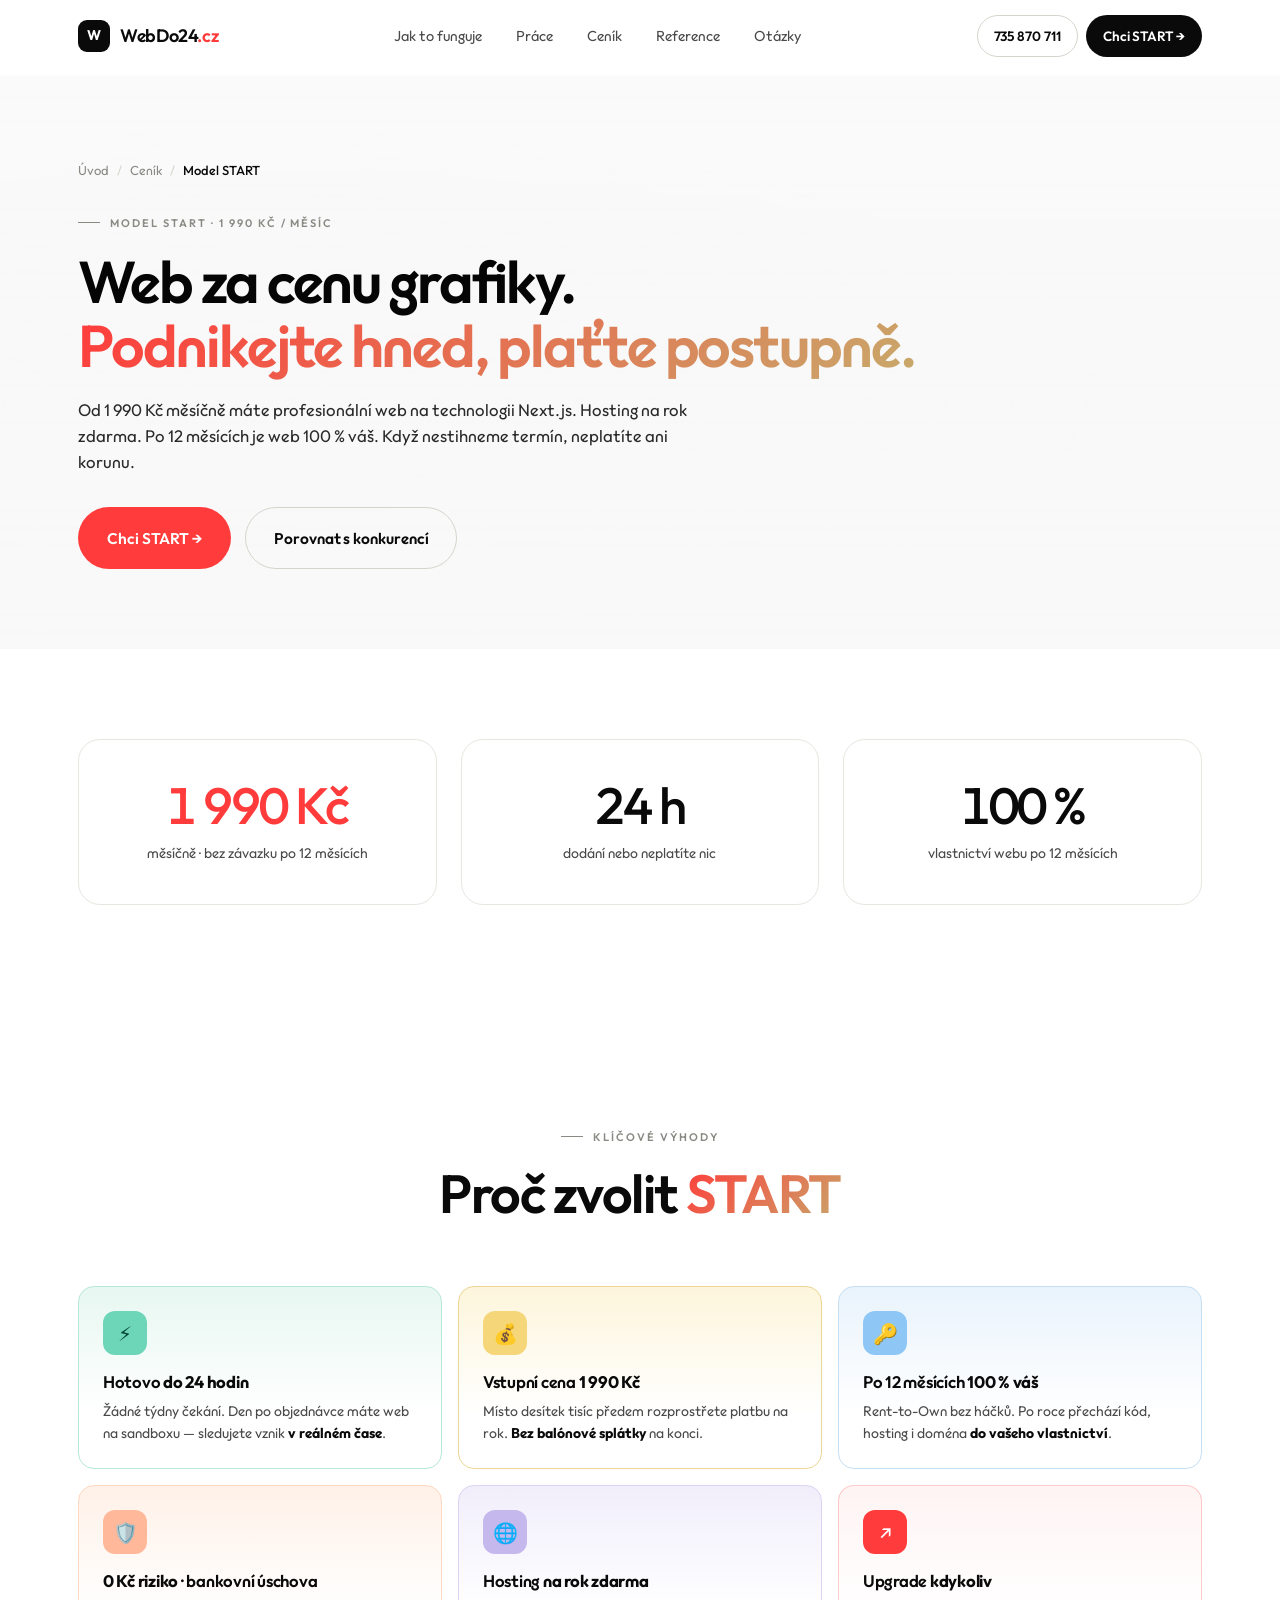
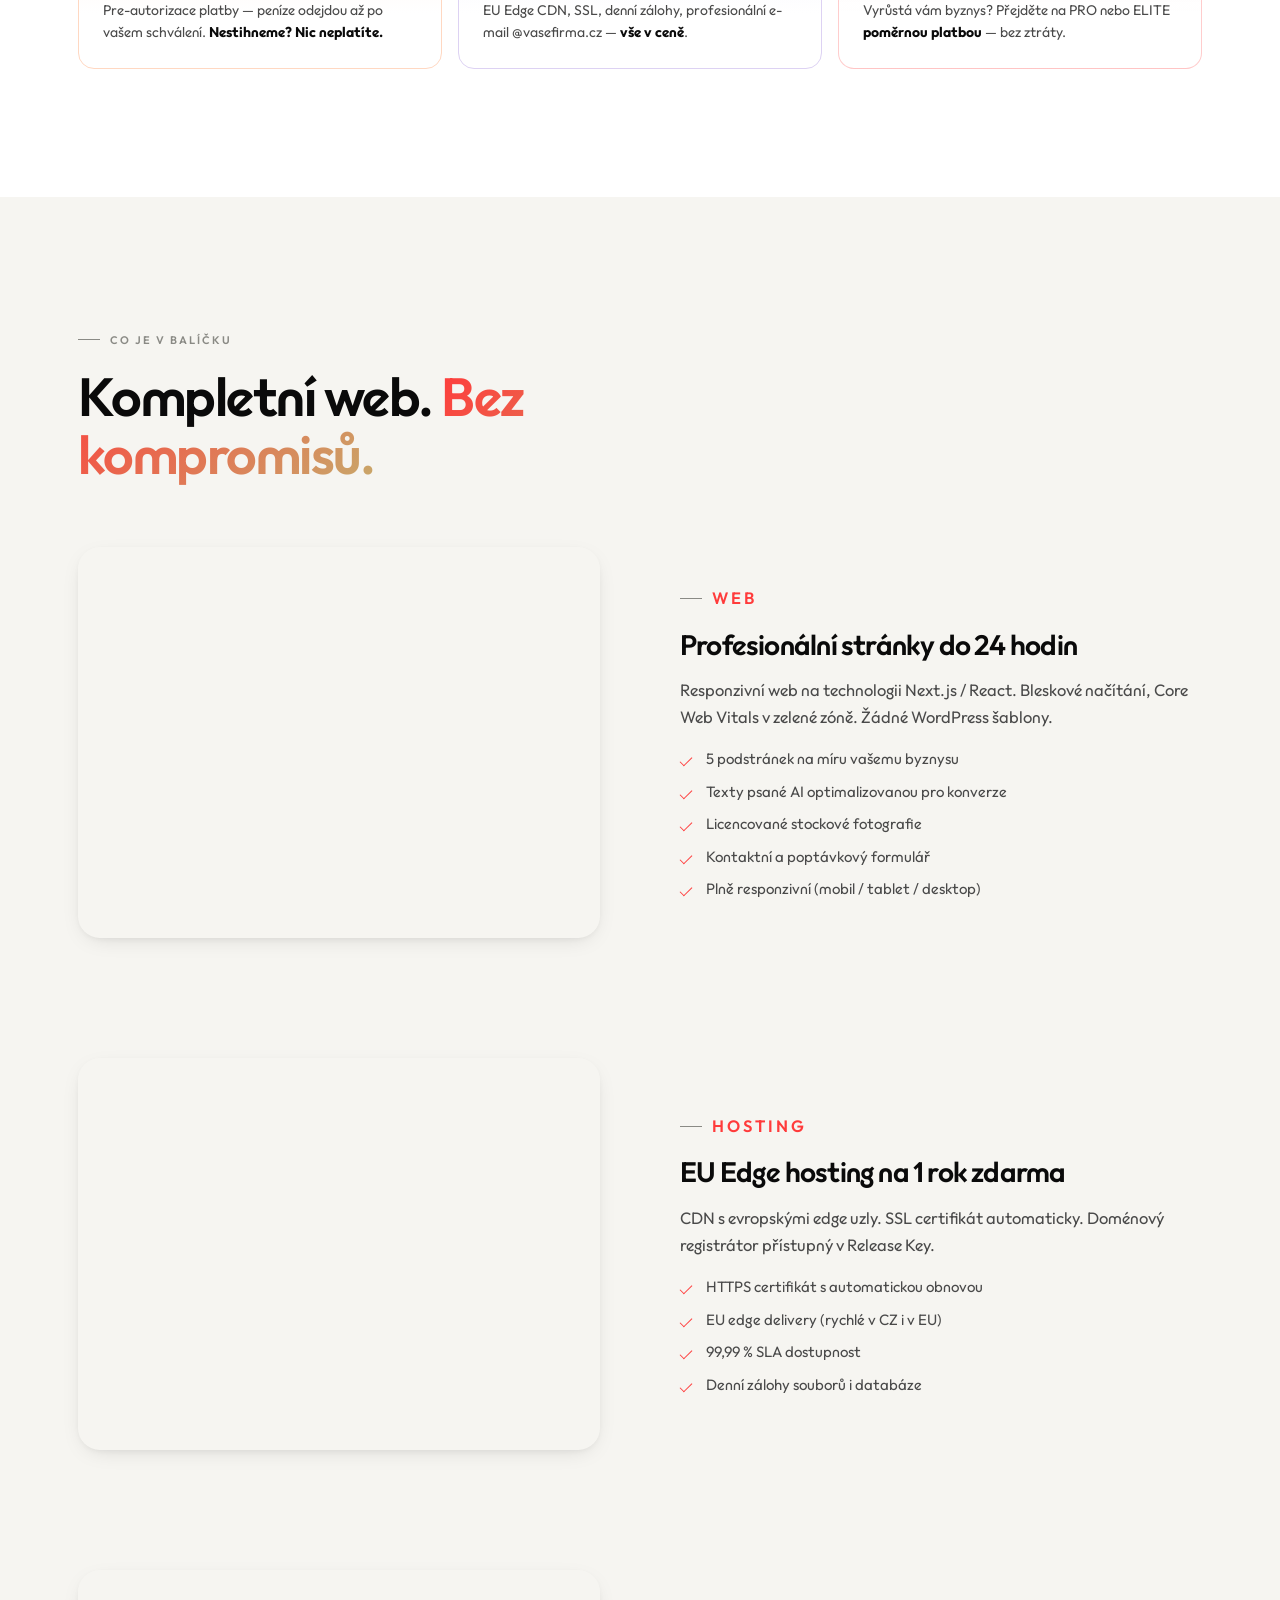
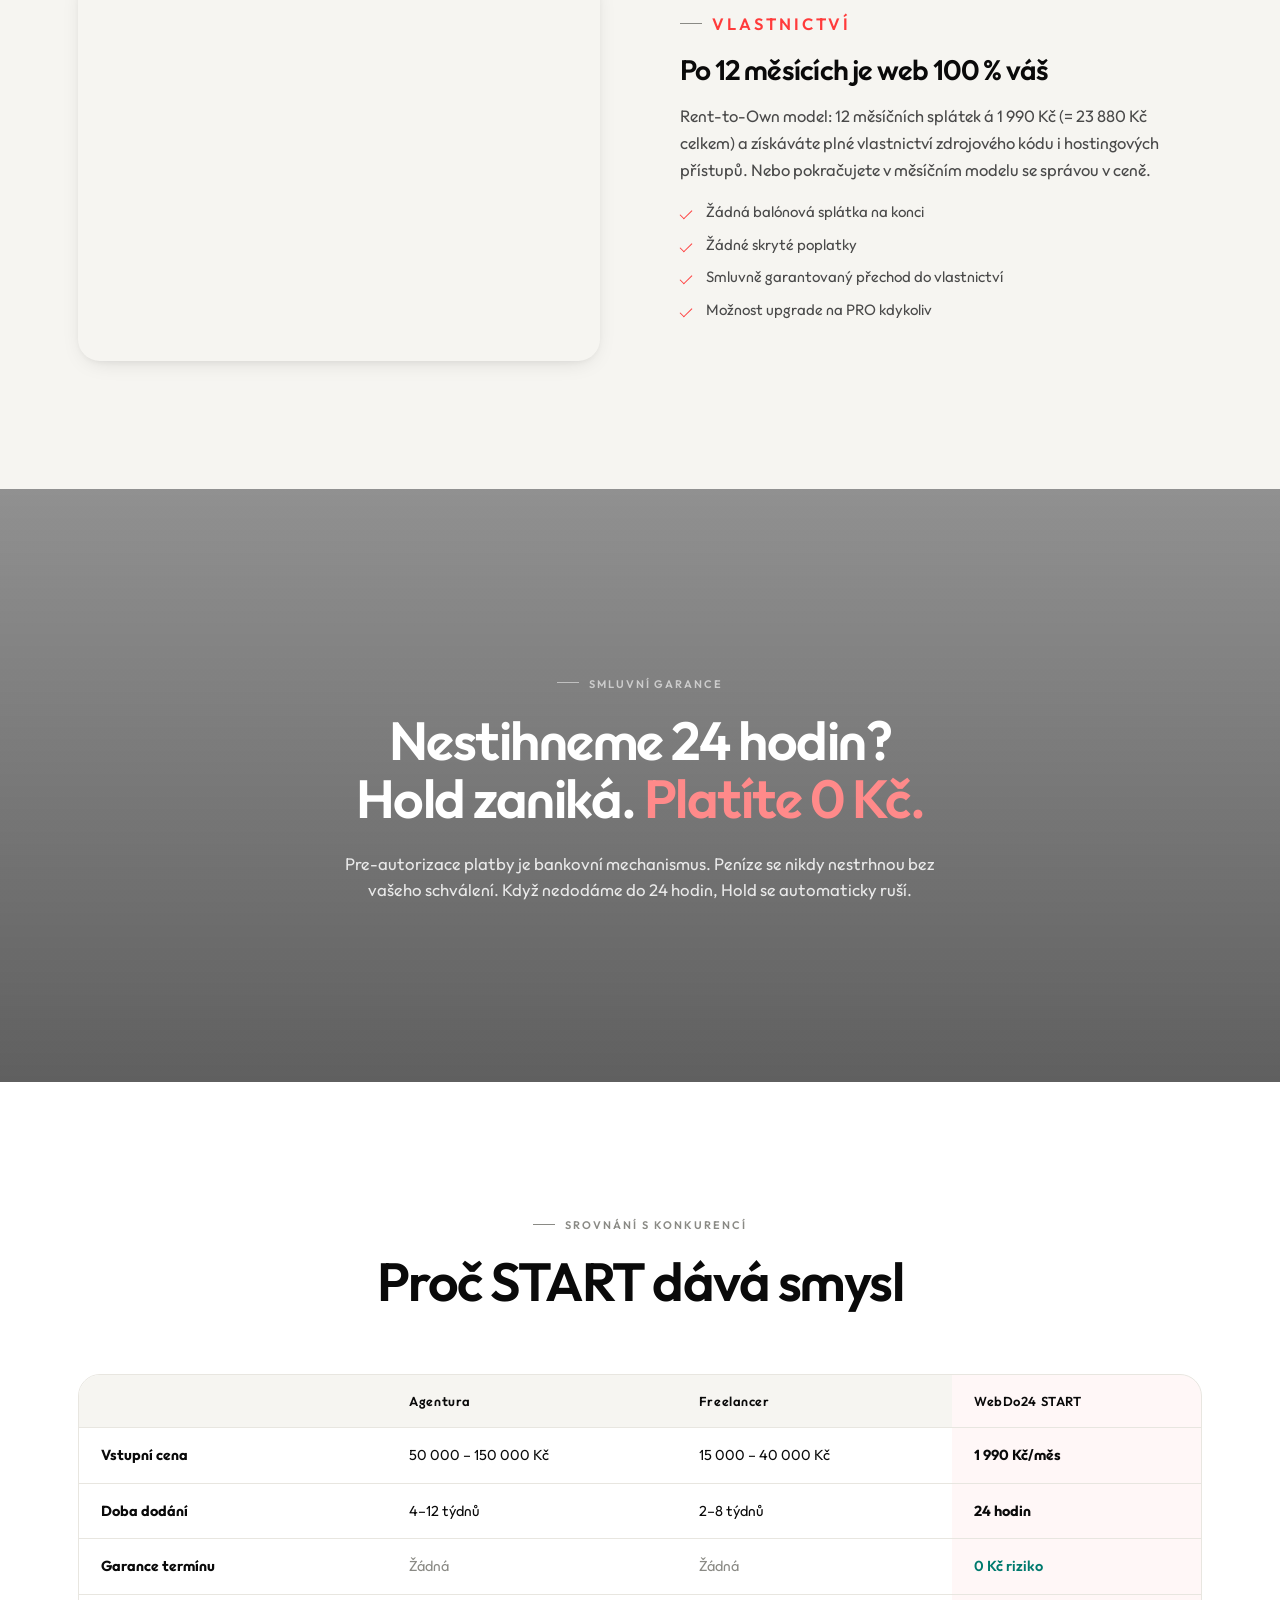
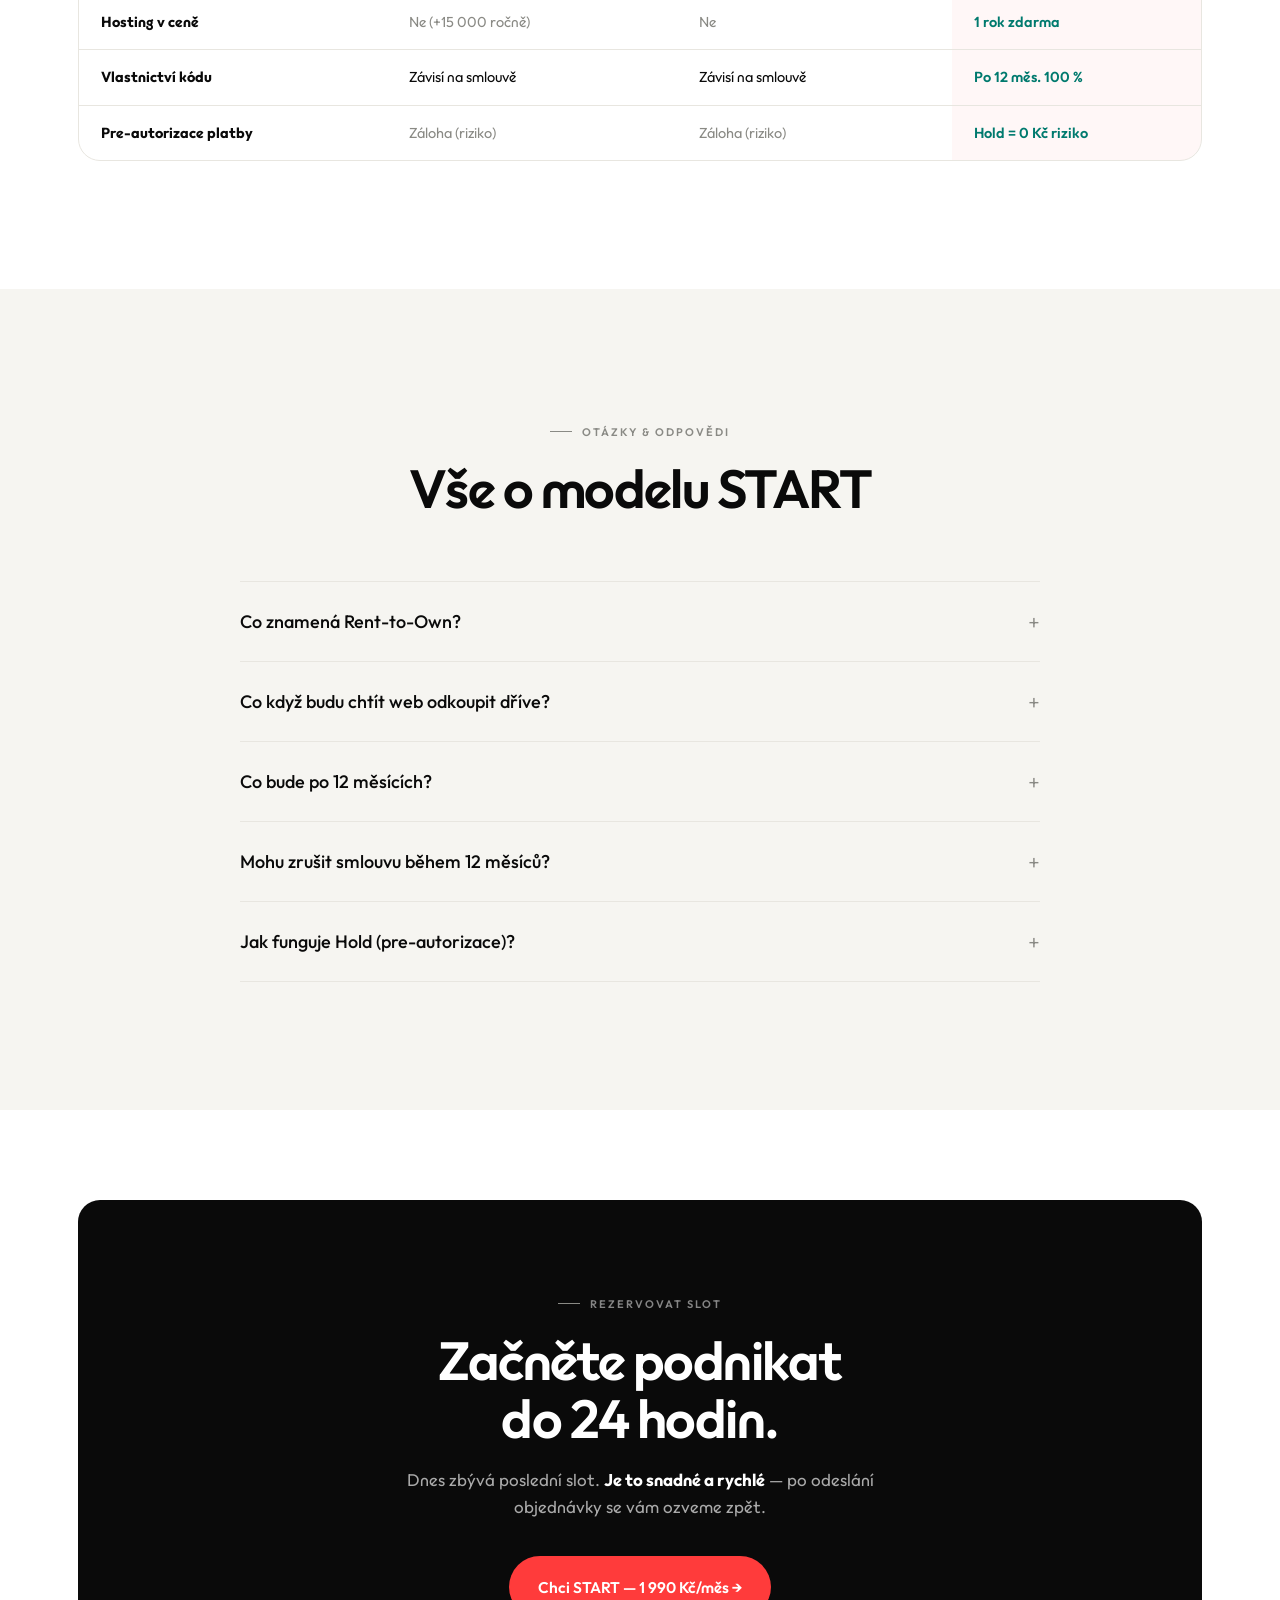
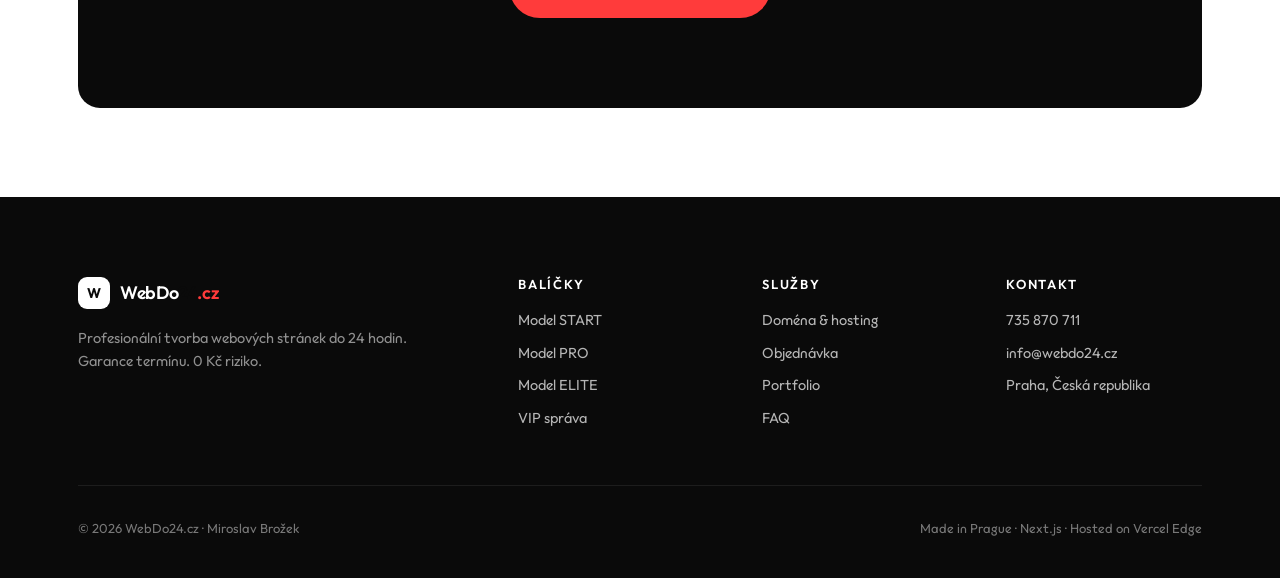
<file: model-start.html>
<!DOCTYPE html>
<html lang="cs" class="scroll-smooth">
<head>
  <!-- Google Tag Manager -->
  <script>(function(w,d,s,l,i){w[l]=w[l]||[];w[l].push({'gtm.start':
  new Date().getTime(),event:'gtm.js'});var f=d.getElementsByTagName(s)[0],
  j=d.createElement(s),dl=l!='dataLayer'?'&l='+l:'';j.async=true;j.src=
  'https://www.googletagmanager.com/gtm.js?id='+i+dl;f.parentNode.insertBefore(j,f);
  })(window,document,'script','dataLayer','GTM-KJNB99JZ');</script>
  <!-- End Google Tag Manager -->
  <meta charset="UTF-8">

  <!-- Microsoft Clarity -->
  <script type="text/javascript">
    (function(c,l,a,r,i,t,y){
        c[a]=c[a]||function(){(c[a].q=c[a].q||[]).push(arguments)};
        t=l.createElement(r);t.async=1;t.src="https://www.clarity.ms/tag/"+i;
        y=l.getElementsByTagName(r)[0];y.parentNode.insertBefore(t,y);
    })(window, document, "clarity", "script", "wom81btrto");
  </script>
  <meta name="viewport" content="width=device-width, initial-scale=1.0">

  <title>Model START — Web od 1 990 Kč/měs | WebDo24.cz</title>
  <meta name="description" content="Model START: Profesionální web do 24 hodin za 1 990 Kč měsíčně. Rent-to-Own — po 12 měsících je web 100 % váš. Hosting na rok zdarma. Garance 0 Kč riziko.">
  <meta name="keywords" content="model start, web na splátky, rent-to-own web, levný web pro firmu, web za 1990 Kč">
  <meta name="author" content="Miroslav Brožek | webdo24.cz">
  <meta name="robots" content="index, follow, max-image-preview:large">
  <meta name="theme-color" content="#ffffff">
  <link rel="canonical" href="https://www.webdo24.cz/model-start.html">

  <meta property="og:type" content="product">
  <meta property="og:locale" content="cs_CZ">
  <meta property="og:site_name" content="WebDo24.cz">
  <meta property="og:url" content="https://www.webdo24.cz/model-start.html">
  <meta property="og:title" content="Model START — Web od 1 990 Kč/měs | WebDo24.cz">
  <meta property="og:description" content="Profesionální web do 24 hodin. Rent-to-Own — po 12 měsících váš. Hosting na rok zdarma.">
  <meta property="og:image" content="https://www.webdo24.cz/og-image.jpg">

  <script type="application/ld+json">
  {
    "@context": "https://schema.org",
    "@graph": [
      {
        "@type": "Product",
        "@id": "https://www.webdo24.cz/model-start.html#product",
        "name": "Model START — Web za cenu grafiky",
        "description": "Profesionální web do 24 hodin s Rent-to-Own modelem. Po 12 měsících je web 100 % váš. Hosting na 1 rok zdarma.",
        "brand": { "@type": "Brand", "name": "WebDo24.cz" },
        "offers": {
          "@type": "Offer",
          "price": "1990",
          "priceCurrency": "CZK",
          "availability": "https://schema.org/InStock",
          "priceSpecification": {
            "@type": "UnitPriceSpecification",
            "price": "1990", "priceCurrency": "CZK", "unitText": "měsíc"
          },
          "url": "https://www.webdo24.cz/checkout.html?model=start"
        },
        "aggregateRating": { "@type": "AggregateRating", "ratingValue": "4.9", "reviewCount": "127" }
      },
      {
        "@type": "BreadcrumbList",
        "itemListElement": [
          { "@type": "ListItem", "position": 1, "name": "Úvod", "item": "https://www.webdo24.cz/" },
          { "@type": "ListItem", "position": 2, "name": "Ceník", "item": "https://www.webdo24.cz/#cenik" },
          { "@type": "ListItem", "position": 3, "name": "Model START", "item": "https://www.webdo24.cz/model-start.html" }
        ]
      }
    ]
  }
  </script>

  <link rel="preconnect" href="https://fonts.googleapis.com">
  <link rel="preconnect" href="https://fonts.gstatic.com" crossorigin>
  <link href="https://fonts.googleapis.com/css2?family=Outfit:wght@300;400;500;600;700&display=swap" rel="stylesheet">
  <link rel="stylesheet" href="styles.css">
</head>
<body>
<!-- Google Tag Manager (noscript) -->
<noscript><iframe src="https://www.googletagmanager.com/ns.html?id=GTM-KJNB99JZ"
height="0" width="0" style="display:none;visibility:hidden"></iframe></noscript>
<!-- End Google Tag Manager (noscript) -->

<div id="notif-wrap" aria-live="polite" aria-atomic="false"></div>

<!-- ========== HEADER ========== -->
<header class="site-header" id="siteHeader">
  <div class="row">
    <a href="index.html" class="brand" aria-label="WebDo24.cz">
      <span class="brand-mark">W</span>
      <span>WebDo<b>24</b><span class="dot">.cz</span></span>
    </a>
    <nav class="nav">
      <a href="index.html#jak">Jak to funguje</a>
      <a href="index.html#portfolio">Práce</a>
      <a href="index.html#cenik">Ceník</a>
      <a href="index.html#reference">Reference</a>
      <a href="index.html#faq">Otázky</a>
    </nav>
    <div class="header-cta">
      <a href="tel:735870711" class="btn btn-ghost btn-sm">735 870 711</a>
      <a href="checkout.html?model=start" class="btn btn-primary btn-sm">Chci START →</a>
    </div>
    <button class="menu-toggle" id="menuToggle" aria-label="Menu">
      <span></span><span></span><span></span>
    </button>
  </div>
  <div class="mob-menu" id="mobMenu">
    <a href="index.html#jak">Jak to funguje</a>
    <a href="index.html#portfolio">Práce</a>
    <a href="index.html#cenik">Ceník</a>
    <a href="index.html#reference">Reference</a>
    <a href="index.html#faq">Otázky</a>
    <a href="tel:735870711" class="btn btn-ghost">📞 735 870 711</a>
    <a href="checkout.html?model=start" class="btn btn-primary">Chci START →</a>
  </div>
</header>

<main>

<!-- ========== PAGE HERO ========== -->
<section class="page-hero">
  <div class="page-hero-bg" data-parallax="0.2"
       style="background-image: url('https://images.unsplash.com/photo-1556761175-b413da4baf72?auto=format&fit=crop&w=2400&q=80');"></div>
  <div class="wrap">
    <nav class="breadcrumb" aria-label="Drobečková navigace">
      <a href="index.html">Úvod</a>
      <span class="sep">/</span>
      <a href="index.html#cenik">Ceník</a>
      <span class="sep">/</span>
      <span class="current">Model START</span>
    </nav>
    <p class="eyebrow rev">Model START · 1 990 Kč / měsíc</p>
    <h1 class="rev">Web za cenu grafiky.<br><span class="grad-text">Podnikejte hned, plaťte postupně.</span></h1>
    <p class="lead rev" style="margin-top: 20px;">
      Od 1 990 Kč měsíčně máte profesionální web na technologii Next.js. Hosting na rok zdarma.
      Po 12 měsících je web 100 % váš. Když nestihneme termín, neplatíte ani korunu.
    </p>
    <div class="hero-actions rev" style="margin-top: 32px;">
      <a href="checkout.html?model=start" class="btn btn-accent btn-lg">Chci START →</a>
      <a href="#srovnani" class="btn btn-ghost btn-lg">Porovnat s konkurencí</a>
    </div>
  </div>
</section>

<!-- ========== KEY NUMBERS ========== -->
<section class="tight">
  <div class="wrap">
    <div class="big-numbers">
      <div class="big-num rev">
        <div class="n accent">1 990 Kč</div>
        <div class="l">měsíčně · bez závazku po 12 měsících</div>
      </div>
      <div class="big-num rev" style="transition-delay:.08s">
        <div class="n">24 h</div>
        <div class="l">dodání nebo neplatíte nic</div>
      </div>
      <div class="big-num rev" style="transition-delay:.16s">
        <div class="n">100 %</div>
        <div class="l">vlastnictví webu po 12 měsících</div>
      </div>
    </div>
  </div>
</section>

<!-- ========== VÝHODY ========== -->
<section id="vyhody">
  <div class="wrap">
    <div class="section-head center rev">
      <p class="eyebrow">Klíčové výhody</p>
      <h2>Proč zvolit <span class="grad-text">START</span></h2>
    </div>
    <div class="advantages">
      <div class="adv mint rev">
        <div class="ico">⚡</div>
        <h3>Hotovo <b>do 24 hodin</b></h3>
        <p>Žádné týdny čekání. Den po objednávce máte web na sandboxu — sledujete vznik <b>v reálném čase</b>.</p>
      </div>
      <div class="adv sun rev" style="transition-delay:.06s">
        <div class="ico">💰</div>
        <h3>Vstupní cena <b>1 990 Kč</b></h3>
        <p>Místo desítek tisíc předem rozprostřete platbu na rok. <b>Bez balónové splátky</b> na konci.</p>
      </div>
      <div class="adv sky rev" style="transition-delay:.12s">
        <div class="ico">🔑</div>
        <h3>Po 12 měsících <b>100 % váš</b></h3>
        <p>Rent-to-Own bez háčků. Po roce přechází kód, hosting i doména <b>do vašeho vlastnictví</b>.</p>
      </div>
      <div class="adv peach rev" style="transition-delay:.18s">
        <div class="ico">🛡️</div>
        <h3><b>0 Kč riziko</b> · bankovní úschova</h3>
        <p>Pre-autorizace platby — peníze odejdou až po vašem schválení. <b>Nestihneme? Nic neplatíte.</b></p>
      </div>
      <div class="adv lav rev" style="transition-delay:.24s">
        <div class="ico">🌐</div>
        <h3>Hosting <b>na rok zdarma</b></h3>
        <p>EU Edge CDN, SSL, denní zálohy, profesionální e-mail @vasefirma.cz — <b>vše v ceně</b>.</p>
      </div>
      <div class="adv coral rev" style="transition-delay:.3s">
        <div class="ico">↗</div>
        <h3>Upgrade <b>kdykoliv</b></h3>
        <p>Vyrůstá vám byznys? Přejděte na PRO nebo ELITE <b>poměrnou platbou</b> — bez ztráty.</p>
      </div>
    </div>
  </div>
</section>

<!-- ========== FEATURE ROWS ========== -->
<section id="obsah" style="background: var(--bg-alt);">
  <div class="wrap">
    <div class="section-head rev">
      <p class="eyebrow">Co je v balíčku</p>
      <h2>Kompletní web. <span class="grad-text">Bez kompromisů.</span></h2>
    </div>

    <div class="feat-row rev">
      <div>
        <p class="eyebrow" style="color: var(--accent);">Web</p>
        <h3>Profesionální stránky do 24 hodin</h3>
        <p>Responzivní web na technologii Next.js / React. Bleskové načítání, Core Web Vitals v zelené zóně. Žádné WordPress šablony.</p>
        <ul>
          <li>5 podstránek na míru vašemu byznysu</li>
          <li>Texty psané AI optimalizovanou pro konverze</li>
          <li>Licencované stockové fotografie</li>
          <li>Kontaktní a poptávkový formulář</li>
          <li>Plně responzivní (mobil / tablet / desktop)</li>
        </ul>
      </div>
      <div class="feat-img" style="background-image: url('https://images.unsplash.com/photo-1581291518857-4e27b48ff24e?auto=format&fit=crop&w=1600&q=80');"></div>
    </div>

    <div class="feat-row rev">
      <div class="feat-img" style="background-image: url('https://images.unsplash.com/photo-1451187580459-43490279c0fa?auto=format&fit=crop&w=1600&q=80');"></div>
      <div>
        <p class="eyebrow" style="color: var(--accent);">Hosting</p>
        <h3>EU Edge hosting na 1 rok zdarma</h3>
        <p>CDN s evropskými edge uzly. SSL certifikát automaticky. Doménový registrátor přístupný v Release Key.</p>
        <ul>
          <li>HTTPS certifikát s automatickou obnovou</li>
          <li>EU edge delivery (rychlé v CZ i v EU)</li>
          <li>99,99 % SLA dostupnost</li>
          <li>Denní zálohy souborů i databáze</li>
        </ul>
      </div>
    </div>

    <div class="feat-row rev">
      <div>
        <p class="eyebrow" style="color: var(--accent);">Vlastnictví</p>
        <h3>Po 12 měsících je web 100 % váš</h3>
        <p>Rent-to-Own model: 12 měsíčních splátek á 1 990 Kč (= 23 880 Kč celkem) a získáváte plné vlastnictví zdrojového kódu i hostingových přístupů. Nebo pokračujete v měsíčním modelu se správou v ceně.</p>
        <ul>
          <li>Žádná balónová splátka na konci</li>
          <li>Žádné skryté poplatky</li>
          <li>Smluvně garantovaný přechod do vlastnictví</li>
          <li>Možnost upgrade na PRO kdykoliv</li>
        </ul>
      </div>
      <div class="feat-img" style="background-image: url('https://images.unsplash.com/photo-1450101499163-c8848c66ca85?auto=format&fit=crop&w=1600&q=80');"></div>
    </div>
  </div>
</section>

<!-- ========== PARALLAX BREAK ========== -->
<section class="parallax" style="padding: clamp(120px, 14vw, 180px) 0;">
  <div class="parallax-bg" data-parallax="0.3"
       style="background-image: url('https://images.unsplash.com/photo-1606857521015-7f9fcf423740?auto=format&fit=crop&w=2400&q=80');"></div>
  <div class="wrap-tight rev" style="text-align: center;">
    <p class="eyebrow">Smluvní garance</p>
    <h2 style="margin-bottom: 24px;">Nestihneme 24 hodin?<br>Hold zaniká. <span style="color: #ff8a8a;">Platíte 0 Kč.</span></h2>
    <p class="lead" style="margin: 0 auto; color: rgba(255,255,255,.85);">
      Pre-autorizace platby je bankovní mechanismus. Peníze se nikdy nestrhnou bez vašeho schválení.
      Když nedodáme do 24 hodin, Hold se automaticky ruší.
    </p>
  </div>
</section>

<!-- ========== COMPARE TABLE ========== -->
<section id="srovnani">
  <div class="wrap">
    <div class="section-head center rev">
      <p class="eyebrow">Srovnání s konkurencí</p>
      <h2>Proč START dává smysl</h2>
    </div>

    <div class="rev" style="overflow-x: auto;">
      <table class="compare-tbl">
        <thead>
          <tr>
            <th></th>
            <th>Agentura</th>
            <th>Freelancer</th>
            <th class="highlight">WebDo24 START</th>
          </tr>
        </thead>
        <tbody>
          <tr>
            <td><b>Vstupní cena</b></td>
            <td>50 000 – 150 000 Kč</td>
            <td>15 000 – 40 000 Kč</td>
            <td class="highlight"><b>1 990 Kč/měs</b></td>
          </tr>
          <tr>
            <td><b>Doba dodání</b></td>
            <td>4–12 týdnů</td>
            <td>2–8 týdnů</td>
            <td class="highlight"><b>24 hodin</b></td>
          </tr>
          <tr>
            <td><b>Garance termínu</b></td>
            <td class="no">Žádná</td>
            <td class="no">Žádná</td>
            <td class="yes highlight">0 Kč riziko</td>
          </tr>
          <tr>
            <td><b>Hosting v ceně</b></td>
            <td class="no">Ne (+15 000 ročně)</td>
            <td class="no">Ne</td>
            <td class="yes highlight">1 rok zdarma</td>
          </tr>
          <tr>
            <td><b>Vlastnictví kódu</b></td>
            <td>Závisí na smlouvě</td>
            <td>Závisí na smlouvě</td>
            <td class="yes highlight">Po 12 měs. 100 %</td>
          </tr>
          <tr>
            <td><b>Pre-autorizace platby</b></td>
            <td class="no">Záloha (riziko)</td>
            <td class="no">Záloha (riziko)</td>
            <td class="yes highlight">Hold = 0 Kč riziko</td>
          </tr>
        </tbody>
      </table>
    </div>
  </div>
</section>

<!-- ========== FAQ ========== -->
<section id="faq" style="background: var(--bg-alt);">
  <div class="wrap-tight">
    <div class="section-head center rev">
      <p class="eyebrow">Otázky &amp; odpovědi</p>
      <h2>Vše o modelu START</h2>
    </div>
    <div class="faq rev">
      <div class="faq-item">
        <button class="faq-q">Co znamená Rent-to-Own?</button>
        <div class="faq-a"><div class="faq-a-inner">Platíte 12 měsíčních splátek po 1 990 Kč (celkem 23 880 Kč) a po 12. splátce přechází plné vlastnictví zdrojového kódu, hostingu i domény na vás. Žádná balónová splátka na konci.</div></div>
      </div>
      <div class="faq-item">
        <button class="faq-q">Co když budu chtít web odkoupit dříve?</button>
        <div class="faq-a"><div class="faq-a-inner">Můžete kdykoliv doplatit zbývající splátky a získat vlastnictví okamžitě. Nebo upgrade na PRO za rozdíl (19 900 − součet již zaplacených splátek).</div></div>
      </div>
      <div class="faq-item">
        <button class="faq-q">Co bude po 12 měsících?</button>
        <div class="faq-a"><div class="faq-a-inner">Web je váš. Můžete s ním cokoliv — přesunout na vlastní hosting, předat jinému správci, nebo s námi pokračovat ve službě správy (490 Kč/měs, viz VIP správa).</div></div>
      </div>
      <div class="faq-item">
        <button class="faq-q">Mohu zrušit smlouvu během 12 měsíců?</button>
        <div class="faq-a"><div class="faq-a-inner">Ano, ale pouze s doplatkem zbývajících splátek. Web po doplatku přechází do vašeho vlastnictví — nezůstává nám.</div></div>
      </div>
      <div class="faq-item">
        <button class="faq-q">Jak funguje Hold (pre-autorizace)?</button>
        <div class="faq-a"><div class="faq-a-inner">První splátka je předautorizována na vaší kartě (nikoliv stržena). Pokud web nedodáme do 24 hodin, Hold automaticky zaniká. Pokud dodáme a vy schválíte, splátka se aktivuje.</div></div>
      </div>
    </div>
  </div>
</section>

<!-- ========== CTA ========== -->
<section class="tight">
  <div class="wrap">
    <div class="cta-section rev" style="padding: clamp(56px, 7vw, 96px) clamp(32px, 5vw, 64px); text-align: center;">
      <p class="eyebrow" style="color: rgba(255,255,255,.5);">Rezervovat slot</p>
      <h2 style="margin-bottom: 20px;">Začněte podnikat<br>do 24 hodin.</h2>
      <p style="margin: 0 auto 36px; max-width: 540px;">
        Dnes zbývá poslední slot. <b style="color:#fff">Je to snadné a rychlé</b> — po odeslání objednávky se vám ozveme zpět.
      </p>
      <a href="checkout.html?model=start" class="btn btn-accent btn-lg">Chci START — 1 990 Kč/měs →</a>
    </div>
  </div>
</section>

</main>

<!-- ========== FOOTER ========== -->
<footer class="footer">
  <div class="wrap">
    <div class="grid">
      <div>
        <a href="index.html" class="brand" style="color:#fff;">
          <span class="brand-mark" style="background:#fff;color:#0a0a0a;">W</span>
          <span>WebDo<b>24</b><span class="dot">.cz</span></span>
        </a>
        <p style="margin-top: 18px; color: rgba(255,255,255,.55); max-width: 36ch;">
          Profesionální tvorba webových stránek do 24 hodin. Garance termínu. 0 Kč riziko.
        </p>
      </div>
      <div>
        <h4>Balíčky</h4>
        <ul>
          <li><a href="model-start.html">Model START</a></li>
          <li><a href="model-pro.html">Model PRO</a></li>
          <li><a href="model-elite.html">Model ELITE</a></li>
          <li><a href="vip-sprava.html">VIP správa</a></li>
        </ul>
      </div>
      <div>
        <h4>Služby</h4>
        <ul>
          <li><a href="domena.html">Doména &amp; hosting</a></li>
          <li><a href="checkout.html">Objednávka</a></li>
          <li><a href="index.html#portfolio">Portfolio</a></li>
          <li><a href="index.html#faq">FAQ</a></li>
        </ul>
      </div>
      <div>
        <h4>Kontakt</h4>
        <ul>
          <li><a href="tel:735870711">735 870 711</a></li>
          <li><a href="mailto:info@webdo24.cz">info@webdo24.cz</a></li>
          <li>Praha, Česká republika</li>
        </ul>
      </div>
    </div>
    <div class="legal">
      <span>© 2026 WebDo24.cz · Miroslav Brožek</span>
      <span>Made in Prague · Next.js · Hosted on Vercel Edge</span>
    </div>
  </div>
</footer>

<script src="script.js"></script>
</body>
</html>
</file>
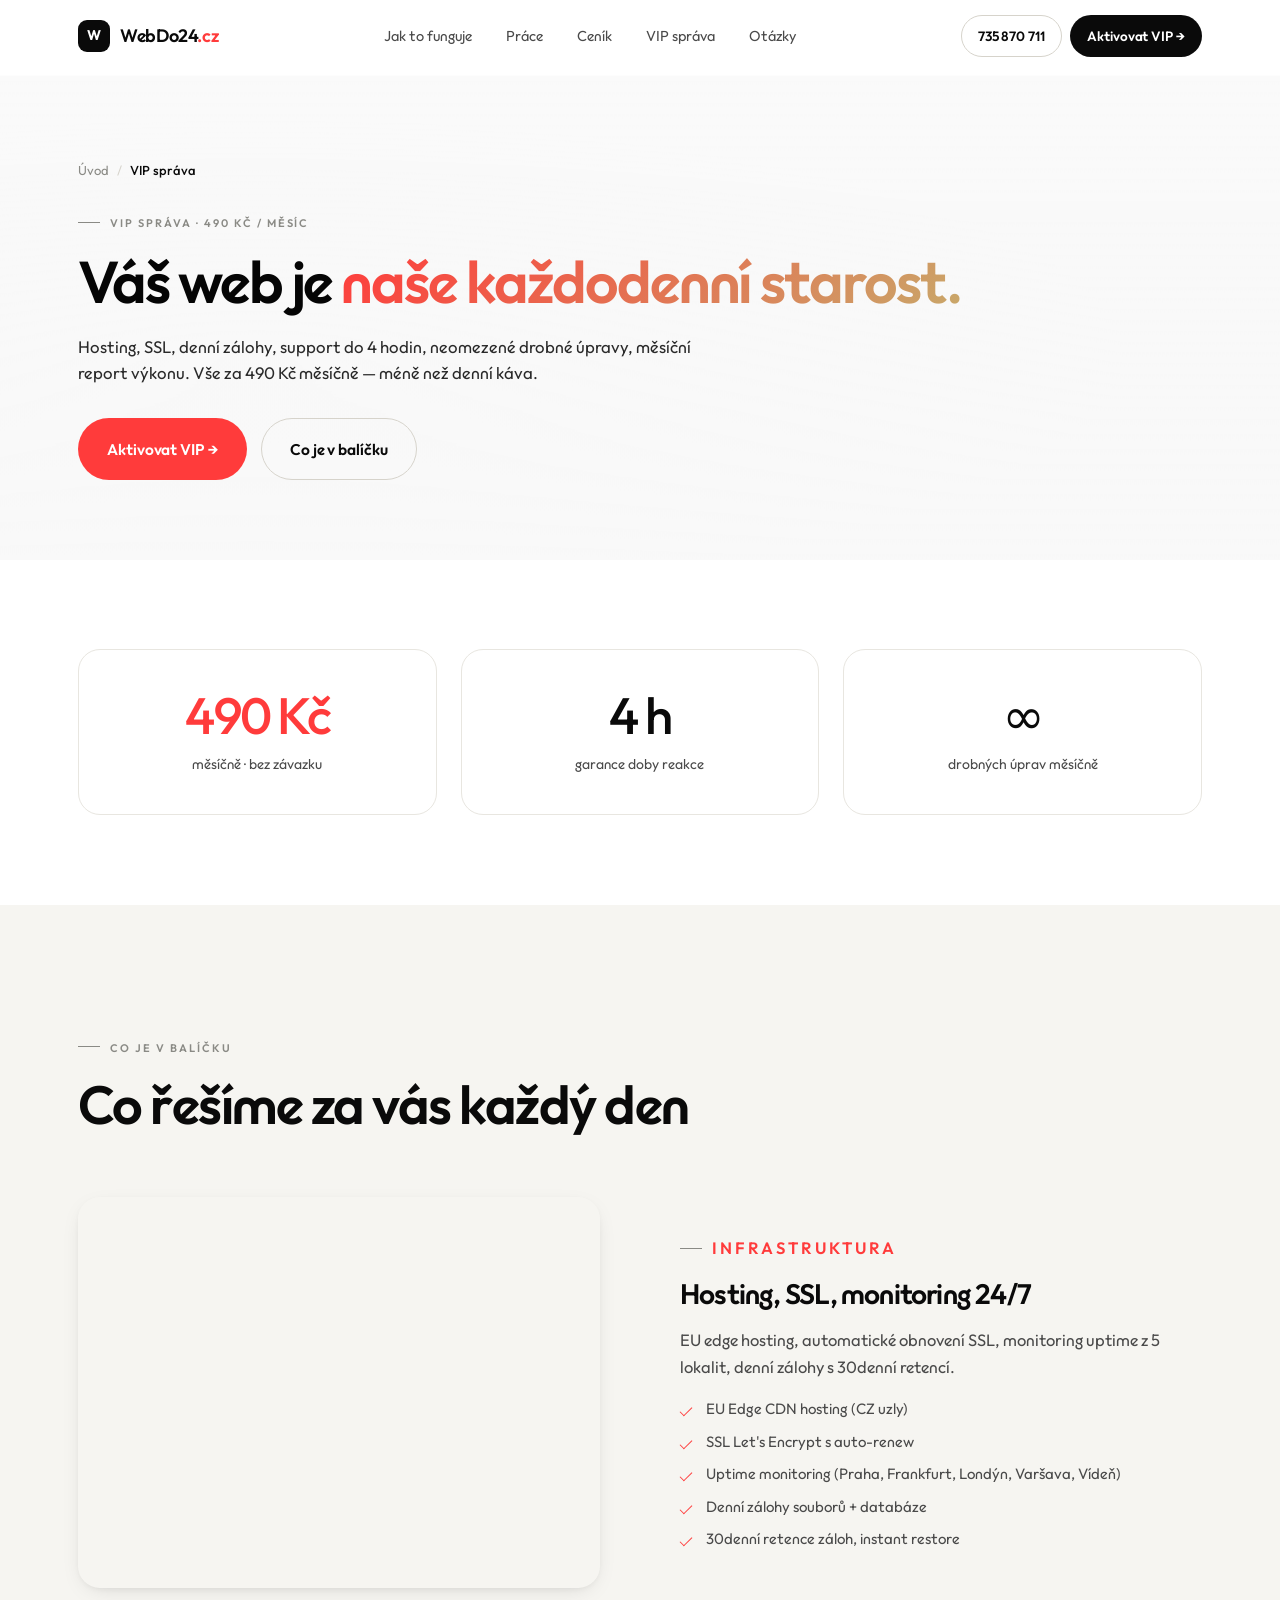
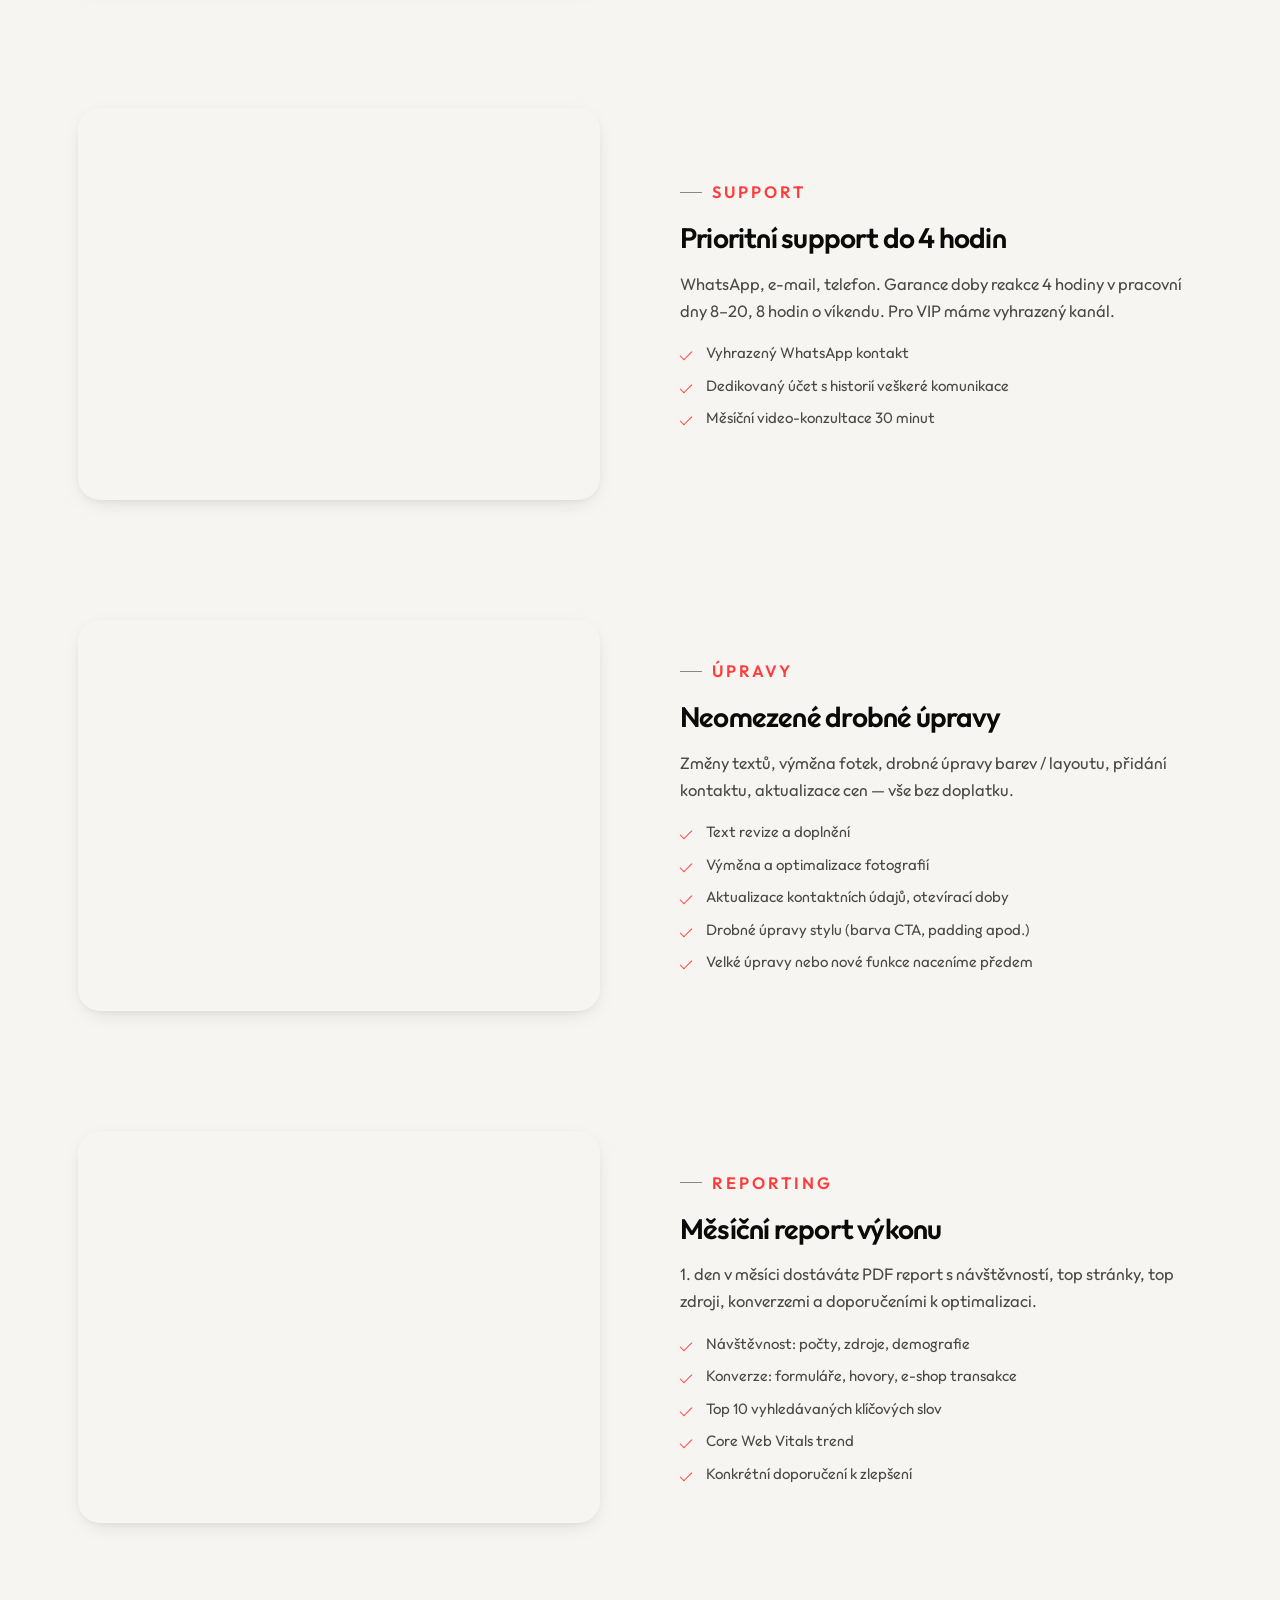
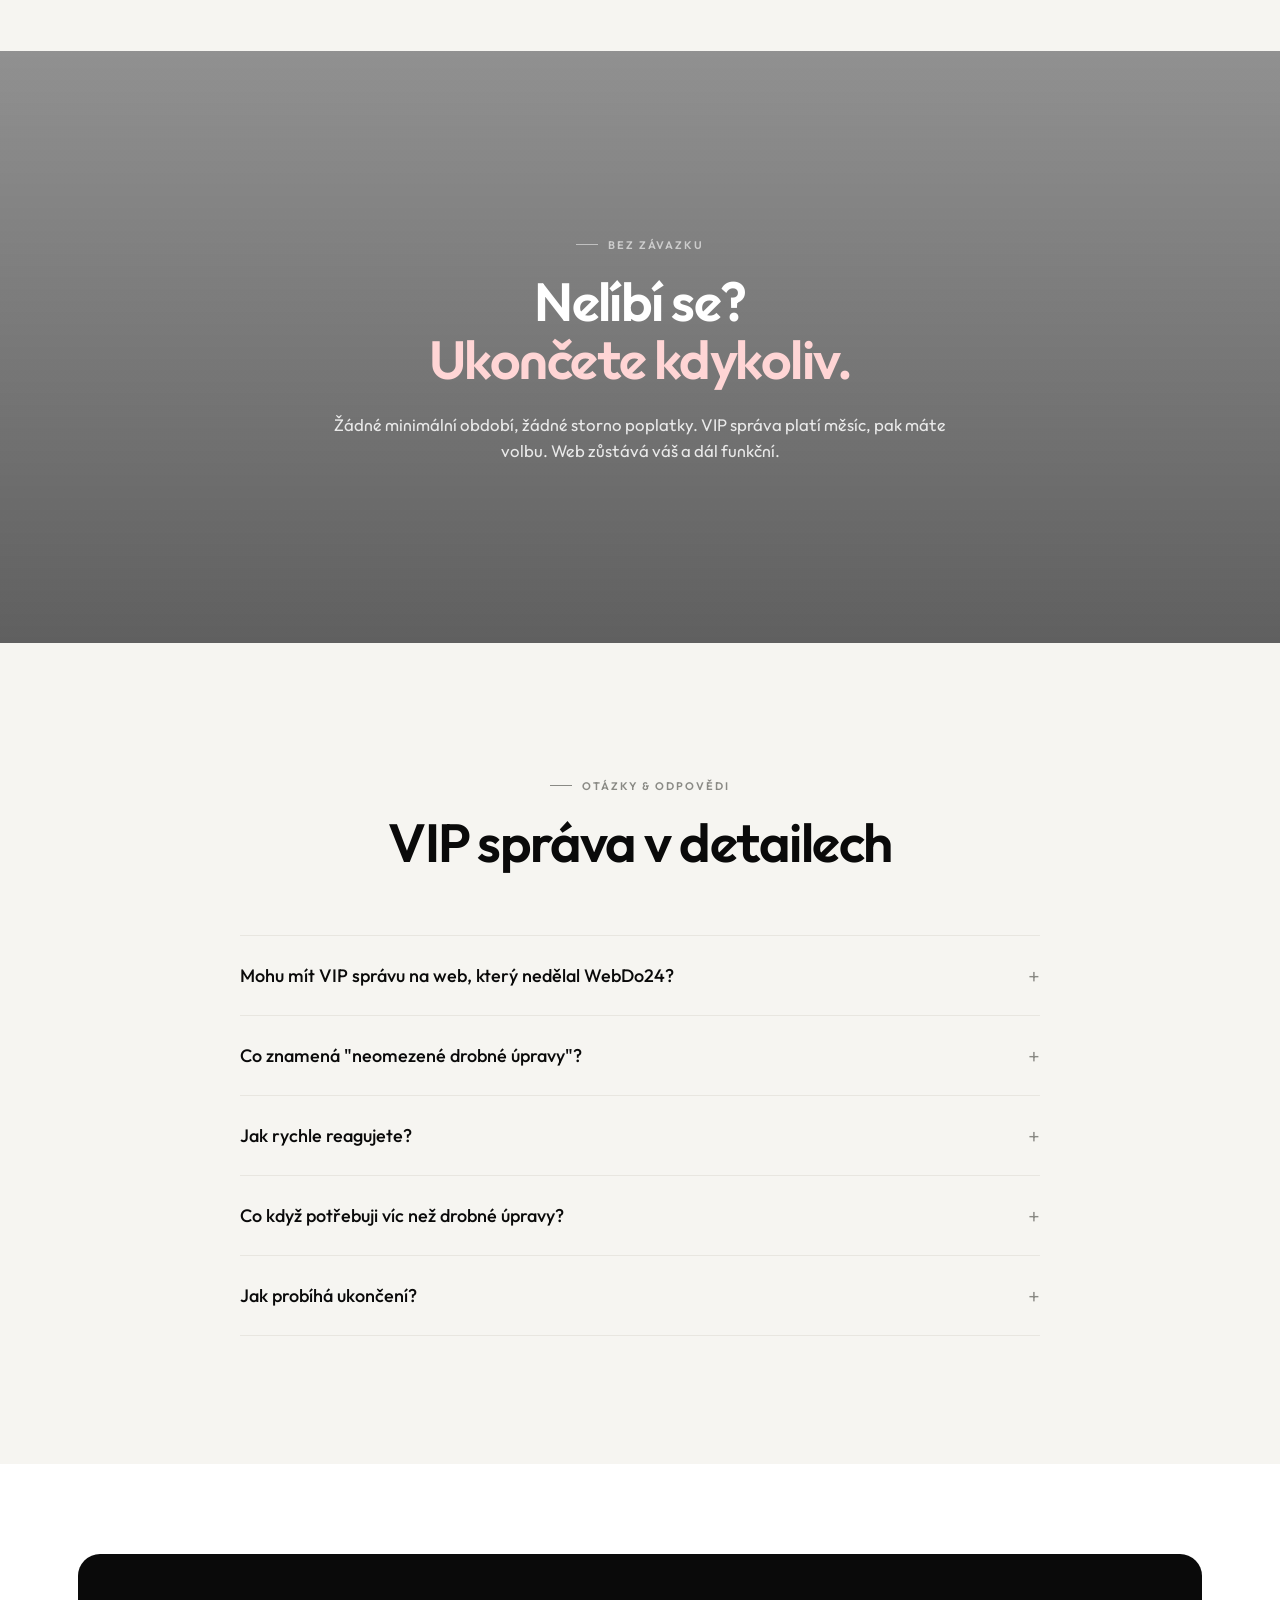
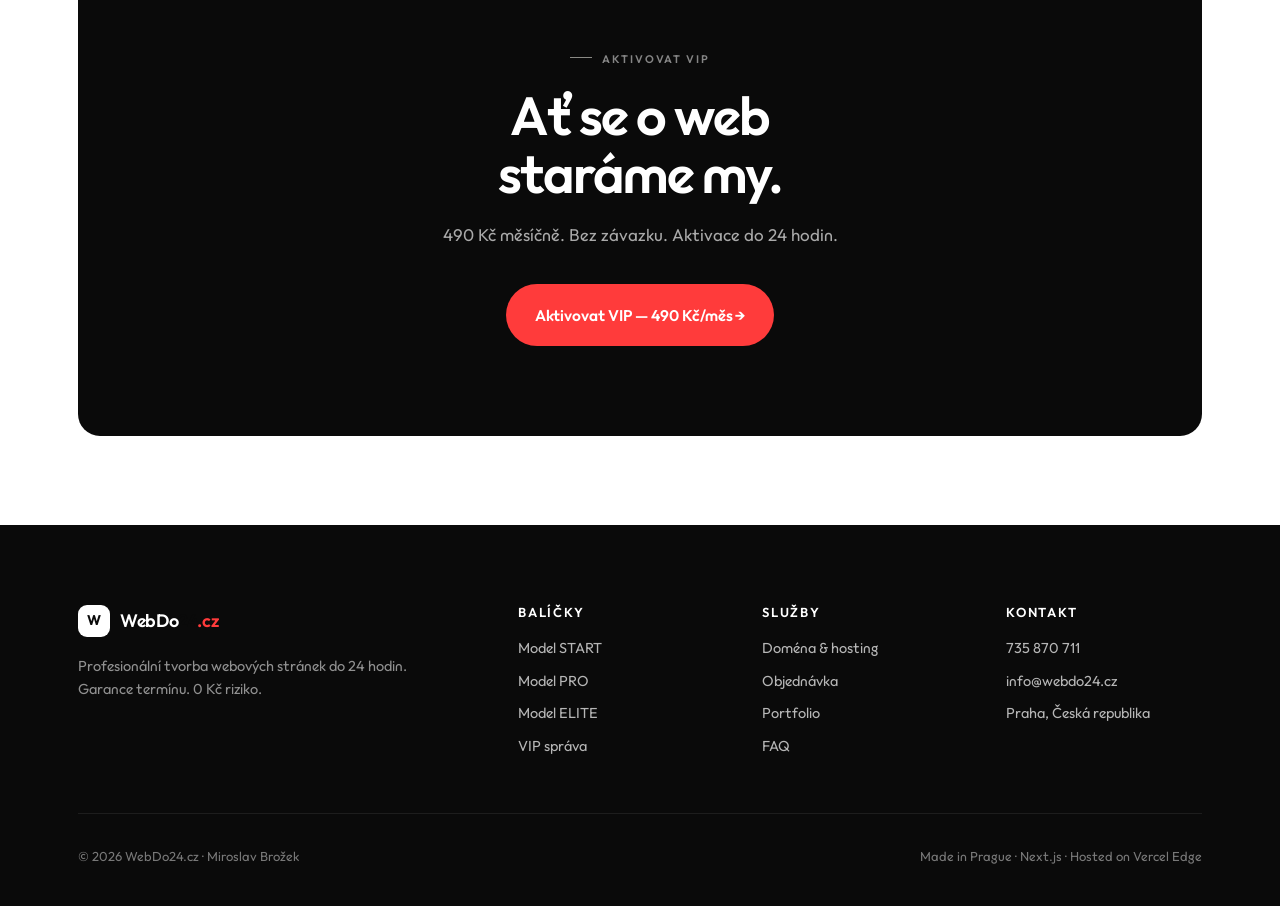
<file: vip-sprava.html>
<!DOCTYPE html>
<html lang="cs" class="scroll-smooth">
<head>
  <!-- Google Tag Manager -->
  <script>(function(w,d,s,l,i){w[l]=w[l]||[];w[l].push({'gtm.start':
  new Date().getTime(),event:'gtm.js'});var f=d.getElementsByTagName(s)[0],
  j=d.createElement(s),dl=l!='dataLayer'?'&l='+l:'';j.async=true;j.src=
  'https://www.googletagmanager.com/gtm.js?id='+i+dl;f.parentNode.insertBefore(j,f);
  })(window,document,'script','dataLayer','GTM-KJNB99JZ');</script>
  <!-- End Google Tag Manager -->
  <meta charset="UTF-8">

  <script type="text/javascript">
    (function(c,l,a,r,i,t,y){
        c[a]=c[a]||function(){(c[a].q=c[a].q||[]).push(arguments)};
        t=l.createElement(r);t.async=1;t.src="https://www.clarity.ms/tag/"+i;
        y=l.getElementsByTagName(r)[0];y.parentNode.insertBefore(t,y);
    })(window, document, "clarity", "script", "wom81btrto");
  </script>
  <meta name="viewport" content="width=device-width, initial-scale=1.0">

  <title>VIP správa webu — 490 Kč/měs | WebDo24.cz</title>
  <meta name="description" content="VIP správa webu za 490 Kč/měsíc: hosting, SSL, denní zálohy, prioritní support do 4 hodin, neomezené drobné úpravy, měsíční report výkonu.">
  <meta name="keywords" content="vip správa webu, správa webových stránek, údržba webu, hosting správa">
  <meta name="author" content="Miroslav Brožek | webdo24.cz">
  <meta name="robots" content="index, follow, max-image-preview:large">
  <meta name="theme-color" content="#ffffff">
  <link rel="canonical" href="https://www.webdo24.cz/vip-sprava.html">

  <meta property="og:type" content="product">
  <meta property="og:url" content="https://www.webdo24.cz/vip-sprava.html">
  <meta property="og:title" content="VIP správa webu — 490 Kč/měs">
  <meta property="og:description" content="Prioritní správa webu se zárukou doby reakce do 4 hodin a měsíčním reportem.">
  <meta property="og:image" content="https://www.webdo24.cz/og-image.jpg">

  <script type="application/ld+json">
  {
    "@context": "https://schema.org",
    "@graph": [
      {
        "@type": "Service",
        "@id": "https://www.webdo24.cz/vip-sprava.html#service",
        "name": "VIP správa webových stránek",
        "description": "Prioritní správa webu — hosting, SSL, denní zálohy, support do 4h, neomezené drobné úpravy.",
        "provider": { "@type": "Organization", "name": "WebDo24.cz" },
        "offers": {
          "@type": "Offer", "price": "490", "priceCurrency": "CZK",
          "priceSpecification": { "@type": "UnitPriceSpecification", "price": "490", "priceCurrency": "CZK", "unitText": "měsíc" }
        }
      },
      {
        "@type": "BreadcrumbList",
        "itemListElement": [
          { "@type": "ListItem", "position": 1, "name": "Úvod", "item": "https://www.webdo24.cz/" },
          { "@type": "ListItem", "position": 2, "name": "VIP správa", "item": "https://www.webdo24.cz/vip-sprava.html" }
        ]
      }
    ]
  }
  </script>

  <link rel="preconnect" href="https://fonts.googleapis.com">
  <link rel="preconnect" href="https://fonts.gstatic.com" crossorigin>
  <link href="https://fonts.googleapis.com/css2?family=Outfit:wght@300;400;500;600;700&display=swap" rel="stylesheet">
  <link rel="stylesheet" href="styles.css">
</head>
<body>
<!-- Google Tag Manager (noscript) -->
<noscript><iframe src="https://www.googletagmanager.com/ns.html?id=GTM-KJNB99JZ"
height="0" width="0" style="display:none;visibility:hidden"></iframe></noscript>
<!-- End Google Tag Manager (noscript) -->

<div id="notif-wrap" aria-live="polite"></div>

<header class="site-header" id="siteHeader">
  <div class="row">
    <a href="index.html" class="brand"><span class="brand-mark">W</span><span>WebDo<b>24</b><span class="dot">.cz</span></span></a>
    <nav class="nav">
      <a href="index.html#jak">Jak to funguje</a>
      <a href="index.html#portfolio">Práce</a>
      <a href="index.html#cenik">Ceník</a>
      <a href="vip-sprava.html">VIP správa</a>
      <a href="index.html#faq">Otázky</a>
    </nav>
    <div class="header-cta">
      <a href="tel:735870711" class="btn btn-ghost btn-sm">735 870 711</a>
      <a href="checkout.html?vip=1" class="btn btn-primary btn-sm">Aktivovat VIP →</a>
    </div>
    <button class="menu-toggle" id="menuToggle" aria-label="Menu"><span></span><span></span><span></span></button>
  </div>
  <div class="mob-menu" id="mobMenu">
    <a href="index.html#jak">Jak to funguje</a>
    <a href="index.html#portfolio">Práce</a>
    <a href="index.html#cenik">Ceník</a>
    <a href="vip-sprava.html">VIP správa</a>
    <a href="index.html#faq">Otázky</a>
    <a href="tel:735870711" class="btn btn-ghost">📞 735 870 711</a>
    <a href="checkout.html?vip=1" class="btn btn-primary">Aktivovat VIP →</a>
  </div>
</header>

<main>

<section class="page-hero">
  <div class="page-hero-bg" data-parallax="0.2"
       style="background-image: url('https://images.unsplash.com/photo-1454165804606-c3d57bc86b40?auto=format&fit=crop&w=2400&q=80');"></div>
  <div class="wrap">
    <nav class="breadcrumb">
      <a href="index.html">Úvod</a><span class="sep">/</span>
      <span class="current">VIP správa</span>
    </nav>
    <p class="eyebrow rev">VIP správa · 490 Kč / měsíc</p>
    <h1 class="rev">Váš web je <span class="grad-text">naše každodenní starost.</span></h1>
    <p class="lead rev" style="margin-top: 20px;">
      Hosting, SSL, denní zálohy, support do 4 hodin, neomezené drobné úpravy, měsíční report výkonu.
      Vše za 490 Kč měsíčně — méně než denní káva.
    </p>
    <div class="hero-actions rev" style="margin-top: 32px;">
      <a href="checkout.html?vip=1" class="btn btn-accent btn-lg">Aktivovat VIP →</a>
      <a href="#obsah" class="btn btn-ghost btn-lg">Co je v balíčku</a>
    </div>
  </div>
</section>

<section class="tight">
  <div class="wrap">
    <div class="big-numbers">
      <div class="big-num rev"><div class="n accent">490 Kč</div><div class="l">měsíčně · bez závazku</div></div>
      <div class="big-num rev" style="transition-delay:.08s"><div class="n">4 h</div><div class="l">garance doby reakce</div></div>
      <div class="big-num rev" style="transition-delay:.16s"><div class="n">∞</div><div class="l">drobných úprav měsíčně</div></div>
    </div>
  </div>
</section>

<section id="obsah" style="background: var(--bg-alt);">
  <div class="wrap">
    <div class="section-head rev">
      <p class="eyebrow">Co je v balíčku</p>
      <h2>Co řešíme za vás každý den</h2>
    </div>

    <div class="feat-row rev">
      <div>
        <p class="eyebrow" style="color: var(--accent);">Infrastruktura</p>
        <h3>Hosting, SSL, monitoring 24/7</h3>
        <p>EU edge hosting, automatické obnovení SSL, monitoring uptime z 5 lokalit, denní zálohy s 30denní retencí.</p>
        <ul>
          <li>EU Edge CDN hosting (CZ uzly)</li>
          <li>SSL Let's Encrypt s auto-renew</li>
          <li>Uptime monitoring (Praha, Frankfurt, Londýn, Varšava, Vídeň)</li>
          <li>Denní zálohy souborů + databáze</li>
          <li>30denní retence záloh, instant restore</li>
        </ul>
      </div>
      <div class="feat-img" style="background-image: url('https://images.unsplash.com/photo-1558494949-ef010cbdcc31?auto=format&fit=crop&w=1600&q=80');"></div>
    </div>

    <div class="feat-row rev">
      <div class="feat-img" style="background-image: url('https://images.unsplash.com/photo-1521791136064-7986c2920216?auto=format&fit=crop&w=1600&q=80');"></div>
      <div>
        <p class="eyebrow" style="color: var(--accent);">Support</p>
        <h3>Prioritní support do 4 hodin</h3>
        <p>WhatsApp, e-mail, telefon. Garance doby reakce 4 hodiny v pracovní dny 8–20, 8 hodin o víkendu. Pro VIP máme vyhrazený kanál.</p>
        <ul>
          <li>Vyhrazený WhatsApp kontakt</li>
          <li>Dedikovaný účet s historií veškeré komunikace</li>
          <li>Měsíční video-konzultace 30 minut</li>
        </ul>
      </div>
    </div>

    <div class="feat-row rev">
      <div>
        <p class="eyebrow" style="color: var(--accent);">Úpravy</p>
        <h3>Neomezené drobné úpravy</h3>
        <p>Změny textů, výměna fotek, drobné úpravy barev / layoutu, přidání kontaktu, aktualizace cen — vše bez doplatku.</p>
        <ul>
          <li>Text revize a doplnění</li>
          <li>Výměna a optimalizace fotografií</li>
          <li>Aktualizace kontaktních údajů, otevírací doby</li>
          <li>Drobné úpravy stylu (barva CTA, padding apod.)</li>
          <li>Velké úpravy nebo nové funkce naceníme předem</li>
        </ul>
      </div>
      <div class="feat-img" style="background-image: url('https://images.unsplash.com/photo-1517842645767-c639042777db?auto=format&fit=crop&w=1600&q=80');"></div>
    </div>

    <div class="feat-row rev">
      <div class="feat-img" style="background-image: url('https://images.unsplash.com/photo-1460925895917-afdab827c52f?auto=format&fit=crop&w=1600&q=80');"></div>
      <div>
        <p class="eyebrow" style="color: var(--accent);">Reporting</p>
        <h3>Měsíční report výkonu</h3>
        <p>1. den v měsíci dostáváte PDF report s návštěvností, top stránky, top zdroji, konverzemi a doporučeními k optimalizaci.</p>
        <ul>
          <li>Návštěvnost: počty, zdroje, demografie</li>
          <li>Konverze: formuláře, hovory, e-shop transakce</li>
          <li>Top 10 vyhledávaných klíčových slov</li>
          <li>Core Web Vitals trend</li>
          <li>Konkrétní doporučení k zlepšení</li>
        </ul>
      </div>
    </div>
  </div>
</section>

<section class="parallax" style="padding: clamp(120px, 14vw, 180px) 0;">
  <div class="parallax-bg" data-parallax="0.3"
       style="background-image: url('https://images.unsplash.com/photo-1525186402429-b4ff38bedec6?auto=format&fit=crop&w=2400&q=80');"></div>
  <div class="wrap-tight rev" style="text-align: center;">
    <p class="eyebrow">Bez závazku</p>
    <h2 style="margin-bottom: 24px;">Nelíbí se?<br><span style="color: #ffd5d5;">Ukončete kdykoliv.</span></h2>
    <p class="lead" style="margin: 0 auto; color: rgba(255,255,255,.85);">
      Žádné minimální období, žádné storno poplatky. VIP správa platí měsíc, pak máte volbu. Web zůstává váš a dál funkční.
    </p>
  </div>
</section>

<section id="faq" style="background: var(--bg-alt);">
  <div class="wrap-tight">
    <div class="section-head center rev">
      <p class="eyebrow">Otázky &amp; odpovědi</p>
      <h2>VIP správa v detailech</h2>
    </div>
    <div class="faq rev">
      <div class="faq-item">
        <button class="faq-q">Mohu mít VIP správu na web, který nedělal WebDo24?</button>
        <div class="faq-a"><div class="faq-a-inner">Ano, pokud web běží na standardních technologiích (HTML/CSS/JS, Next.js, React, Vue). WordPress přebíráme pouze v jednoduchých případech bez vlastních pluginů.</div></div>
      </div>
      <div class="faq-item">
        <button class="faq-q">Co znamená "neomezené drobné úpravy"?</button>
        <div class="faq-a"><div class="faq-a-inner">Drobné úpravy = úprava existujícího obsahu (texty, fotky, ceny). Velké úpravy = nová podstránka, nová funkce, redesign — naceníme předem dle hodinové sazby 990 Kč/hod.</div></div>
      </div>
      <div class="faq-item">
        <button class="faq-q">Jak rychle reagujete?</button>
        <div class="faq-a"><div class="faq-a-inner">Garance 4 hodin v pracovní dny 8–20, 8 hodin o víkendu, 12 hodin o svátcích. V praxi průměr 47 minut. Kritické incidenty (web nefunguje) řešíme okamžitě.</div></div>
      </div>
      <div class="faq-item">
        <button class="faq-q">Co když potřebuji víc než drobné úpravy?</button>
        <div class="faq-a"><div class="faq-a-inner">Pošleme nabídku do 24 hodin. Sazba 990 Kč/hod. Pro pravidelné větší úpravy nabízíme balíček "VIP+ 1 990 Kč/měs" s 4 hodinami vývojářské práce měsíčně.</div></div>
      </div>
      <div class="faq-item">
        <button class="faq-q">Jak probíhá ukončení?</button>
        <div class="faq-a"><div class="faq-a-inner">Stačí napsat — žádné výpovědní lhůty. Předáme vám aktuální zálohu kódu a přístupy. Doménu i hosting si můžete přesunout, případně vám pomůžeme.</div></div>
      </div>
    </div>
  </div>
</section>

<section class="tight">
  <div class="wrap">
    <div class="cta-section rev" style="padding: clamp(56px, 7vw, 96px) clamp(32px, 5vw, 64px); text-align: center;">
      <p class="eyebrow" style="color: rgba(255,255,255,.5);">Aktivovat VIP</p>
      <h2 style="margin-bottom: 20px;">Ať se o web<br>staráme my.</h2>
      <p style="margin: 0 auto 36px; max-width: 540px;">
        490 Kč měsíčně. Bez závazku. Aktivace do 24 hodin.
      </p>
      <a href="checkout.html?vip=1" class="btn btn-accent btn-lg">Aktivovat VIP — 490 Kč/měs →</a>
    </div>
  </div>
</section>

</main>

<footer class="footer">
  <div class="wrap">
    <div class="grid">
      <div>
        <a href="index.html" class="brand" style="color:#fff;"><span class="brand-mark" style="background:#fff;color:#0a0a0a;">W</span><span>WebDo<b>24</b><span class="dot">.cz</span></span></a>
        <p style="margin-top: 18px; color: rgba(255,255,255,.55); max-width: 36ch;">Profesionální tvorba webových stránek do 24 hodin. Garance termínu. 0 Kč riziko.</p>
      </div>
      <div><h4>Balíčky</h4><ul><li><a href="model-start.html">Model START</a></li><li><a href="model-pro.html">Model PRO</a></li><li><a href="model-elite.html">Model ELITE</a></li><li><a href="vip-sprava.html">VIP správa</a></li></ul></div>
      <div><h4>Služby</h4><ul><li><a href="domena.html">Doména &amp; hosting</a></li><li><a href="checkout.html">Objednávka</a></li><li><a href="index.html#portfolio">Portfolio</a></li><li><a href="index.html#faq">FAQ</a></li></ul></div>
      <div><h4>Kontakt</h4><ul><li><a href="tel:735870711">735 870 711</a></li><li><a href="mailto:info@webdo24.cz">info@webdo24.cz</a></li><li>Praha, Česká republika</li></ul></div>
    </div>
    <div class="legal">
      <span>© 2026 WebDo24.cz · Miroslav Brožek</span>
      <span>Made in Prague · Next.js · Hosted on Vercel Edge</span>
    </div>
  </div>
</footer>

<script src="script.js"></script>
</body>
</html>
</file>
<file: styles.css>
/* ========================================================================
   WebDo24 — Načisto
   Čistý, vzdušný design. Bílé plochy, foto v pozadí, jeden font.
   ======================================================================== */

:root {
  --bg:        #ffffff;
  --bg-alt:    #f6f5f1;       /* warm off-white pro střídání sekcí */
  --bg-deep:   #0a0a0a;       /* tmavá sekce (footer / kontrast) */
  --ink:       #0a0a0a;       /* primární text */
  --ink-2:     #4a4a4a;       /* sekundární text */
  --ink-3:     #8a8a85;       /* tercirání text / popisky */
  --line:      #e8e6e0;       /* jemné linky */
  --line-2:    #d6d3cb;
  --accent:    #ff3b3b;       /* coral akcent (CTA, highlight) */
  --accent-ink:#ffffff;
  --teal:      #007a6e;       /* sekundární akcent (důvěra) */
  --gold:      #c8a96a;

  /* Pastelové akcenty pro kontury a highlighty */
  --mint:      #6dd6b8;       /* mint - online, "v provozu" */
  --mint-soft: #e7f7f1;
  --mint-line: #b6e8d6;
  --peach:     #ffb89a;       /* peach - akcent novinky */
  --peach-soft:#fff1e8;
  --peach-line:#ffd8c2;
  --sky:       #8ec7f5;       /* sky - info, tip */
  --sky-soft:  #e9f3fc;
  --sky-line:  #c4dff4;
  --lavender:  #c5b8ed;       /* lavender - bonus */
  --lav-soft:  #f1eefb;
  --lav-line:  #ddd2f3;
  --sun:       #f5d77a;       /* sun - výhoda */
  --sun-soft:  #fdf5db;
  --sun-line:  #ecd693;

  --radius:    14px;
  --radius-lg: 22px;
  --shadow-sm: 0 1px 2px rgba(10,10,10,.04), 0 1px 1px rgba(10,10,10,.03);
  --shadow:    0 6px 24px -10px rgba(10,10,10,.18), 0 2px 6px -2px rgba(10,10,10,.06);
  --shadow-lg: 0 30px 60px -30px rgba(10,10,10,.35), 0 18px 36px -18px rgba(10,10,10,.18);

  --max:       1180px;
  --max-tight: 920px;

  --ease:      cubic-bezier(.22,.61,.36,1);
}

/* ====== Reset ====== */
*, *::before, *::after { box-sizing: border-box; margin: 0; padding: 0; }
html { scroll-behavior: smooth; -webkit-text-size-adjust: 100%; }
body {
  font-family: 'Outfit', system-ui, -apple-system, sans-serif;
  font-weight: 400;
  font-size: 17px;
  line-height: 1.55;
  color: var(--ink);
  background: var(--bg);
  -webkit-font-smoothing: antialiased;
  -moz-osx-font-smoothing: grayscale;
  font-feature-settings: "kern", "liga", "ss01";
}
img, video, iframe { max-width: 100%; display: block; }
a { color: inherit; text-decoration: none; }
::selection { background: var(--accent); color: #fff; }

/* ====== Scrollbar (subtle) ====== */
::-webkit-scrollbar { width: 10px; }
::-webkit-scrollbar-track { background: transparent; }
::-webkit-scrollbar-thumb { background: var(--line-2); border-radius: 10px; }
::-webkit-scrollbar-thumb:hover { background: var(--ink-3); }

/* ====== Typography ====== */
h1, h2, h3, h4 {
  font-weight: 600;
  letter-spacing: -0.022em;
  line-height: 1.08;
  color: var(--ink);
}
h1 { font-size: clamp(2.6rem, 6vw, 5.4rem); font-weight: 600; letter-spacing: -0.035em; color: #050505; }
h2 { font-size: clamp(2rem, 4.2vw, 3.4rem); letter-spacing: -0.028em; }
h3 { font-size: clamp(1.25rem, 1.8vw, 1.6rem); font-weight: 600; }
h4 { font-size: 1.05rem; font-weight: 600; }
p  { color: var(--ink-2); }

.eyebrow {
  display: inline-block;
  font-size: 11px;
  font-weight: 600;
  letter-spacing: 0.18em;
  text-transform: uppercase;
  color: var(--ink-3);
  margin-bottom: 18px;
}
.eyebrow::before {
  content: "";
  display: inline-block;
  width: 22px;
  height: 1px;
  background: var(--ink-3);
  vertical-align: middle;
  margin-right: 10px;
  transform: translateY(-2px);
}

.lead { font-size: clamp(1.05rem, 1.3vw, 1.2rem); color: var(--ink-2); max-width: 56ch; }

.accent { color: var(--accent); }
.muted { color: var(--ink-3); }

/* ====== Layout ====== */
.wrap     { max-width: var(--max); margin: 0 auto; padding: 0 28px; }
.wrap-tight { max-width: var(--max-tight); margin: 0 auto; padding: 0 28px; }

section { padding: clamp(80px, 10vw, 140px) 0; }
section.tight { padding: clamp(56px, 7vw, 96px) 0; }

.section-head { max-width: 720px; margin-bottom: 64px; }
.section-head.center { margin-left: auto; margin-right: auto; text-align: center; }

/* ====== Header ====== */
.site-header {
  position: fixed;
  top: 0; left: 0; right: 0;
  z-index: 50;
  background: rgba(255,255,255,.78);
  backdrop-filter: saturate(160%) blur(14px);
  -webkit-backdrop-filter: saturate(160%) blur(14px);
  border-bottom: 1px solid transparent;
  transition: border-color .25s var(--ease), background .25s var(--ease);
}
.site-header.scrolled { border-bottom-color: var(--line); background: rgba(255,255,255,.92); }
.site-header .row {
  display: flex; align-items: center; justify-content: space-between;
  height: 72px; max-width: var(--max); margin: 0 auto; padding: 0 28px;
}
.brand {
  display: inline-flex; align-items: center; gap: 10px;
  font-weight: 600; font-size: 18px; letter-spacing: -0.02em;
}
.brand-mark {
  width: 32px; height: 32px; border-radius: 9px;
  background: var(--ink); color: #fff;
  display: grid; place-items: center; font-weight: 700; font-size: 14px;
  letter-spacing: -0.02em;
}
.brand b { font-weight: 600; }
.brand .dot { color: var(--accent); }

.nav { display: flex; gap: 34px; align-items: center; }
.nav a {
  font-size: 14.5px; color: var(--ink-2); font-weight: 400;
  transition: color .2s var(--ease);
}
.nav a:hover { color: var(--ink); }

.header-cta {
  display: inline-flex; align-items: center; gap: 8px;
}

/* ====== Buttons ====== */
.btn {
  display: inline-flex; align-items: center; justify-content: center; gap: 8px;
  padding: 14px 22px;
  font-family: inherit; font-size: 14.5px; font-weight: 600;
  letter-spacing: -0.005em;
  border-radius: 999px;
  border: 1px solid transparent;
  cursor: pointer;
  transition: transform .2s var(--ease), background .2s var(--ease), color .2s var(--ease), border-color .2s var(--ease), box-shadow .2s var(--ease);
  white-space: nowrap;
}
.btn:hover { transform: translateY(-1px); }
.btn:active { transform: translateY(0); }

.btn-primary {
  background: var(--ink); color: #fff;
}
.btn-primary:hover { background: #1a1a1a; box-shadow: var(--shadow); }

.btn-accent {
  background: var(--accent); color: #fff;
}
.btn-accent:hover { background: #e02f2f; box-shadow: 0 12px 30px -10px rgba(255,59,59,.45); }

.btn-ghost {
  background: transparent; color: var(--ink); border-color: var(--line-2);
}
.btn-ghost:hover { border-color: var(--ink); background: var(--bg-alt); }

.btn-lg { padding: 18px 28px; font-size: 15.5px; }
.btn-sm { padding: 10px 16px; font-size: 13.5px; }

/* ====== Hero ====== */
.hero {
  position: relative;
  min-height: 94vh;
  display: flex; align-items: center;
  overflow: hidden;
  padding-top: 130px; padding-bottom: 100px;
  isolation: isolate;
}
.hero-bg {
  position: absolute; inset: -10% 0 -10% 0;
  z-index: -3;
  background-size: cover;
  background-position: center;
  background-repeat: no-repeat;
  will-change: transform;
  filter: saturate(.85) contrast(.95);
}
.hero-bg::after {
  content: "";
  position: absolute; inset: 0;
  background:
    linear-gradient(180deg, rgba(255,255,255,.78) 0%, rgba(255,255,255,.88) 50%, rgba(255,255,255,.98) 100%),
    radial-gradient(ellipse at 25% 40%, rgba(255,255,255,.7), transparent 60%);
}
/* Soft mesh gradient nad fotem — moderní hloubka */
.hero-mesh {
  position: absolute; inset: 0; z-index: -2;
  background:
    radial-gradient(60% 50% at 15% 25%, rgba(255,59,59,.10), transparent 60%),
    radial-gradient(50% 40% at 85% 15%, rgba(0,122,110,.10), transparent 60%),
    radial-gradient(70% 70% at 50% 100%, rgba(200,169,106,.08), transparent 70%);
  pointer-events: none;
}
.hero-grid {
  position: absolute; inset: 0; z-index: -1;
  background-image:
    linear-gradient(rgba(10,10,10,.035) 1px, transparent 1px),
    linear-gradient(90deg, rgba(10,10,10,.035) 1px, transparent 1px);
  background-size: 64px 64px;
  mask-image: radial-gradient(ellipse at center, rgba(0,0,0,.5), transparent 75%);
  -webkit-mask-image: radial-gradient(ellipse at center, rgba(0,0,0,.5), transparent 75%);
}
.hero-inner {
  max-width: 920px;
}
.hero h1 { margin-bottom: 28px; }
.hero h1 em {
  font-style: normal;
  background: linear-gradient(135deg, var(--accent) 0%, #c8a96a 100%);
  -webkit-background-clip: text; background-clip: text;
  -webkit-text-fill-color: transparent;
  color: var(--accent);
}
.hero .lead { margin-bottom: 40px; font-size: clamp(1.1rem, 1.4vw, 1.3rem); color: #2a2a2a; font-weight: 400; }
.hero .lead b, .hero .lead strong { color: #050505; font-weight: 600; }
.hero-actions {
  display: flex; gap: 14px; flex-wrap: wrap; align-items: center;
}
.hero-meta {
  margin-top: 56px;
  display: flex; flex-wrap: wrap; gap: 36px;
  font-size: 13.5px; color: var(--ink-3);
}
.hero-meta div { display: flex; align-items: center; gap: 10px; }
.hero-meta b { color: var(--ink); font-weight: 600; }
.hero-meta .dot {
  width: 6px; height: 6px; border-radius: 50%; background: var(--teal);
  box-shadow: 0 0 0 4px rgba(0,122,110,.12);
}

/* ====== Hero 24h giant badge ====== */
.hero-24 {
  position: absolute;
  top: 50%; right: clamp(-40px, -2vw, 0px);
  transform: translateY(-50%);
  z-index: 0;
  text-align: center;
  pointer-events: none;
  user-select: none;
}
.hero-24 .label-top {
  font-size: 11px; font-weight: 700; letter-spacing: 0.28em;
  text-transform: uppercase; color: var(--accent);
  margin-bottom: 8px;
}
.hero-24 .num {
  font-size: clamp(8rem, 17vw, 16rem);
  font-weight: 700;
  line-height: 0.85;
  letter-spacing: -0.06em;
  background: linear-gradient(180deg, var(--ink) 0%, #4a4a4a 100%);
  -webkit-background-clip: text; background-clip: text;
  -webkit-text-fill-color: transparent;
  font-variant-numeric: tabular-nums;
  text-shadow: 0 30px 60px rgba(10,10,10,.1);
}
.hero-24 .unit {
  font-size: clamp(1rem, 1.4vw, 1.4rem);
  font-weight: 600; letter-spacing: 0.16em;
  text-transform: uppercase;
  color: var(--ink);
  margin-top: 8px;
}
.hero-24 .stamp {
  margin-top: 14px;
  display: inline-flex; align-items: center; gap: 6px;
  padding: 6px 14px;
  background: var(--ink); color: #fff;
  border-radius: 999px;
  font-size: 11px; font-weight: 600;
  letter-spacing: 0.16em; text-transform: uppercase;
}
.hero-24 .stamp::before {
  content: ""; width: 6px; height: 6px; border-radius: 50%;
  background: var(--teal); box-shadow: 0 0 0 3px rgba(0,122,110,.25);
}

/* ====== 0 Kč riziko pill — prominent risk indicator ====== */
.risk-pill {
  display: inline-flex; align-items: center; gap: 10px;
  padding: 12px 20px;
  background: var(--accent); color: #fff;
  border-radius: 999px;
  font-size: 14.5px; font-weight: 700;
  letter-spacing: 0.02em;
  box-shadow: 0 14px 36px -10px rgba(255,59,59,.55), inset 0 1px 0 rgba(255,255,255,.2);
  position: relative;
}
.risk-pill::before {
  content: "✓"; display: inline-grid; place-items: center;
  width: 22px; height: 22px; border-radius: 50%;
  background: #fff; color: var(--accent);
  font-size: 14px; font-weight: 800; line-height: 1;
}
.risk-pill b { font-weight: 800; }
.risk-pill .small { opacity: .82; font-weight: 600; font-size: 13px; margin-left: 2px; }

/* ====== Hero trust chips ====== */
.trust-chips {
  display: flex; flex-wrap: wrap; gap: 10px;
  margin-top: 24px;
}
.trust-chip {
  display: inline-flex; align-items: center; gap: 8px;
  padding: 9px 14px;
  background: rgba(255,255,255,.7);
  border: 1px solid var(--line);
  border-radius: 999px;
  font-size: 13px; font-weight: 600;
  color: var(--ink);
  backdrop-filter: blur(8px);
  -webkit-backdrop-filter: blur(8px);
}
.trust-chip::before {
  content: "✓"; color: var(--teal);
  font-weight: 800; font-size: 13px;
}
.trust-chip.coral { background: var(--accent); color: #fff; border-color: var(--accent); }
.trust-chip.coral::before { color: #fff; }

/* ====== HOT LINE section ====== */
.hotline {
  background: var(--ink); color: #fff;
  border-radius: var(--radius-lg);
  padding: clamp(48px, 7vw, 80px);
  position: relative;
  overflow: hidden;
}
.hotline::before {
  content: "";
  position: absolute; top: -100px; right: -100px;
  width: 400px; height: 400px;
  background: radial-gradient(circle, rgba(255,59,59,.18), transparent 65%);
  pointer-events: none;
}
.hotline-grid {
  display: grid; grid-template-columns: 1.2fr 1fr; gap: 56px; align-items: center;
  position: relative; z-index: 1;
}
.hotline h2, .hotline p { color: #fff; }
.hotline .eyebrow { color: rgba(255,255,255,.5); }
.hotline .eyebrow::before { background: rgba(255,255,255,.4); }
.hotline-phone {
  display: inline-flex; align-items: center; gap: 16px;
  margin: 20px 0 12px;
  font-size: clamp(2rem, 4.5vw, 3.6rem); font-weight: 600;
  letter-spacing: -0.025em; color: #fff;
  font-variant-numeric: tabular-nums;
  text-decoration: none;
  transition: transform .25s var(--ease);
}
.hotline-phone:hover { transform: translateY(-2px); color: #fff; }
.hotline-phone .ic {
  display: inline-grid; place-items: center;
  width: clamp(48px, 6vw, 64px); height: clamp(48px, 6vw, 64px);
  background: var(--accent); border-radius: 50%;
  font-size: 1.4rem;
  box-shadow: 0 0 0 6px rgba(255,59,59,.18);
  animation: ring 2.2s ease-in-out infinite;
}
@keyframes ring {
  0%, 100% { box-shadow: 0 0 0 6px rgba(255,59,59,.18); }
  50% { box-shadow: 0 0 0 14px rgba(255,59,59,.02); }
}
.hotline-hours {
  font-size: 13px; color: rgba(255,255,255,.5); font-weight: 500;
}
.hotline-methods {
  display: flex; flex-direction: column; gap: 14px;
}
.hotline-method {
  display: flex; align-items: center; gap: 16px;
  padding: 20px;
  background: rgba(255,255,255,.04);
  border: 1px solid rgba(255,255,255,.08);
  border-radius: 14px;
  color: #fff;
  text-decoration: none;
  transition: background .2s var(--ease), border-color .2s var(--ease), transform .2s var(--ease);
}
.hotline-method:hover {
  background: rgba(255,255,255,.07);
  border-color: rgba(255,255,255,.18);
  transform: translateY(-2px);
  color: #fff;
}
.hotline-method .icon {
  display: grid; place-items: center;
  width: 48px; height: 48px;
  background: rgba(255,59,59,.15);
  color: var(--accent);
  border-radius: 12px;
  font-size: 22px;
  flex-shrink: 0;
}
.hotline-method b {
  display: block; font-weight: 600; font-size: 15px; margin-bottom: 2px; color: #fff;
}
.hotline-method span {
  display: block; font-size: 13px; color: rgba(255,255,255,.55);
}

@media (max-width: 1024px) {
  .hero-24 { display: none; }
  .hotline-grid { grid-template-columns: 1fr; gap: 36px; }
}
@media (max-width: 720px) {
  .hotline { padding: 36px 24px; }
}

/* Scroll hint */
.scroll-hint {
  position: absolute; bottom: 32px; left: 50%; transform: translateX(-50%);
  z-index: 1;
  display: flex; flex-direction: column; align-items: center; gap: 10px;
  font-size: 11px; font-weight: 600; letter-spacing: 0.18em;
  text-transform: uppercase; color: var(--ink-3);
}
.scroll-hint .line {
  width: 1px; height: 36px;
  background: linear-gradient(180deg, var(--ink-3) 0%, transparent 100%);
  animation: scrollLine 2s var(--ease) infinite;
  transform-origin: top center;
}
@keyframes scrollLine {
  0%   { transform: scaleY(0.2); opacity: 0; }
  40%  { transform: scaleY(1);   opacity: 1; }
  100% { transform: scaleY(1) translateY(36px); opacity: 0; }
}

/* Page hero — pro podstránky */
.page-hero {
  position: relative;
  padding: 160px 0 80px;
  overflow: hidden;
  isolation: isolate;
}
.page-hero-bg {
  position: absolute; inset: 0; z-index: -2;
  background-size: cover; background-position: center;
  filter: saturate(.8) contrast(.95);
}
.page-hero-bg::after {
  content: ""; position: absolute; inset: 0;
  background:
    linear-gradient(180deg, rgba(255,255,255,.82) 0%, rgba(255,255,255,.94) 60%, #fff 100%),
    radial-gradient(ellipse at 20% 50%, rgba(255,255,255,.6), transparent 60%);
}
.page-hero .lead { color: #2a2a2a; }
.page-hero .lead b, .page-hero .lead strong { color: #050505; font-weight: 600; }
.breadcrumb {
  display: flex; flex-wrap: wrap; align-items: center; gap: 8px;
  font-size: 13px; color: var(--ink-3);
  margin-bottom: 28px;
}
.breadcrumb a { color: var(--ink-3); transition: color .2s var(--ease); }
.breadcrumb a:hover { color: var(--ink); }
.breadcrumb .sep { color: var(--line-2); }
.breadcrumb .current { color: var(--ink); font-weight: 500; }

.page-hero h1 {
  font-size: clamp(2.2rem, 4.6vw, 4rem);
  margin-bottom: 20px;
}
.page-hero .lead { font-size: clamp(1.05rem, 1.3vw, 1.2rem); }

/* ====== Stat bar ====== */
.stats {
  border-top: 1px solid var(--line);
  border-bottom: 1px solid var(--line);
  background: var(--bg);
}
.stats .grid {
  display: grid; grid-template-columns: repeat(4, 1fr);
  gap: 0;
}
.stats .cell {
  padding: 48px 32px; border-right: 1px solid var(--line);
  text-align: left;
}
.stats .cell:last-child { border-right: none; }
.stats .num {
  font-size: clamp(2rem, 3.2vw, 3rem); font-weight: 500;
  letter-spacing: -0.035em; line-height: 1; color: var(--ink);
  font-variant-numeric: tabular-nums;
}
.stats .lbl {
  margin-top: 10px; font-size: 12.5px; color: var(--ink-3);
  text-transform: uppercase; letter-spacing: 0.12em;
}

/* ====== Parallax sections ====== */
.parallax {
  position: relative;
  background-size: cover; background-position: center;
  color: #fff;
  overflow: hidden;
  isolation: isolate;
}
.parallax::after {
  content: "";
  position: absolute; inset: 0; z-index: -1;
  background: linear-gradient(180deg, rgba(10,10,10,.45), rgba(10,10,10,.65));
}
.parallax .parallax-bg {
  position: absolute; inset: -15% 0 -15% 0; z-index: -2;
  background-size: cover; background-position: center;
  will-change: transform;
}
.parallax h2, .parallax h3, .parallax p { color: #fff; }
.parallax .eyebrow { color: rgba(255,255,255,.6); }
.parallax .eyebrow::before { background: rgba(255,255,255,.5); }

/* ====== Cards ====== */
.card {
  background: var(--bg);
  border: 1px solid var(--line);
  border-radius: var(--radius-lg);
  padding: 32px;
  transition: transform .25s var(--ease), box-shadow .25s var(--ease), border-color .25s var(--ease);
}
.card:hover { transform: translateY(-3px); box-shadow: var(--shadow); border-color: var(--line-2); }

.card .num {
  display: inline-block;
  font-size: 12px; font-weight: 600; letter-spacing: 0.14em;
  color: var(--ink-3); text-transform: uppercase;
  margin-bottom: 18px;
}
.card h3 { margin-bottom: 12px; }
.card p { font-size: 15px; line-height: 1.6; }

/* ====== Steps ====== */
.steps {
  display: grid;
  grid-template-columns: repeat(3, 1fr);
  gap: 24px;
}
.step {
  padding: 36px 32px;
  border-radius: var(--radius-lg);
  background: var(--bg);
  border: 1px solid var(--line);
  position: relative;
}
.step-num {
  position: absolute; top: 36px; right: 32px;
  font-size: 13px; font-weight: 600; color: var(--ink-3);
  font-variant-numeric: tabular-nums;
}
.step-time {
  display: inline-block;
  font-size: 12px; font-weight: 600; letter-spacing: 0.14em;
  text-transform: uppercase; color: var(--accent);
  margin-bottom: 14px;
}
.step h3 { margin-bottom: 12px; }
.step p { font-size: 15px; }

/* ====== Pricing ====== */
.pricing {
  display: grid;
  grid-template-columns: repeat(3, 1fr);
  gap: 20px;
}
.plan {
  background: var(--bg);
  border: 1px solid var(--line);
  border-radius: var(--radius-lg);
  padding: 40px 32px;
  display: flex; flex-direction: column;
  transition: transform .25s var(--ease), box-shadow .25s var(--ease), border-color .25s var(--ease);
}
.plan:hover { transform: translateY(-4px); box-shadow: var(--shadow); }
.plan.featured {
  background: var(--ink); color: #fff; border-color: var(--ink);
  box-shadow: var(--shadow-lg);
}
.plan.featured h3, .plan.featured p, .plan.featured .price { color: #fff; }
.plan.featured ul li { color: rgba(255,255,255,.85); }
.plan.featured ul li::before { color: var(--accent); }
.plan .tier {
  font-size: 12px; font-weight: 600; letter-spacing: 0.18em;
  text-transform: uppercase; color: var(--ink-3); margin-bottom: 16px;
}
.plan.featured .tier { color: rgba(255,255,255,.6); }
.plan h3 { margin-bottom: 6px; font-size: 1.5rem; }
.plan .sub { font-size: 14.5px; color: var(--ink-3); margin-bottom: 28px; }
.plan.featured .sub { color: rgba(255,255,255,.6); }
.plan .price {
  font-size: clamp(2.2rem, 3.4vw, 2.8rem);
  font-weight: 500; letter-spacing: -0.035em;
  margin-bottom: 4px;
  font-variant-numeric: tabular-nums;
}
.plan .price small { font-size: 1rem; font-weight: 400; color: var(--ink-3); margin-left: 4px; }
.plan.featured .price small { color: rgba(255,255,255,.6); }
.plan .meta { font-size: 13px; color: var(--ink-3); margin-bottom: 28px; }
.plan.featured .meta { color: rgba(255,255,255,.55); }
.plan ul {
  list-style: none; padding: 0; margin: 0 0 32px 0;
  display: flex; flex-direction: column; gap: 12px;
  flex: 1;
}
.plan ul li {
  position: relative; padding-left: 24px; font-size: 14.5px; color: var(--ink-2);
  line-height: 1.5;
}
.plan ul li::before {
  content: "";
  position: absolute; left: 0; top: 9px;
  width: 12px; height: 6px;
  border-left: 1.5px solid var(--ink); border-bottom: 1.5px solid var(--ink);
  transform: rotate(-45deg);
}
.plan .badge {
  position: absolute; top: -1px; right: 24px;
  background: var(--accent); color: #fff;
  padding: 6px 12px; border-radius: 0 0 8px 8px;
  font-size: 11px; font-weight: 600; letter-spacing: 0.1em; text-transform: uppercase;
}
.plan { position: relative; }

/* ====== Portfolio grid — live iframe screenshots ====== */
.work-grid {
  display: grid;
  grid-template-columns: repeat(3, 1fr);
  gap: 22px;
}
.work {
  position: relative;
  border-radius: var(--radius-lg);
  overflow: hidden;
  background: #fff;
  border: 1px solid var(--line);
  cursor: pointer;
  transition: transform .4s var(--ease), box-shadow .4s var(--ease), border-color .4s var(--ease);
  display: flex; flex-direction: column;
}
.work:hover { transform: translateY(-6px); box-shadow: var(--shadow-lg); border-color: var(--line-2); }

.work-chrome {
  display: flex; align-items: center; gap: 6px;
  padding: 10px 14px;
  background: var(--bg-alt);
  border-bottom: 1px solid var(--line);
}
.work-chrome span {
  width: 8px; height: 8px; border-radius: 50%; background: var(--line-2);
}
.work-chrome span:nth-child(1) { background: #ff5f56; }
.work-chrome span:nth-child(2) { background: #ffbd2e; }
.work-chrome span:nth-child(3) { background: #27c93f; }
.work-chrome .addr {
  flex: 1; height: 18px; margin-left: 10px;
  background: #fff; border: 1px solid var(--line);
  border-radius: 5px;
  font-size: 10.5px; line-height: 18px; padding: 0 10px;
  color: var(--ink-3);
  overflow: hidden; white-space: nowrap; text-overflow: ellipsis;
}

.work-frame {
  position: relative;
  height: 240px;
  overflow: hidden;
  background: #fff;
}
.work-frame iframe {
  position: absolute; top: 0; left: 0;
  width: 200%; height: 200%;
  transform: scale(0.5); transform-origin: top left;
  border: 0; pointer-events: none;
  transition: transform .8s var(--ease);
}
.work:hover .work-frame iframe { transform: scale(0.51); }
.work-frame.img {
  background-size: cover; background-position: top center;
  transition: transform .8s var(--ease);
}
.work:hover .work-frame.img { transform: scale(1.03); }

.work-meta {
  display: flex; align-items: center; justify-content: space-between;
  padding: 16px 18px;
  border-top: 1px solid var(--line);
  font-size: 14px; font-weight: 600;
}
.work-meta .tag-mini {
  font-size: 11px; font-weight: 500; letter-spacing: 0.08em;
  color: var(--ink-3); text-transform: uppercase;
  padding: 4px 10px; border-radius: 999px; background: var(--bg-alt);
}

/* ====== FAQ ====== */
.faq { max-width: 800px; margin: 0 auto; }
.faq-item {
  border-bottom: 1px solid var(--line);
}
.faq-item:first-child { border-top: 1px solid var(--line); }
.faq-q {
  width: 100%; background: none; border: none; cursor: pointer;
  font-family: inherit; font-size: 18px; font-weight: 500;
  text-align: left; color: var(--ink);
  padding: 28px 0; padding-right: 40px;
  display: flex; justify-content: space-between; align-items: center;
  position: relative;
}
.faq-q::after {
  content: "+";
  position: absolute; right: 0; top: 50%; transform: translateY(-50%);
  font-size: 22px; font-weight: 300; color: var(--ink-3);
  transition: transform .25s var(--ease);
}
.faq-item.open .faq-q::after { content: "−"; }
.faq-a {
  max-height: 0; overflow: hidden;
  transition: max-height .35s var(--ease);
}
.faq-a-inner {
  padding-bottom: 28px;
  font-size: 16px; line-height: 1.65; color: var(--ink-2);
}

/* ====== Quote / testimonial ====== */
.quote {
  background: var(--bg-alt);
  border-radius: var(--radius-lg);
  padding: 56px;
  display: grid; grid-template-columns: 80px 1fr; gap: 32px; align-items: center;
}
.quote-mark {
  font-size: 96px; line-height: .7; color: var(--accent);
  font-family: Georgia, serif;
}
.quote p {
  font-size: clamp(1.2rem, 1.8vw, 1.6rem);
  color: var(--ink); font-weight: 400;
  line-height: 1.4; letter-spacing: -0.012em;
  margin-bottom: 18px;
}
.quote cite {
  font-style: normal; font-size: 14px; color: var(--ink-3); font-weight: 500;
}

/* ====== Contact / CTA ====== */
.cta-section {
  background: var(--ink); color: #fff;
  border-radius: var(--radius-lg);
}
.cta-section h2, .cta-section p { color: #fff; }
.cta-section p { color: rgba(255,255,255,.65); }

.contact-form {
  display: grid; grid-template-columns: 1fr 1fr; gap: 18px;
  max-width: 720px;
}
.contact-form .full { grid-column: 1 / -1; }
.contact-form input,
.contact-form textarea,
.contact-form select {
  width: 100%;
  font: inherit;
  padding: 16px 18px;
  border: 1px solid var(--line);
  border-radius: 12px;
  background: var(--bg);
  color: var(--ink);
  transition: border-color .2s var(--ease), background .2s var(--ease);
}
.contact-form input:focus,
.contact-form textarea:focus,
.contact-form select:focus {
  outline: none; border-color: var(--ink);
}
.contact-form textarea { resize: vertical; min-height: 120px; }
.contact-form label {
  display: block; font-size: 13px; font-weight: 500; color: var(--ink-2);
  margin-bottom: 6px;
}

/* ====== Footer ====== */
.footer {
  background: var(--bg-deep);
  color: rgba(255,255,255,.7);
  padding: 80px 0 40px;
  font-size: 14.5px;
}
.footer .grid {
  display: grid; grid-template-columns: 2fr 1fr 1fr 1fr; gap: 48px;
  margin-bottom: 56px;
}
.footer h4 { color: #fff; font-size: 13px; letter-spacing: 0.14em; text-transform: uppercase; margin-bottom: 18px; font-weight: 600; }
.footer a { color: rgba(255,255,255,.7); transition: color .2s var(--ease); }
.footer a:hover { color: #fff; }
.footer ul { list-style: none; display: flex; flex-direction: column; gap: 10px; }
.footer .legal {
  padding-top: 32px; border-top: 1px solid rgba(255,255,255,.08);
  display: flex; justify-content: space-between; align-items: center; flex-wrap: wrap; gap: 16px;
  font-size: 13px; color: rgba(255,255,255,.45);
}

/* ====== Reveal animation ====== */
.rev, .revL, .revR { opacity: 0; transition: opacity .8s var(--ease), transform .8s var(--ease); }
.rev  { transform: translateY(28px); }
.revL { transform: translateX(-28px); }
.revR { transform: translateX(28px); }
.rev.on, .revL.on, .revR.on { opacity: 1; transform: none; }

/* ====== Gradient text utility ====== */
.grad-text {
  background: linear-gradient(135deg, var(--accent) 0%, var(--gold) 100%);
  -webkit-background-clip: text; background-clip: text;
  -webkit-text-fill-color: transparent;
}

/* ====== Highlight system — pastelové kontury + textové zvýraznění ====== */
.hl {
  font-weight: 700;
  color: var(--ink);
  background-image: linear-gradient(transparent 65%, rgba(245,215,122,.55) 65%);
  background-repeat: no-repeat;
  padding: 0 2px;
}
.hl-coral { background-image: linear-gradient(transparent 65%, rgba(255,184,154,.7) 65%); }
.hl-mint  { background-image: linear-gradient(transparent 65%, rgba(109,214,184,.5) 65%); }
.hl-sky   { background-image: linear-gradient(transparent 65%, rgba(142,199,245,.55) 65%); }
.hl-lav   { background-image: linear-gradient(transparent 65%, rgba(197,184,237,.55) 65%); }

/* Tučné decentní zvýraznění */
strong, b { font-weight: 700; color: var(--ink); }
.bold-emph { font-weight: 700; color: var(--ink); letter-spacing: -0.005em; }

/* Pastelové outline badges */
.badge {
  display: inline-flex; align-items: center; gap: 8px;
  padding: 8px 14px;
  font-size: 12.5px; font-weight: 600;
  letter-spacing: 0.04em;
  border-radius: 999px;
  border: 1.5px solid var(--line-2);
  background: #fff;
  color: var(--ink);
  white-space: nowrap;
}
.badge::before { content: ""; width: 7px; height: 7px; border-radius: 50%; background: var(--ink-3); }
.badge.mint   { border-color: var(--mint-line);   background: var(--mint-soft);   color: #0a5e4a; }
.badge.mint::before   { background: var(--mint); }
.badge.peach  { border-color: var(--peach-line);  background: var(--peach-soft);  color: #8a3a0e; }
.badge.peach::before  { background: var(--peach); }
.badge.sky    { border-color: var(--sky-line);    background: var(--sky-soft);    color: #1d4f78; }
.badge.sky::before    { background: var(--sky); }
.badge.lav    { border-color: var(--lav-line);    background: var(--lav-soft);    color: #4a3a78; }
.badge.lav::before    { background: var(--lavender); }
.badge.sun    { border-color: var(--sun-line);    background: var(--sun-soft);    color: #6e5410; }
.badge.sun::before    { background: var(--sun); }
.badge.coral  { border-color: rgba(255,59,59,.3); background: rgba(255,59,59,.08); color: #b41818; }
.badge.coral::before  { background: var(--accent); }

/* Callout boxy s pastelovými konturami */
.callout {
  display: flex; gap: 16px; align-items: flex-start;
  padding: 20px 22px;
  border: 1.5px solid var(--line);
  border-radius: 14px;
  background: #fff;
}
.callout .icon {
  flex-shrink: 0;
  width: 38px; height: 38px; border-radius: 10px;
  display: grid; place-items: center;
  font-size: 18px;
  background: var(--bg-alt); color: var(--ink);
}
.callout p { margin: 0; font-size: 14.5px; line-height: 1.5; }
.callout b { color: var(--ink); }
.callout.mint  { border-color: var(--mint-line);   background: var(--mint-soft);  }
.callout.mint  .icon { background: var(--mint);   color: #0a4a3a; }
.callout.peach { border-color: var(--peach-line);  background: var(--peach-soft); }
.callout.peach .icon { background: var(--peach);  color: #6e2e0a; }
.callout.sky   { border-color: var(--sky-line);    background: var(--sky-soft);   }
.callout.sky   .icon { background: var(--sky);    color: #1d4f78; }
.callout.lav   { border-color: var(--lav-line);    background: var(--lav-soft);   }
.callout.lav   .icon { background: var(--lavender); color: #3a2a6e; }
.callout.sun   { border-color: var(--sun-line);    background: var(--sun-soft);   }
.callout.sun   .icon { background: var(--sun);    color: #5a4410; }

/* ====== Pulse green dot — "online v pracovní době" ====== */
.live-dot {
  display: inline-flex; align-items: center; gap: 8px;
  font-size: 13px; font-weight: 600;
  color: var(--mint);
}
.live-dot::before {
  content: "";
  width: 10px; height: 10px; border-radius: 50%;
  background: var(--mint);
  box-shadow: 0 0 0 0 rgba(109,214,184,.7);
  animation: livePulse 1.6s infinite;
}
.live-dot.off { color: var(--ink-3); }
.live-dot.off::before { background: var(--ink-3); animation: none; box-shadow: none; }
@keyframes livePulse {
  0%   { box-shadow: 0 0 0 0   rgba(109,214,184,.7); }
  60%  { box-shadow: 0 0 0 14px rgba(109,214,184,0); }
  100% { box-shadow: 0 0 0 0   rgba(109,214,184,0); }
}

/* Velká blikající telefon ikona vedle phone */
.phone-live {
  position: relative; display: inline-grid; place-items: center;
  width: 44px; height: 44px; border-radius: 50%;
  background: var(--mint); color: #0a4a3a;
  font-size: 18px;
  box-shadow: 0 0 0 0 rgba(109,214,184,.7);
  animation: phoneRing 1.4s infinite;
}
.phone-live.off {
  background: var(--bg-alt); color: var(--ink-3);
  animation: none; box-shadow: none;
}
@keyframes phoneRing {
  0%   { box-shadow: 0 0 0 0   rgba(109,214,184,.65); transform: rotate(0deg); }
  10%  { transform: rotate(-12deg); }
  20%  { transform: rotate(12deg); }
  30%  { transform: rotate(-8deg); }
  40%  { transform: rotate(8deg); }
  50%  { transform: rotate(0deg); }
  70%  { box-shadow: 0 0 0 22px rgba(109,214,184,0); }
  100% { box-shadow: 0 0 0 0    rgba(109,214,184,0); }
}

/* Výhody grid — pastelové karty */
.advantages {
  display: grid;
  grid-template-columns: repeat(3, 1fr);
  gap: 16px;
}
.adv {
  position: relative;
  padding: 24px;
  border: 1.5px solid var(--line);
  border-radius: 16px;
  background: #fff;
  transition: transform .25s var(--ease), border-color .25s var(--ease), box-shadow .25s var(--ease);
}
.adv:hover { transform: translateY(-3px); box-shadow: var(--shadow); }
.adv .ico {
  display: grid; place-items: center;
  width: 44px; height: 44px; border-radius: 12px;
  font-size: 20px;
  margin-bottom: 16px;
  background: var(--bg-alt); color: var(--ink);
}
.adv h3 { font-size: 1.05rem; font-weight: 600; margin-bottom: 8px; line-height: 1.3; letter-spacing: -0.015em; }
.adv p  { font-size: 14px; color: var(--ink-2); line-height: 1.55; margin: 0; }
.adv b  { color: var(--ink); }

.adv.mint  { border-color: var(--mint-line);  background: linear-gradient(180deg, var(--mint-soft), #fff 70%); }
.adv.mint  .ico { background: var(--mint);    color: #0a4a3a; }
.adv.peach { border-color: var(--peach-line); background: linear-gradient(180deg, var(--peach-soft), #fff 70%); }
.adv.peach .ico { background: var(--peach);   color: #6e2e0a; }
.adv.sky   { border-color: var(--sky-line);   background: linear-gradient(180deg, var(--sky-soft), #fff 70%); }
.adv.sky   .ico { background: var(--sky);     color: #1d4f78; }
.adv.lav   { border-color: var(--lav-line);   background: linear-gradient(180deg, var(--lav-soft), #fff 70%); }
.adv.lav   .ico { background: var(--lavender);color: #3a2a6e; }
.adv.sun   { border-color: var(--sun-line);   background: linear-gradient(180deg, var(--sun-soft), #fff 70%); }
.adv.sun   .ico { background: var(--sun);     color: #5a4410; }
.adv.coral { border-color: rgba(255,59,59,.25); background: linear-gradient(180deg, rgba(255,59,59,.06), #fff 70%); }
.adv.coral .ico { background: var(--accent);  color: #fff; }

@media (max-width: 1024px) { .advantages { grid-template-columns: repeat(2, 1fr); } }
@media (max-width: 720px)  { .advantages { grid-template-columns: 1fr; } }

/* ====== Section transitions ====== */
.section-divider {
  height: 1px; max-width: var(--max); margin: 0 auto;
  background: linear-gradient(90deg, transparent 0%, var(--line) 20%, var(--line-2) 50%, var(--line) 80%, transparent 100%);
}
.section-fade-top { position: relative; }
.section-fade-top::before {
  content: ""; position: absolute; top: 0; left: 0; right: 0; height: 80px;
  background: linear-gradient(180deg, rgba(246,245,241,.6), transparent);
  pointer-events: none;
}

/* ====== Marquee — partners / trust strip ====== */
.marquee {
  position: relative; overflow: hidden;
  padding: 28px 0;
  border-top: 1px solid var(--line);
  border-bottom: 1px solid var(--line);
  background: var(--bg);
}
.marquee::before, .marquee::after {
  content: ""; position: absolute; top: 0; bottom: 0; width: 120px; z-index: 2; pointer-events: none;
}
.marquee::before { left: 0; background: linear-gradient(90deg, var(--bg), transparent); }
.marquee::after  { right: 0; background: linear-gradient(270deg, var(--bg), transparent); }
.marquee-track {
  display: flex; gap: 64px; align-items: center;
  animation: marquee 35s linear infinite;
  width: max-content;
}
.marquee-item {
  font-size: 14px; font-weight: 500; color: var(--ink-3);
  display: inline-flex; align-items: center; gap: 10px;
  white-space: nowrap;
}
.marquee-item .ic {
  width: 26px; height: 26px; border-radius: 6px;
  background: var(--bg-alt); border: 1px solid var(--line);
  display: grid; place-items: center;
  font-size: 14px;
}
@keyframes marquee {
  from { transform: translateX(0); }
  to   { transform: translateX(-50%); }
}

/* ====== Feature row (alternating) ====== */
.feat-row {
  display: grid;
  grid-template-columns: 1fr 1fr;
  gap: 80px;
  align-items: center;
  margin-bottom: 120px;
}
.feat-row:nth-child(even) > div:first-child { order: 2; }
.feat-row:last-child { margin-bottom: 0; }
.feat-img {
  border-radius: var(--radius-lg);
  overflow: hidden;
  aspect-ratio: 4 / 3;
  background-size: cover; background-position: center;
  box-shadow: var(--shadow);
}
.feat-row h3 { font-size: clamp(1.4rem, 2.2vw, 2rem); margin-bottom: 16px; letter-spacing: -0.028em; }
.feat-row p  { font-size: 16.5px; line-height: 1.65; margin-bottom: 18px; }
.feat-row ul { list-style: none; padding: 0; display: flex; flex-direction: column; gap: 10px; }
.feat-row ul li {
  position: relative; padding-left: 26px; font-size: 15px; color: var(--ink-2); line-height: 1.5;
}
.feat-row ul li::before {
  content: ""; position: absolute; left: 0; top: 9px;
  width: 12px; height: 6px;
  border-left: 1.5px solid var(--accent); border-bottom: 1.5px solid var(--accent);
  transform: rotate(-45deg);
}

/* ====== Compare table ====== */
.compare-tbl {
  width: 100%;
  border-collapse: separate; border-spacing: 0;
  background: #fff;
  border: 1px solid var(--line);
  border-radius: var(--radius-lg);
  overflow: hidden;
  font-size: 14.5px;
}
.compare-tbl th, .compare-tbl td {
  padding: 16px 22px; text-align: left;
  border-bottom: 1px solid var(--line);
}
.compare-tbl th {
  background: var(--bg-alt);
  font-weight: 600; font-size: 13px;
  letter-spacing: 0.04em;
  color: var(--ink);
}
.compare-tbl tr:last-child td { border-bottom: none; }
.compare-tbl tr:hover td { background: var(--bg-alt); }
.compare-tbl .yes { color: var(--teal); font-weight: 600; }
.compare-tbl .no  { color: var(--ink-3); }
.compare-tbl .highlight { background: rgba(255,59,59,.04); }

/* ====== Big number callouts ====== */
.big-numbers {
  display: grid; grid-template-columns: repeat(3, 1fr); gap: 24px;
}
.big-num {
  text-align: center;
  padding: 40px 24px;
  border-radius: var(--radius-lg);
  background: var(--bg);
  border: 1px solid var(--line);
}
.big-num .n {
  font-size: clamp(2.4rem, 4vw, 3.6rem); font-weight: 500;
  letter-spacing: -0.04em; line-height: 1; color: var(--ink);
  font-variant-numeric: tabular-nums;
  margin-bottom: 12px;
}
.big-num .n.accent { color: var(--accent); }
.big-num .l { font-size: 14px; color: var(--ink-2); line-height: 1.45; }

/* ====== Slot ribbon (top) ====== */
.ribbon {
  position: fixed;
  top: 72px; left: 0; right: 0;
  z-index: 45;
  background: var(--ink); color: rgba(255,255,255,.9);
  font-size: 13px;
  border-bottom: 1px solid rgba(255,255,255,.06);
}
.ribbon .row {
  max-width: var(--max); margin: 0 auto; padding: 10px 28px;
  display: flex; justify-content: space-between; align-items: center; gap: 12px;
}
.ribbon .live { display: inline-flex; align-items: center; gap: 8px; }
.ribbon .live::before {
  content: ""; width: 8px; height: 8px; border-radius: 50%;
  background: var(--accent); animation: pulse 1.6s infinite;
}
@keyframes pulse {
  0%, 100% { opacity: 1; transform: scale(1); }
  50% { opacity: .55; transform: scale(1.18); }
}
.ribbon .timer { font-variant-numeric: tabular-nums; font-weight: 600; color: #fff; }
.ribbon-shift { padding-top: 36px; }

/* ====== Notifications ====== */
#notif-wrap {
  position: fixed; bottom: 24px; right: 24px; z-index: 60;
  display: flex; flex-direction: column-reverse; gap: 10px;
  max-width: 340px; pointer-events: none;
}
.notif-card {
  pointer-events: all;
  background: var(--bg); color: var(--ink);
  border: 1px solid var(--line);
  border-radius: 14px;
  padding: 14px 16px;
  display: flex; align-items: flex-start; gap: 12px;
  box-shadow: var(--shadow-lg);
  font-size: 13.5px; line-height: 1.45;
}
.notif-card .emoji { font-size: 18px; line-height: 1.2; flex-shrink: 0; }
@keyframes notifIn { from { transform: translateX(110%); opacity: 0; } to { transform: none; opacity: 1; } }
@keyframes notifOut { from { transform: none; opacity: 1; } to { transform: translateX(110%); opacity: 0; } }
.notif-card.in { animation: notifIn .45s var(--ease) forwards; }
.notif-card.out { animation: notifOut .35s var(--ease) forwards; }

/* ====== Mobile menu toggle ====== */
.menu-toggle {
  display: none;
  background: none; border: none; cursor: pointer;
  width: 40px; height: 40px;
  padding: 0;
  position: relative;
}
.menu-toggle span {
  position: absolute; left: 8px; right: 8px; height: 1.5px; background: var(--ink);
  transition: transform .25s var(--ease), opacity .25s var(--ease);
}
.menu-toggle span:nth-child(1) { top: 14px; }
.menu-toggle span:nth-child(2) { top: 19.5px; }
.menu-toggle span:nth-child(3) { top: 25px; }
.menu-toggle.open span:nth-child(1) { transform: translateY(5.5px) rotate(45deg); }
.menu-toggle.open span:nth-child(2) { opacity: 0; }
.menu-toggle.open span:nth-child(3) { transform: translateY(-5.5px) rotate(-45deg); }

.mob-menu {
  position: fixed; top: 72px; left: 0; right: 0; bottom: 0;
  background: #fff; z-index: 45;
  padding: 32px 28px;
  transform: translateX(100%); transition: transform .35s var(--ease);
  display: flex; flex-direction: column; gap: 8px;
}
.mob-menu.open { transform: none; }
.mob-menu a { padding: 14px 0; border-bottom: 1px solid var(--line); font-size: 18px; }
.mob-menu .btn { margin-top: 24px; }

/* ====== Portfolio modal ====== */
.modal {
  position: fixed; inset: 0; z-index: 100;
  background: rgba(10,10,10,.85);
  backdrop-filter: blur(10px);
  display: none;
  align-items: center; justify-content: center;
  padding: 24px;
}
.modal.open { display: flex; }
.modal-inner {
  width: 100%; max-width: 1200px; height: 86vh;
  background: #fff; border-radius: 16px; overflow: hidden;
  display: flex; flex-direction: column;
}
.modal-bar {
  display: flex; align-items: center; gap: 12px;
  padding: 12px 14px; border-bottom: 1px solid var(--line);
  background: var(--bg-alt);
}
.modal-close {
  background: var(--ink); color: #fff; border: none;
  padding: 8px 14px; border-radius: 8px; cursor: pointer;
  font-size: 12.5px; font-weight: 600;
}
.modal-url {
  flex: 1; background: #fff; border: 1px solid var(--line); border-radius: 8px;
  padding: 6px 12px; font-size: 12.5px; color: var(--ink-3);
}
.modal-ext { font-size: 12.5px; color: var(--accent); font-weight: 600; }
.modal iframe { flex: 1; border: 0; }

/* ====== Responsive ====== */
@media (max-width: 1024px) {
  .stats .grid { grid-template-columns: repeat(2, 1fr); }
  .stats .cell:nth-child(2) { border-right: none; }
  .stats .cell:nth-child(-n+2) { border-bottom: 1px solid var(--line); }
  .steps, .pricing { grid-template-columns: 1fr; }
  .work-grid { grid-template-columns: repeat(2, 1fr); }
  .footer .grid { grid-template-columns: 1fr 1fr; }
}

@media (max-width: 1024px) {
  .feat-row { grid-template-columns: 1fr; gap: 32px; margin-bottom: 80px; }
  .feat-row:nth-child(even) > div:first-child { order: initial; }
  .big-numbers { grid-template-columns: 1fr; }
}

@media (max-width: 720px) {
  body { font-size: 16px; }
  .wrap, .wrap-tight { padding: 0 20px; }
  .nav, .header-cta { display: none; }
  .menu-toggle { display: block; }
  .hero { min-height: auto; padding-top: 140px; padding-bottom: 80px; }
  .hero h1 { font-size: clamp(2.2rem, 9vw, 3.4rem); }
  .hero-meta { gap: 18px 24px; margin-top: 36px; }
  .work-grid { grid-template-columns: 1fr; }
  .work-frame { height: 200px; }
  .quote { grid-template-columns: 1fr; padding: 36px; gap: 16px; }
  .quote-mark { font-size: 72px; }
  .contact-form { grid-template-columns: 1fr; }
  .footer .grid { grid-template-columns: 1fr; gap: 36px; }
  .stats .cell { padding: 32px 20px; }
  section { padding: 72px 0; }
  .section-head { margin-bottom: 40px; }
  .ribbon .row { flex-direction: column; gap: 4px; padding: 8px 20px; font-size: 12px; }
  .ribbon-shift { padding-top: 56px; }
  #notif-wrap { bottom: 16px; right: 16px; left: 16px; max-width: none; }
  .page-hero { padding: 130px 0 60px; }
  .compare-tbl th, .compare-tbl td { padding: 12px 14px; font-size: 13px; }
  .scroll-hint { display: none; }
}

/* ====== Motion preference ====== */
@media (prefers-reduced-motion: reduce) {
  *, *::before, *::after { animation: none !important; transition: none !important; }
  .hero-bg, .parallax-bg { transform: none !important; }
}
</file>
